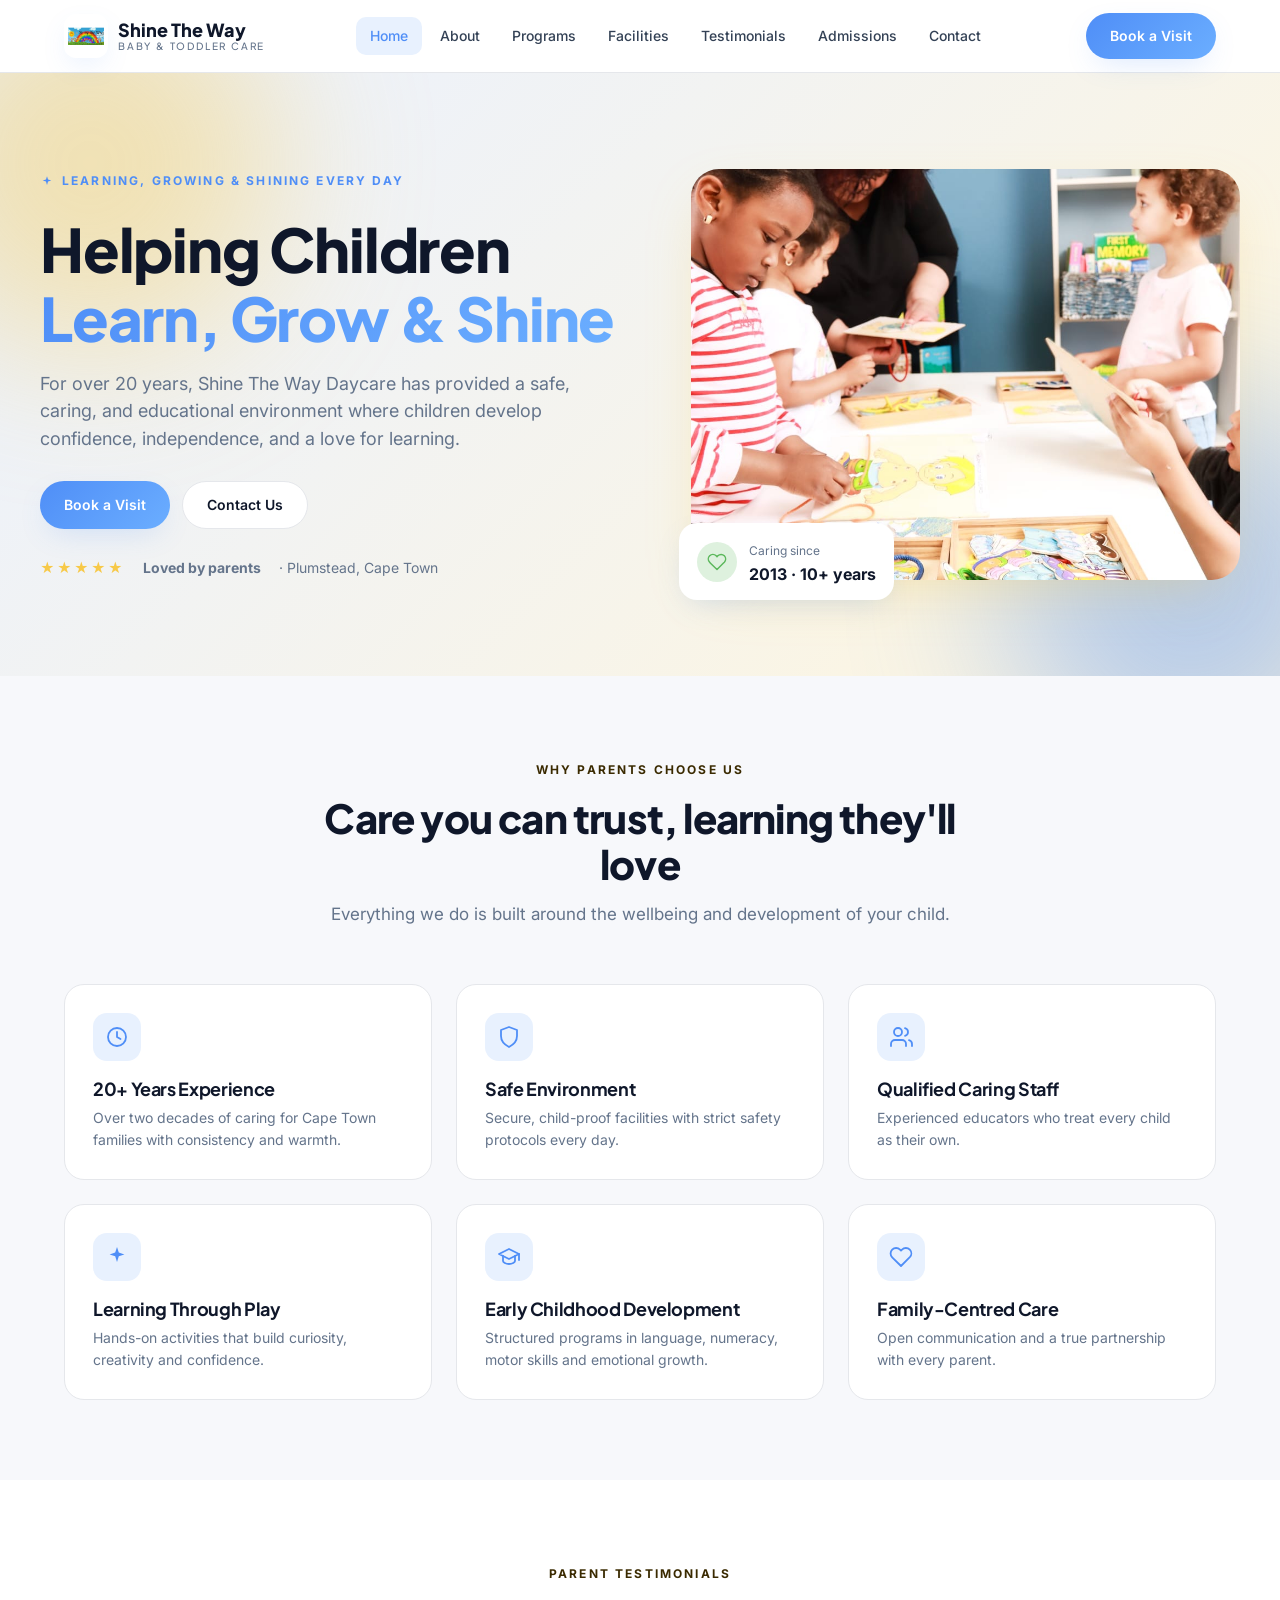
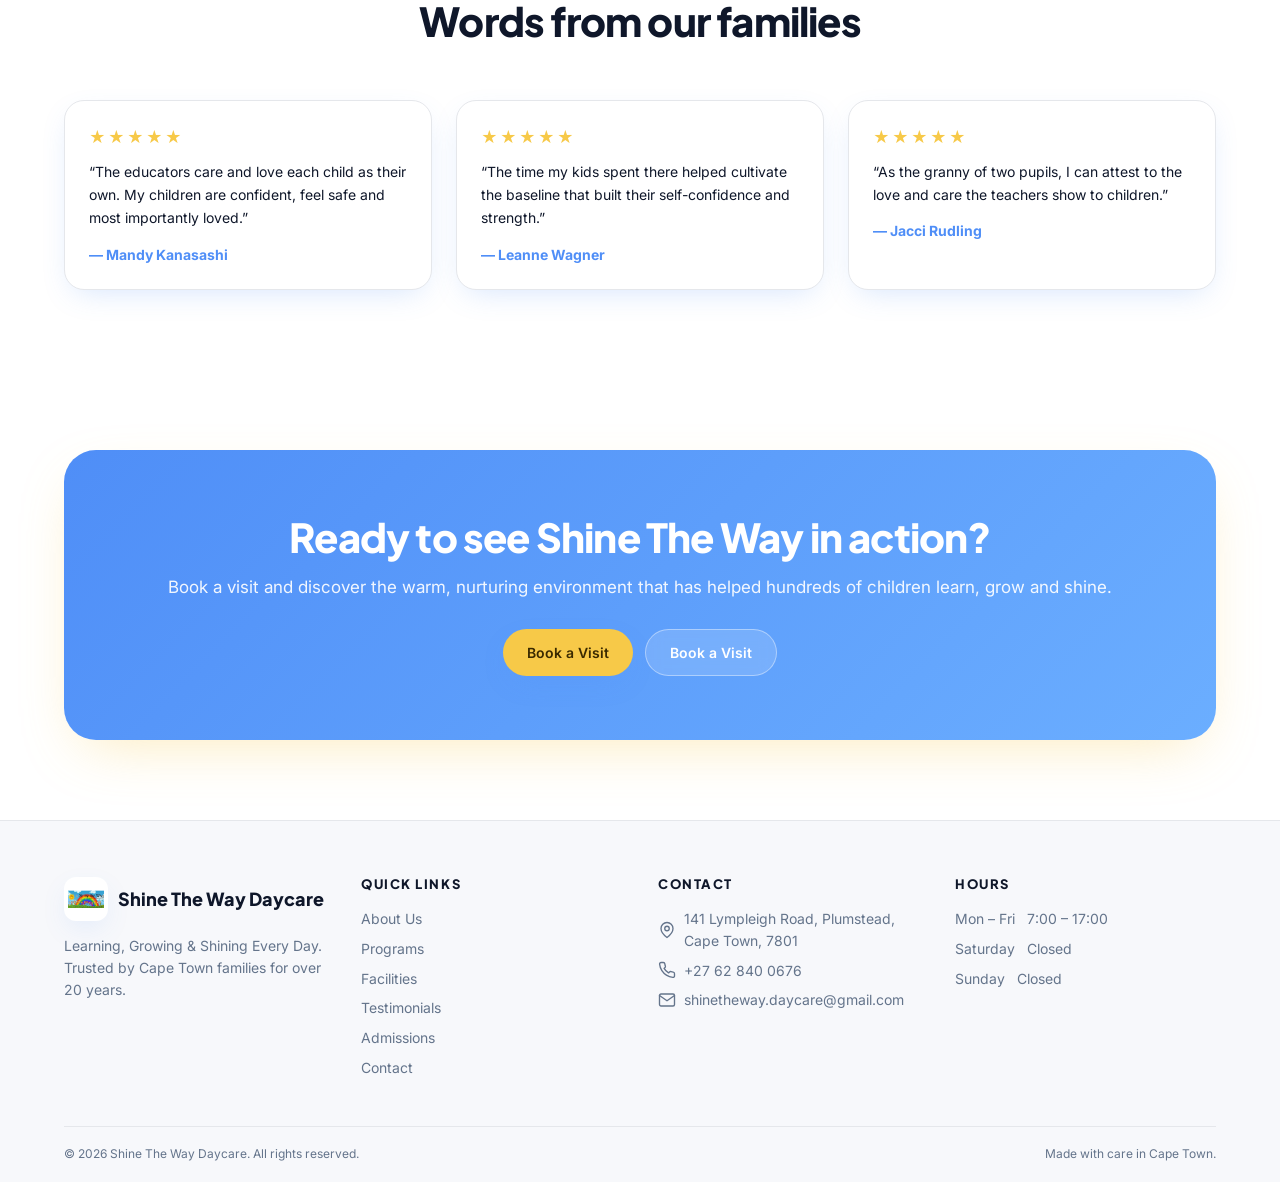
<file: index.html>
<!doctype html>
<html lang="en">
<head>
<meta charset="utf-8" />
<meta name="viewport" content="width=device-width,initial-scale=1" />
<title>Shine The Way Daycare — Learning, Growing & Shining in Cape Town</title>
<meta name="description" content="Trusted Cape Town daycare for infants, toddlers and preschoolers. 20+ years caring for children with safe spaces, qualified staff, and joyful learning." />
<link rel="icon" href="favicon.ico" />
<link rel="icon" type="image/png" sizes="32x32" href="favicon-32x32.png" />
<link rel="icon" type="image/png" sizes="16x16" href="favicon-16x16.png" />
<link rel="apple-touch-icon" href="apple-touch-icon.png" />
<link rel="preconnect" href="https://fonts.googleapis.com" />
<link rel="preconnect" href="https://fonts.gstatic.com" crossorigin />
<link href="https://fonts.googleapis.com/css2?family=Inter:wght@400;500;600;700&family=Plus+Jakarta+Sans:wght@600;700;800&display=swap" rel="stylesheet" />
<link rel="stylesheet" href="css/styles.css" />
</head>
<body>
<header class="header">
  <div class="container header-inner">
    <a href="index.html" class="brand">
      <img src="images/logo-color.png" alt="Shine The Way Daycare" />
      <span class="brand-text">Shine The Way<small>Baby &amp; Toddler Care</small></span>
    </a>
    <nav class="nav"><a href="index.html">Home</a>
<a href="about.html">About</a>
<a href="programs.html">Programs</a>
<a href="facilities.html">Facilities</a>
<a href="testimonials.html">Testimonials</a>
<a href="admissions.html">Admissions</a>
<a href="contact.html">Contact</a></nav>
    <div class="header-cta">
      <a class="btn btn-primary" href="admissions.html">Book a Visit</a>
    </div>
    <button class="menu-btn" aria-label="Toggle menu"><svg viewBox="0 0 24 24" width="20" height="20" fill="none" stroke="currentColor" stroke-width="1.8" stroke-linecap="round" stroke-linejoin="round"><line x1="3" y1="6" x2="21" y2="6"/><line x1="3" y1="12" x2="21" y2="12"/><line x1="3" y1="18" x2="21" y2="18"/></svg></button>
  </div>
  <div class="mobile-nav"><a href="index.html">Home</a>
<a href="about.html">About</a>
<a href="programs.html">Programs</a>
<a href="facilities.html">Facilities</a>
<a href="testimonials.html">Testimonials</a>
<a href="admissions.html">Admissions</a>
<a href="contact.html">Contact</a>
    <a class="btn btn-primary" href="admissions.html" style="margin-top:8px;width:100%">Book a Visit</a>
  </div>
</header>

<section class="hero">
  <div class="container hero-inner">
    <div class="reveal">
      <span class="eyebrow"><svg viewBox="0 0 24 24" width="14" height="14" fill="currentColor" stroke="none"><path d="M12 2l1.8 5.6L19.4 9.4 13.8 11.2 12 17l-1.8-5.8L4.6 9.4l5.6-1.8z"/></svg> Learning, Growing &amp; Shining Every Day</span>
      <h1>Helping Children <span class="grad">Learn, Grow &amp; Shine</span></h1>
      <p class="lead">For over 20 years, Shine The Way Daycare has provided a safe, caring, and educational environment where children develop confidence, independence, and a love for learning.</p>
      <div class="hero-actions">
        <a class="btn btn-primary" href="admissions.html">Book a Visit</a>
        <a class="btn btn-outline" href="contact.html">Contact Us</a>
      </div>
      <div class="hero-meta">
        <span class="stars">★★★★★</span>
        <strong>Loved by parents</strong> · Plumstead, Cape Town
      </div>
    </div>
    <div class="hero-img-wrap reveal">
      <img src="images/img_4.jpeg" alt="Happy children learning at Shine The Way Daycare" />
      <div class="hero-badge">
        <div class="dot"><svg viewBox="0 0 24 24" width="20" height="20" fill="none" stroke="currentColor" stroke-width="1.8" stroke-linecap="round" stroke-linejoin="round"><path d="M20.8 4.6a5.5 5.5 0 0 0-7.8 0L12 5.6l-1-1a5.5 5.5 0 0 0-7.8 7.8l1 1L12 21l7.8-7.8 1-1a5.5 5.5 0 0 0 0-7.6z"/></svg></div>
        <div><small style="color:var(--muted);font-size:12px">Caring since</small><div style="font-weight:700">2013 · 10+ years</div></div>
      </div>
    </div>
  </div>
</section>

<section class="block alt">
  <div class="container">
    <div class="section-head reveal">
      <span class="eyebrow">Why parents choose us</span>
      <h2>Care you can trust, learning they'll love</h2>
      <p>Everything we do is built around the wellbeing and development of your child.</p>
    </div>
    <div class="grid grid-3"><div class="card reveal"><div class="icon-box"><svg viewBox="0 0 24 24" width="24" height="24" fill="none" stroke="currentColor" stroke-width="1.8" stroke-linecap="round" stroke-linejoin="round"><circle cx="12" cy="12" r="9"/><path d="M12 7v5l3.5 2"/></svg></div><h3>20+ Years Experience</h3><p>Over two decades of caring for Cape Town families with consistency and warmth.</p></div>
<div class="card reveal"><div class="icon-box"><svg viewBox="0 0 24 24" width="24" height="24" fill="none" stroke="currentColor" stroke-width="1.8" stroke-linecap="round" stroke-linejoin="round"><path d="M12 2 4 5v6c0 5 3.4 8.6 8 11 4.6-2.4 8-6 8-11V5z"/></svg></div><h3>Safe Environment</h3><p>Secure, child-proof facilities with strict safety protocols every day.</p></div>
<div class="card reveal"><div class="icon-box"><svg viewBox="0 0 24 24" width="24" height="24" fill="none" stroke="currentColor" stroke-width="1.8" stroke-linecap="round" stroke-linejoin="round"><path d="M17 21v-2a4 4 0 0 0-4-4H6a4 4 0 0 0-4 4v2"/><circle cx="9" cy="7" r="4"/><path d="M23 21v-2a4 4 0 0 0-3-3.87"/><path d="M16 3.13a4 4 0 0 1 0 7.75"/></svg></div><h3>Qualified Caring Staff</h3><p>Experienced educators who treat every child as their own.</p></div>
<div class="card reveal"><div class="icon-box"><svg viewBox="0 0 24 24" width="14" height="14" fill="currentColor" stroke="none"><path d="M12 2l1.8 5.6L19.4 9.4 13.8 11.2 12 17l-1.8-5.8L4.6 9.4l5.6-1.8z"/></svg></div><h3>Learning Through Play</h3><p>Hands-on activities that build curiosity, creativity and confidence.</p></div>
<div class="card reveal"><div class="icon-box"><svg viewBox="0 0 24 24" width="24" height="24" fill="none" stroke="currentColor" stroke-width="1.8" stroke-linecap="round" stroke-linejoin="round"><path d="M2 9 12 4l10 5-10 5-10-5z"/><path d="M6 11v5c0 1.5 2.7 3 6 3s6-1.5 6-3v-5"/><path d="M22 9v6"/></svg></div><h3>Early Childhood Development</h3><p>Structured programs in language, numeracy, motor skills and emotional growth.</p></div>
<div class="card reveal"><div class="icon-box"><svg viewBox="0 0 24 24" width="24" height="24" fill="none" stroke="currentColor" stroke-width="1.8" stroke-linecap="round" stroke-linejoin="round"><path d="M20.8 4.6a5.5 5.5 0 0 0-7.8 0L12 5.6l-1-1a5.5 5.5 0 0 0-7.8 7.8l1 1L12 21l7.8-7.8 1-1a5.5 5.5 0 0 0 0-7.6z"/></svg></div><h3>Family-Centred Care</h3><p>Open communication and a true partnership with every parent.</p></div></div>
  </div>
</section>

<section class="block">
  <div class="container">
    <div class="section-head reveal">
      <span class="eyebrow">Parent Testimonials</span>
      <h2>Words from our families</h2>
    </div>
    <div class="grid grid-3">
      <figure class="quote reveal"><div class="stars">★★★★★</div><blockquote>“The educators care and love each child as their own. My children are confident, feel safe and most importantly loved.”</blockquote><cite>— Mandy Kanasashi</cite></figure><figure class="quote reveal"><div class="stars">★★★★★</div><blockquote>“The time my kids spent there helped cultivate the baseline that built their self-confidence and strength.”</blockquote><cite>— Leanne Wagner</cite></figure><figure class="quote reveal"><div class="stars">★★★★★</div><blockquote>“As the granny of two pupils, I can attest to the love and care the teachers show to children.”</blockquote><cite>— Jacci Rudling</cite></figure>
    </div>
  </div>
</section>
<section class="cta">
  <div class="container">
    <div class="cta-box reveal">
      <h2>Ready to see Shine The Way in action?</h2>
      <p>Book a visit and discover the warm, nurturing environment that has helped hundreds of children learn, grow and shine.</p>
      <div class="cta-actions">
        <a class="btn btn-accent" href="admissions.html">Book a Visit</a>
        <a class="tel-btn" href="admissions.html">Book a Visit</a>
      </div>
    </div>
  </div>
</section>
<footer>
  <div class="container">
    <div class="footer-grid">
      <div>
        <div class="brand">
          <img src="images/logo-color.png" alt="" style="width:44px;height:44px;border-radius:12px;background:#fff;padding:4px;object-fit:contain" />
          <span class="brand-text">Shine The Way Daycare</span>
        </div>
        <p style="margin-top:14px;color:var(--muted);font-size:14px">Learning, Growing &amp; Shining Every Day. Trusted by Cape Town families for over 20 years.</p>
      </div>
      <div>
        <h4>Quick Links</h4>
        <ul>
          <li><a href="about.html">About Us</a></li>
          <li><a href="programs.html">Programs</a></li>
          <li><a href="facilities.html">Facilities</a></li>
          <li><a href="testimonials.html">Testimonials</a></li>
          <li><a href="admissions.html">Admissions</a></li>
          <li><a href="contact.html">Contact</a></li>
        </ul>
      </div>
      <div>
        <h4>Contact</h4>
        <ul>
          <li><svg viewBox="0 0 24 24" width="18" height="18" fill="none" stroke="currentColor" stroke-width="1.8" stroke-linecap="round" stroke-linejoin="round"><path d="M20 10c0 6-8 12-8 12s-8-6-8-12a8 8 0 0 1 16 0z"/><circle cx="12" cy="10" r="3"/></svg> 141 Lympleigh Road, Plumstead, Cape Town, 7801</li>
          <li><svg viewBox="0 0 24 24" width="18" height="18" fill="none" stroke="currentColor" stroke-width="1.8" stroke-linecap="round" stroke-linejoin="round"><path d="M22 16.92v3a2 2 0 0 1-2.18 2 19.79 19.79 0 0 1-8.63-3.07 19.5 19.5 0 0 1-6-6 19.79 19.79 0 0 1-3.07-8.67A2 2 0 0 1 4.11 2h3a2 2 0 0 1 2 1.72c.127.96.361 1.903.7 2.81a2 2 0 0 1-.45 2.11L8.09 9.91a16 16 0 0 0 6 6l1.27-1.27a2 2 0 0 1 2.11-.45c.907.339 1.85.573 2.81.7A2 2 0 0 1 22 16.92z"/></svg> <a href="tel:+27 62 840 0676">+27 62 840 0676</a></li>
          <li><svg viewBox="0 0 24 24" width="18" height="18" fill="none" stroke="currentColor" stroke-width="1.8" stroke-linecap="round" stroke-linejoin="round"><rect x="2" y="4" width="20" height="16" rx="2"/><path d="m2 6 10 7 10-7"/></svg> <a href="mailto:shinetheway.daycare@gmail.com">shinetheway.daycare@gmail.com</a></li>
        </ul>
      </div>
      <div>
        <h4>Hours</h4>
        <ul>
          <li>Mon – Fri &nbsp; 7:00 – 17:00</li>
          <li>Saturday &nbsp; Closed</li>
          <li>Sunday &nbsp; Closed</li>
        </ul>
      </div>
    </div>
    <div class="footer-bottom">
      <span>© <span id="year"></span> Shine The Way Daycare. All rights reserved.</span>
      <span>Made with care in Cape Town.</span>
    </div>
  </div>
</footer>
<script src="js/main.js"></script>
</body></html>
</file>
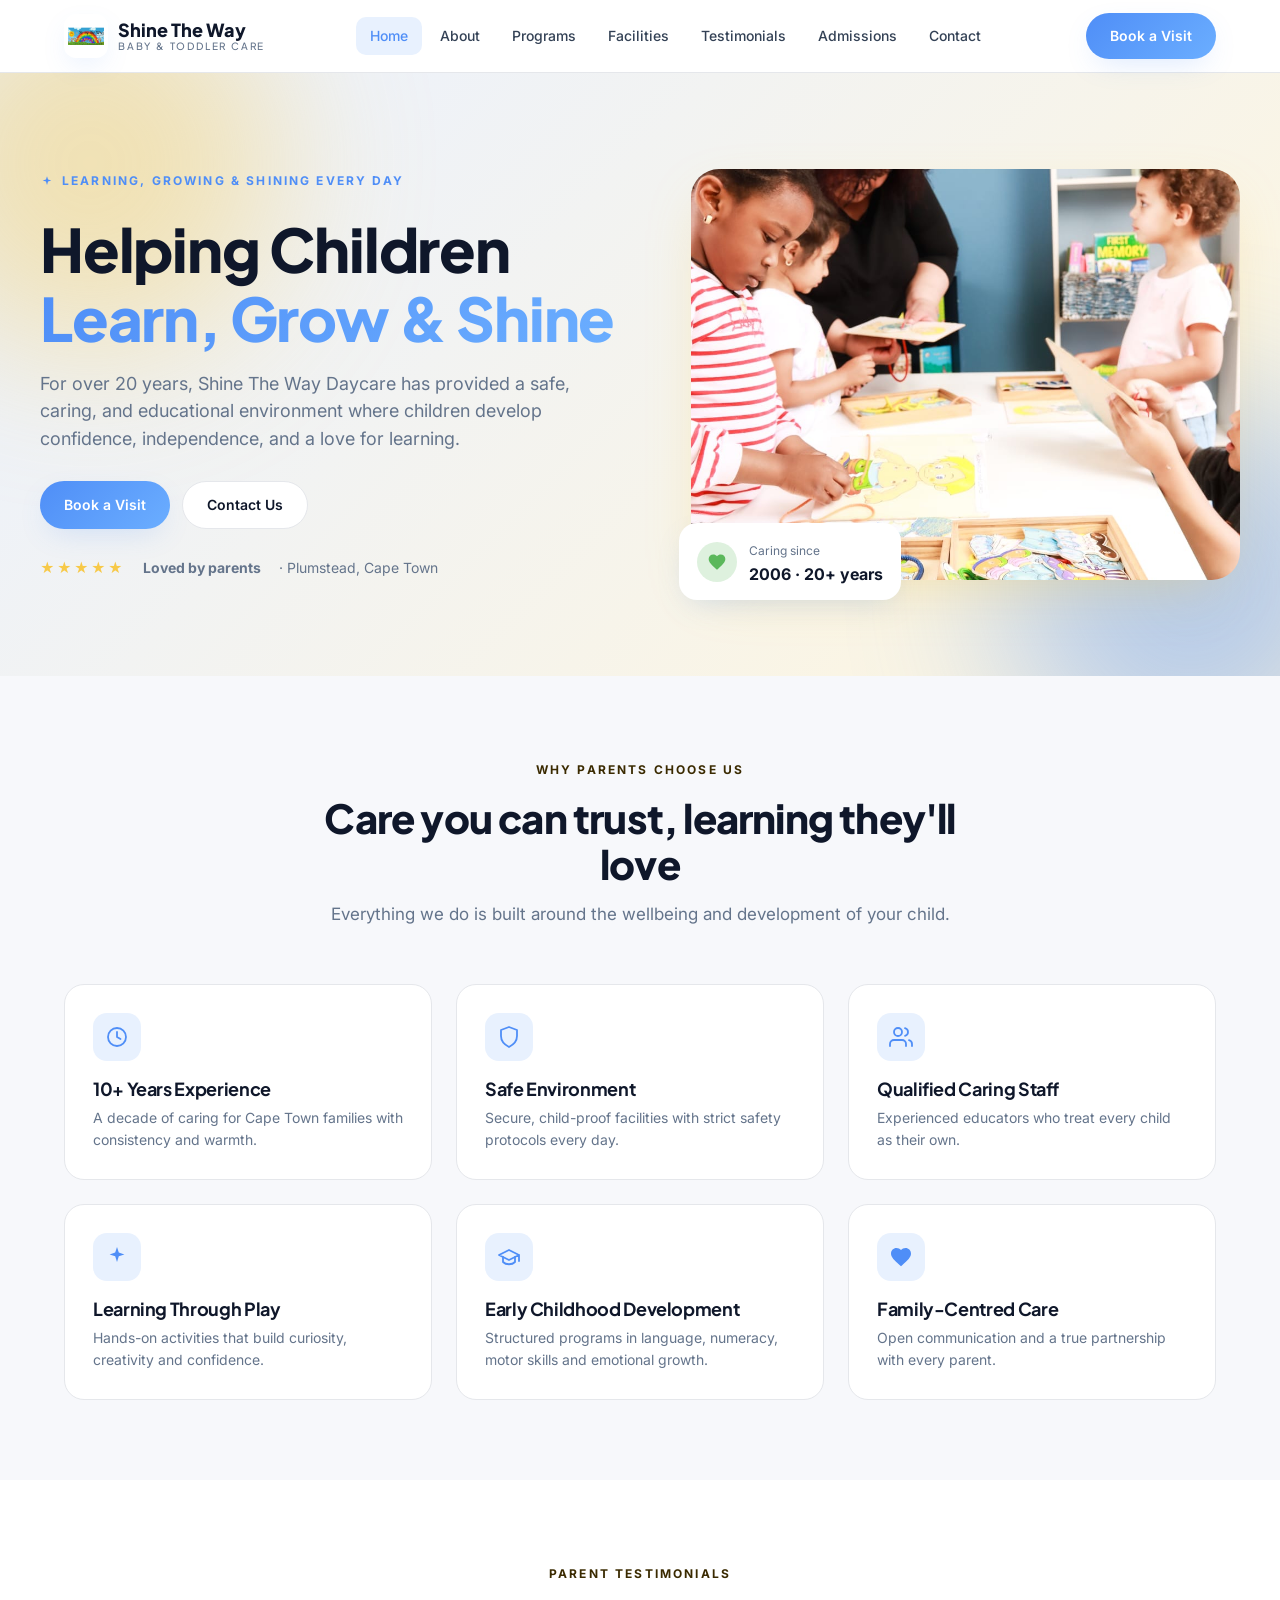
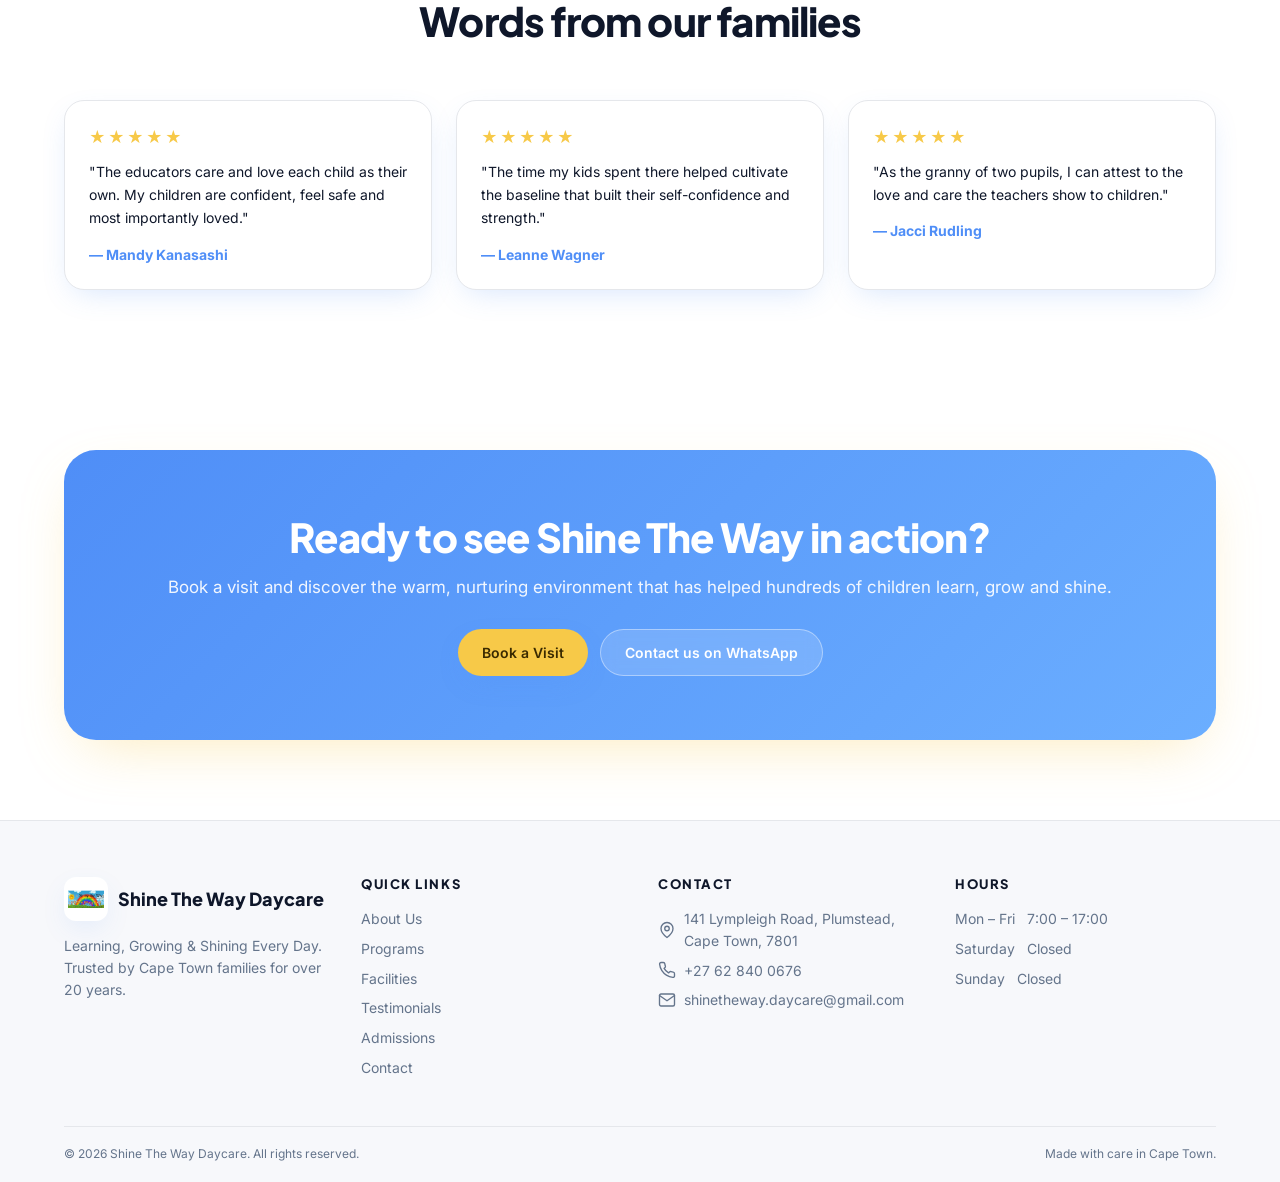
<file: shine-site/index.html>
<!doctype html>
<html lang="en">
<head>
<meta charset="utf-8" />
<meta name="viewport" content="width=device-width,initial-scale=1" />
<title>Shine The Way Daycare — Learning, Growing & Shining in Cape Town</title>
<meta name="description" content="Trusted Cape Town daycare for infants, toddlers and preschoolers. 20+ years caring for children with safe spaces, qualified staff, and joyful learning." />
<link rel="icon" href="favicon.ico" />
<link rel="icon" type="image/png" sizes="32x32" href="favicon-32x32.png" />
<link rel="icon" type="image/png" sizes="16x16" href="favicon-16x16.png" />
<link rel="apple-touch-icon" href="apple-touch-icon.png" />
<link rel="preconnect" href="https://fonts.googleapis.com" />
<link rel="preconnect" href="https://fonts.gstatic.com" crossorigin />
<link href="https://fonts.googleapis.com/css2?family=Inter:wght@400;500;600;700&family=Plus+Jakarta+Sans:wght@600;700;800&display=swap" rel="stylesheet" />
<link rel="stylesheet" href="css/styles.css" />
</head>
<body>
<header class="header">
  <div class="container header-inner">
    <a href="index.html" class="brand">
      <img src="images/logo-color.png" alt="Shine The Way Daycare" />
      <span class="brand-text">Shine The Way<small>Baby &amp; Toddler Care</small></span>
    </a>
    <nav class="nav"><a href="index.html">Home</a>
<a href="about.html">About</a>
<a href="programs.html">Programs</a>
<a href="facilities.html">Facilities</a>
<a href="testimonials.html">Testimonials</a>
<a href="admissions.html">Admissions</a>
<a href="contact.html">Contact</a></nav>
    <div class="header-cta">
      <a class="btn btn-primary" href="admissions.html">Book a Visit</a>
    </div>
    <button class="menu-btn" aria-label="Toggle menu"><svg viewBox="0 0 24 24" width="20" height="20" fill="none" stroke="currentColor" stroke-width="1.8" stroke-linecap="round" stroke-linejoin="round"><line x1="3" y1="6" x2="21" y2="6"/><line x1="3" y1="12" x2="21" y2="12"/><line x1="3" y1="18" x2="21" y2="18"/></svg></button>
  </div>
  <div class="mobile-nav"><a href="index.html">Home</a>
<a href="about.html">About</a>
<a href="programs.html">Programs</a>
<a href="facilities.html">Facilities</a>
<a href="testimonials.html">Testimonials</a>
<a href="admissions.html">Admissions</a>
<a href="contact.html">Contact</a>
    <a class="btn btn-primary" href="admissions.html" style="margin-top:8px;width:100%">Book a Visit</a>
  </div>
</header>

<section class="hero">
  <div class="container hero-inner">
    <div class="reveal">
      <span class="eyebrow"><svg viewBox="0 0 24 24" width="14" height="14" fill="currentColor" stroke="none"><path d="M12 2l1.8 5.6L19.4 9.4 13.8 11.2 12 17l-1.8-5.8L4.6 9.4l5.6-1.8z"/></svg> Learning, Growing &amp; Shining Every Day</span>
      <h1>Helping Children <span class="grad">Learn, Grow &amp; Shine</span></h1>
      <p class="lead">For over 20 years, Shine The Way Daycare has provided a safe, caring, and educational environment where children develop confidence, independence, and a love for learning.</p>
      <div class="hero-actions">
        <a class="btn btn-primary" href="admissions.html">Book a Visit</a>
        <a class="btn btn-outline" href="contact.html">Contact Us</a>
      </div>
      <div class="hero-meta">
        <span class="stars">★★★★★</span>
        <strong>Loved by parents</strong> · Plumstead, Cape Town
      </div>
    </div>
    <div class="hero-img-wrap reveal">
      <img src="images/img_4.jpeg" alt="Happy children learning at Shine The Way Daycare" />
      <div class="hero-badge">
        <div class="dot"><svg viewBox="0 0 24 24" width="22" height="22" fill="currentColor" stroke="none"><path d="M12 21.35l-1.45-1.32C5.4 15.36 2 12.28 2 8.5 2 5.42 4.42 3 7.5 3c1.74 0 3.41.81 4.5 2.09C13.09 3.81 14.76 3 16.5 3 19.58 3 22 5.42 22 8.5c0 3.78-3.4 6.86-8.55 11.54L12 21.35z"/></svg></div>
        <div><small style="color:var(--muted);font-size:12px">Caring since</small><div style="font-weight:700">2006 · 20+ years</div></div>
      </div>
    </div>
  </div>
</section>

<section class="block alt">
  <div class="container">
    <div class="section-head reveal">
      <span class="eyebrow">Why parents choose us</span>
      <h2>Care you can trust, learning they'll love</h2>
      <p>Everything we do is built around the wellbeing and development of your child.</p>
    </div>
    <div class="grid grid-3"><div class="card reveal"><div class="icon-box"><svg viewBox="0 0 24 24" width="24" height="24" fill="none" stroke="currentColor" stroke-width="1.8" stroke-linecap="round" stroke-linejoin="round"><circle cx="12" cy="12" r="9"/><path d="M12 7v5l3.5 2"/></svg></div><h3>10+ Years Experience</h3><p>A decade of caring for Cape Town families with consistency and warmth.</p></div>
<div class="card reveal"><div class="icon-box"><svg viewBox="0 0 24 24" width="24" height="24" fill="none" stroke="currentColor" stroke-width="1.8" stroke-linecap="round" stroke-linejoin="round"><path d="M12 2 4 5v6c0 5 3.4 8.6 8 11 4.6-2.4 8-6 8-11V5z"/></svg></div><h3>Safe Environment</h3><p>Secure, child-proof facilities with strict safety protocols every day.</p></div>
<div class="card reveal"><div class="icon-box"><svg viewBox="0 0 24 24" width="24" height="24" fill="none" stroke="currentColor" stroke-width="1.8" stroke-linecap="round" stroke-linejoin="round"><path d="M17 21v-2a4 4 0 0 0-4-4H5a4 4 0 0 0-4 4v2"/><circle cx="9" cy="7" r="4"/><path d="M23 21v-2a4 4 0 0 0-3-3.87"/><path d="M16 3.13a4 4 0 0 1 0 7.75"/></svg></div><h3>Qualified Caring Staff</h3><p>Experienced educators who treat every child as their own.</p></div>
<div class="card reveal"><div class="icon-box"><svg viewBox="0 0 24 24" width="24" height="24" fill="currentColor" stroke="none"><path d="M12 2l1.8 5.6L19.4 9.4 13.8 11.2 12 17l-1.8-5.8L4.6 9.4l5.6-1.8z"/></svg></div><h3>Learning Through Play</h3><p>Hands-on activities that build curiosity, creativity and confidence.</p></div>
<div class="card reveal"><div class="icon-box"><svg viewBox="0 0 24 24" width="24" height="24" fill="none" stroke="currentColor" stroke-width="1.8" stroke-linecap="round" stroke-linejoin="round"><path d="M22 10v6M2 10l10-5 10 5-10 5z"/><path d="M6 12v5c3 3 9 3 12 0v-5"/></svg></div><h3>Early Childhood Development</h3><p>Structured programs in language, numeracy, motor skills and emotional growth.</p></div>
<div class="card reveal"><div class="icon-box"><svg viewBox="0 0 24 24" width="24" height="24" fill="currentColor" stroke="none"><path d="M12 21.35l-1.45-1.32C5.4 15.36 2 12.28 2 8.5 2 5.42 4.42 3 7.5 3c1.74 0 3.41.81 4.5 2.09C13.09 3.81 14.76 3 16.5 3 19.58 3 22 5.42 22 8.5c0 3.78-3.4 6.86-8.55 11.54L12 21.35z"/></svg></div><h3>Family-Centred Care</h3><p>Open communication and a true partnership with every parent.</p></div></div>
  </div>
</section>

<section class="block">
  <div class="container">
    <div class="section-head reveal">
      <span class="eyebrow">Parent Testimonials</span>
      <h2>Words from our families</h2>
    </div>
    <div class="grid grid-3">
      <figure class="quote reveal"><div class="stars">★★★★★</div><blockquote>"The educators care and love each child as their own. My children are confident, feel safe and most importantly loved."</blockquote><cite>— Mandy Kanasashi</cite></figure><figure class="quote reveal"><div class="stars">★★★★★</div><blockquote>"The time my kids spent there helped cultivate the baseline that built their self-confidence and strength."</blockquote><cite>— Leanne Wagner</cite></figure><figure class="quote reveal"><div class="stars">★★★★★</div><blockquote>"As the granny of two pupils, I can attest to the love and care the teachers show to children."</blockquote><cite>— Jacci Rudling</cite></figure>
    </div>
  </div>
</section>
<section class="cta">
  <div class="container">
    <div class="cta-box reveal">
      <h2>Ready to see Shine The Way in action?</h2>
      <p>Book a visit and discover the warm, nurturing environment that has helped hundreds of children learn, grow and shine.</p>
      <div class="cta-actions">
        <a class="btn btn-accent" href="contact.html">Book a Visit</a>
        <a class="tel-btn" href="https://wa.me/27628400676">Contact us on WhatsApp</a>
      </div>
    </div>
  </div>
</section>
<footer>
  <div class="container">
    <div class="footer-grid">
      <div>
        <div class="brand">
          <img src="images/logo-color.png" alt="" style="width:44px;height:44px;border-radius:12px;background:#fff;padding:4px;object-fit:contain" />
          <span class="brand-text">Shine The Way Daycare</span>
        </div>
        <p style="margin-top:14px;color:var(--muted);font-size:14px">Learning, Growing &amp; Shining Every Day. Trusted by Cape Town families for over 20 years.</p>
      </div>
      <div>
        <h4>Quick Links</h4>
        <ul>
          <li><a href="about.html">About Us</a></li>
          <li><a href="programs.html">Programs</a></li>
          <li><a href="facilities.html">Facilities</a></li>
          <li><a href="testimonials.html">Testimonials</a></li>
          <li><a href="admissions.html">Admissions</a></li>
          <li><a href="contact.html">Contact</a></li>
        </ul>
      </div>
      <div>
        <h4>Contact</h4>
        <ul>
          <li><svg viewBox="0 0 24 24" width="18" height="18" fill="none" stroke="currentColor" stroke-width="1.8" stroke-linecap="round" stroke-linejoin="round"><path d="M20 10c0 6-8 12-8 12s-8-6-8-12a8 8 0 0 1 16 0z"/><circle cx="12" cy="10" r="3"/></svg> 141 Lympleigh Road, Plumstead, Cape Town, 7801</li>
          <li><svg viewBox="0 0 24 24" width="18" height="18" fill="none" stroke="currentColor" stroke-width="1.8" stroke-linecap="round" stroke-linejoin="round"><path d="M22 16.92v3a2 2 0 0 1-2.18 2 19.79 19.79 0 0 1-8.63-3.07 19.5 19.5 0 0 1-6-6 19.79 19.79 0 0 1-3.07-8.67A2 2 0 0 1 4.11 2h3a2 2 0 0 1 2 1.72c.127.96.361 1.903.7 2.81a2 2 0 0 1-.45 2.11L8.09 9.91a16 16 0 0 0 6 6l1.27-1.27a2 2 0 0 1 2.11-.45c.907.339 1.85.573 2.81.7A2 2 0 0 1 22 16.92z"/></svg> <a href="tel:+27 62 840 0676">+27 62 840 0676</a></li>
          <li><svg viewBox="0 0 24 24" width="18" height="18" fill="none" stroke="currentColor" stroke-width="1.8" stroke-linecap="round" stroke-linejoin="round"><rect x="2" y="4" width="20" height="16" rx="2"/><path d="m2 6 10 7 10-7"/></svg> <a href="mailto:shinetheway.daycare@gmail.com">shinetheway.daycare@gmail.com</a></li>
        </ul>
      </div>
      <div>
        <h4>Hours</h4>
        <ul>
          <li>Mon – Fri &nbsp; 7:00 – 17:00</li>
          <li>Saturday &nbsp; Closed</li>
          <li>Sunday &nbsp; Closed</li>
        </ul>
      </div>
    </div>
    <div class="footer-bottom">
      <span>© <span id="year"></span> Shine The Way Daycare. All rights reserved.</span>
      <span>Made with care in Cape Town.</span>
    </div>
  </div>
</footer>
<script src="js/main.js"></script>
</body></html>
</file>
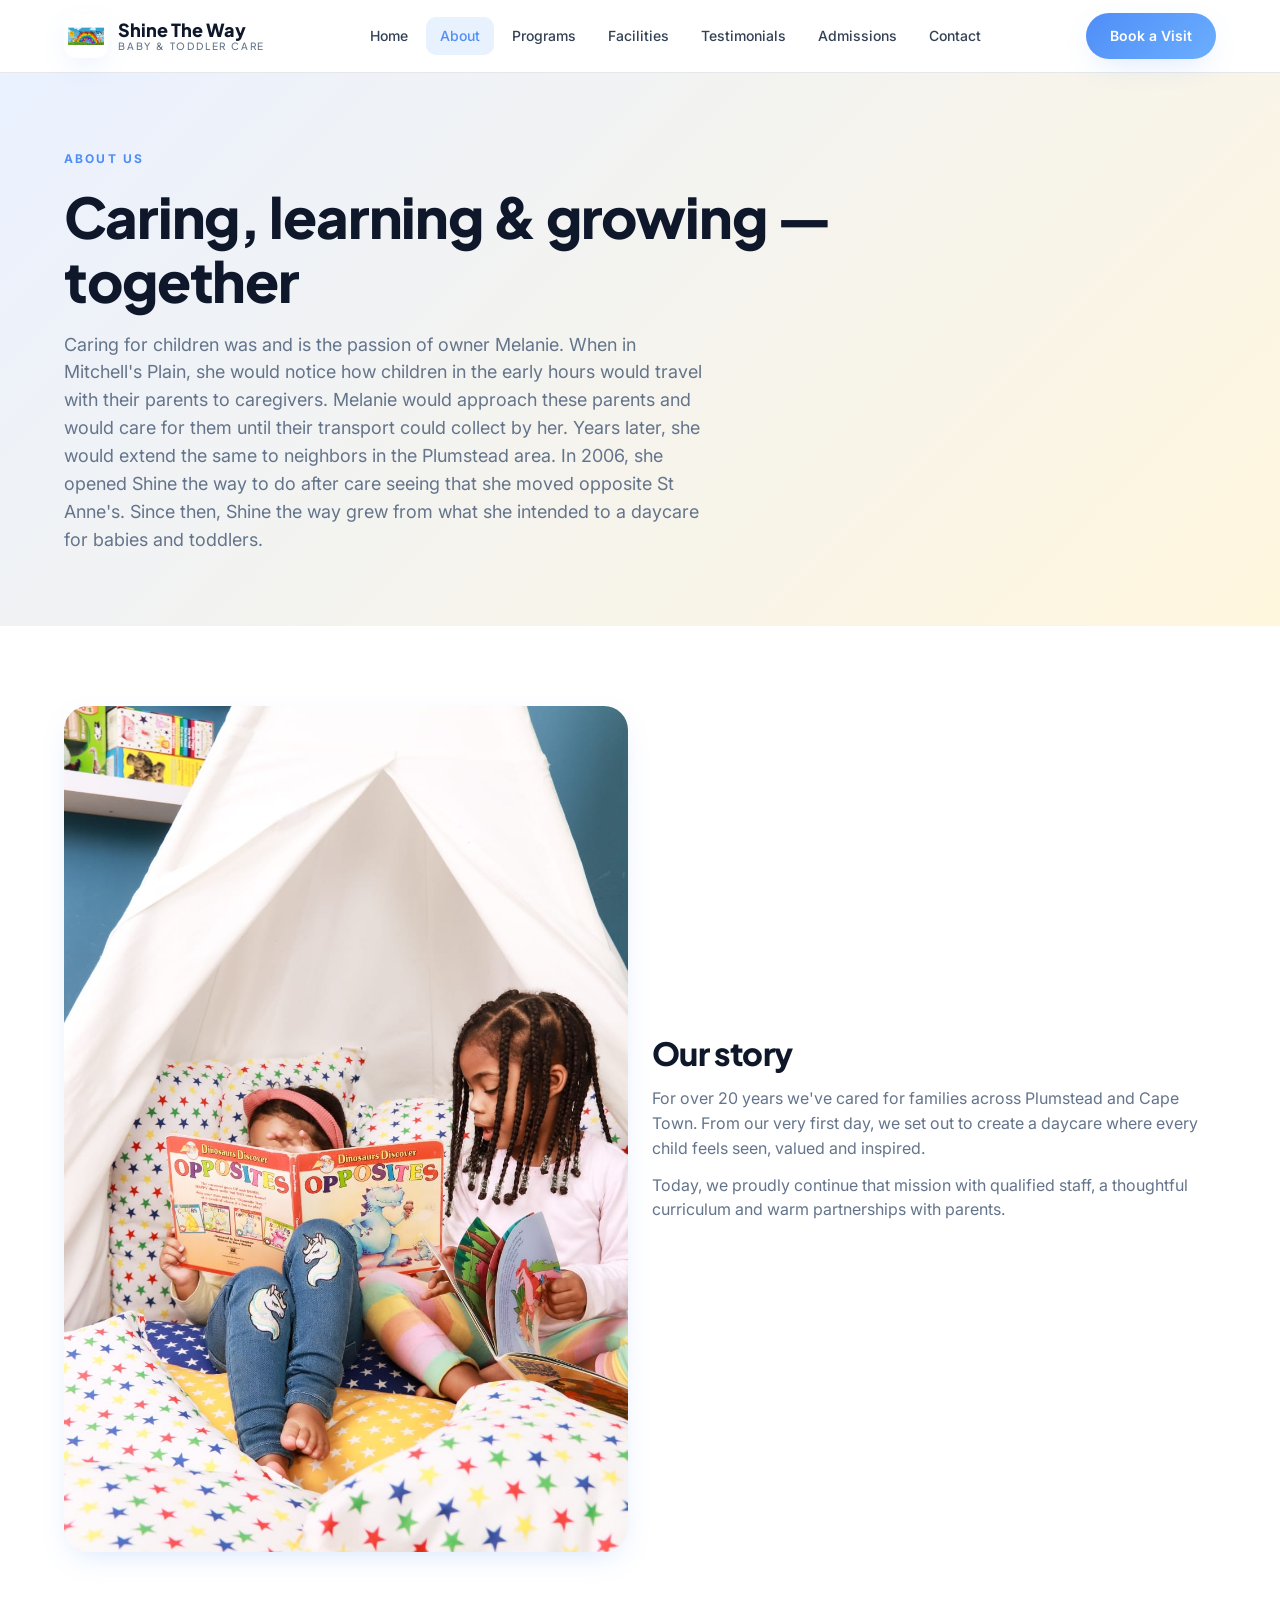
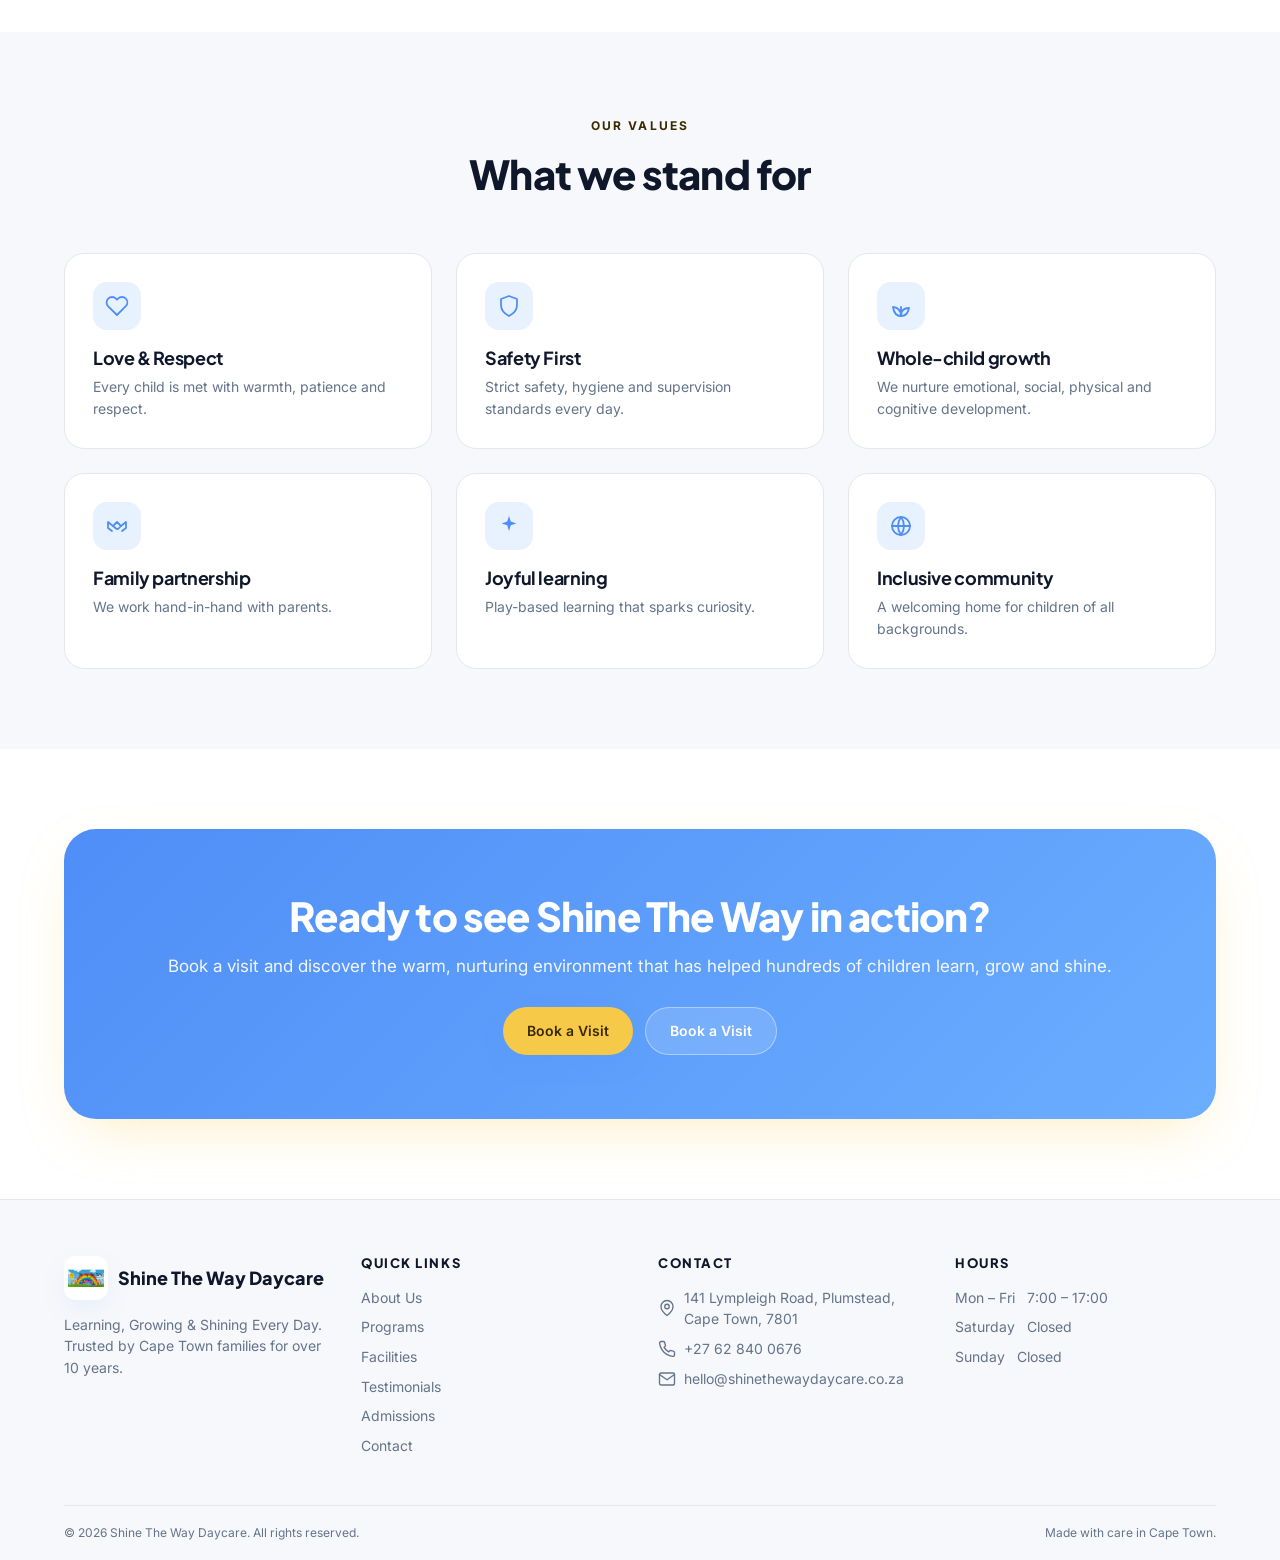
<file: about.html>
<!doctype html>
<html lang="en">
<head>
<meta charset="utf-8" />
<meta name="viewport" content="width=device-width,initial-scale=1" />
<title>About Us | Shine The Way Daycare</title>
<meta name="description" content="Meet Shine The Way Daycare — over a decade of caring for Cape Town's children with a values-led, family-centred approach." />
<link rel="icon" href="favicon.ico" />
<link rel="icon" type="image/png" sizes="32x32" href="favicon-32x32.png" />
<link rel="icon" type="image/png" sizes="16x16" href="favicon-16x16.png" />
<link rel="apple-touch-icon" href="apple-touch-icon.png" />
<link rel="preconnect" href="https://fonts.googleapis.com" />
<link rel="preconnect" href="https://fonts.gstatic.com" crossorigin />
<link href="https://fonts.googleapis.com/css2?family=Inter:wght@400;500;600;700&family=Plus+Jakarta+Sans:wght@600;700;800&display=swap" rel="stylesheet" />
<link rel="stylesheet" href="css/styles.css" />
</head>
<body>
<header class="header">
  <div class="container header-inner">
    <a href="index.html" class="brand">
      <img src="images/logo-color.png" alt="Shine The Way Daycare" />
      <span class="brand-text">Shine The Way<small>Baby &amp; Toddler Care</small></span>
    </a>
    <nav class="nav"><a href="index.html">Home</a>
<a href="about.html">About</a>
<a href="programs.html">Programs</a>
<a href="facilities.html">Facilities</a>
<a href="testimonials.html">Testimonials</a>
<a href="admissions.html">Admissions</a>
<a href="contact.html">Contact</a></nav>
    <div class="header-cta">
      <a class="btn btn-primary" href="admissions.html">Book a Visit</a>
    </div>
    <button class="menu-btn" aria-label="Toggle menu"><svg viewBox="0 0 24 24" width="20" height="20" fill="none" stroke="currentColor" stroke-width="1.8" stroke-linecap="round" stroke-linejoin="round"><line x1="3" y1="6" x2="21" y2="6"/><line x1="3" y1="12" x2="21" y2="12"/><line x1="3" y1="18" x2="21" y2="18"/></svg></button>
  </div>
  <div class="mobile-nav"><a href="index.html">Home</a>
<a href="about.html">About</a>
<a href="programs.html">Programs</a>
<a href="facilities.html">Facilities</a>
<a href="testimonials.html">Testimonials</a>
<a href="admissions.html">Admissions</a>
<a href="contact.html">Contact</a>
    <a class="btn btn-primary" href="admissions.html" style="margin-top:8px;width:100%">Book a Visit</a>
  </div>
</header>
<section class="page-hero">
  <div class="container reveal">
    <span class="eyebrow">About Us</span>
    <h1 style="margin-top:14px">Caring, learning &amp; growing — together</h1>
    <p>Caring for children was and is the passion of owner Melanie.
When in Mitchell's Plain, she would notice how children in the early hours would travel with their parents to caregivers. Melanie would approach these parents and would care for them until their transport could collect by her. Years later, she would extend the same to neighbors in the Plumstead area.
In 2006, she opened Shine the way to do after care seeing that she moved opposite St Anne's. Since then, Shine the way grew from what she intended to a daycare for babies and toddlers.</p>
  </div>
</section>

<section class="block">
  <div class="container grid grid-2" style="align-items:center">
    <img src="images/img_2.jpeg" alt="Reading time" style="border-radius:24px;box-shadow:var(--shadow-soft);width:100%" class="reveal" />
    <div class="reveal">
      <h2 style="font-size:32px;font-weight:800">Our story</h2>
      <p style="margin-top:14px;color:var(--muted)">For over 20 years we've cared for families across Plumstead and Cape Town. From our very first day, we set out to create a daycare where every child feels seen, valued and inspired.</p>
      <p style="margin-top:12px;color:var(--muted)">Today, we proudly continue that mission with qualified staff, a thoughtful curriculum and warm partnerships with parents.</p>
    </div>
  </div>
</section>
<section class="block alt">
  <div class="container">
    <div class="section-head reveal">
      <span class="eyebrow">Our values</span>
      <h2>What we stand for</h2>
    </div>
    <div class="grid grid-3"><div class="card reveal"><div class="icon-box"><svg viewBox="0 0 24 24" width="24" height="24" fill="none" stroke="currentColor" stroke-width="1.8" stroke-linecap="round" stroke-linejoin="round"><path d="M20.8 4.6a5.5 5.5 0 0 0-7.8 0L12 5.6l-1-1a5.5 5.5 0 0 0-7.8 7.8l1 1L12 21l7.8-7.8 1-1a5.5 5.5 0 0 0 0-7.6z"/></svg></div><h3>Love &amp; Respect</h3><p>Every child is met with warmth, patience and respect.</p></div>
<div class="card reveal"><div class="icon-box"><svg viewBox="0 0 24 24" width="24" height="24" fill="none" stroke="currentColor" stroke-width="1.8" stroke-linecap="round" stroke-linejoin="round"><path d="M12 2 4 5v6c0 5 3.4 8.6 8 11 4.6-2.4 8-6 8-11V5z"/></svg></div><h3>Safety First</h3><p>Strict safety, hygiene and supervision standards every day.</p></div>
<div class="card reveal"><div class="icon-box"><svg viewBox="0 0 24 24" width="24" height="24" fill="none" stroke="currentColor" stroke-width="1.8" stroke-linecap="round" stroke-linejoin="round"><path d="M12 22c0-6 4-8 8-8-1 6-4 8-8 8z"/><path d="M12 22c0-6-4-9-8-9 1 7 4 9 8 9z"/><path d="M12 13V22"/></svg></div><h3>Whole-child growth</h3><p>We nurture emotional, social, physical and cognitive development.</p></div>
<div class="card reveal"><div class="icon-box"><svg viewBox="0 0 24 24" width="24" height="24" fill="none" stroke="currentColor" stroke-width="1.8" stroke-linecap="round" stroke-linejoin="round"><path d="M8 12 3 8v6l4 3"/><path d="M16 12l5-4v6l-4 3"/><path d="M8 12l3 2.5a2 2 0 0 0 2.6 0L16 12"/><path d="M9 11l3-3 3 3"/></svg></div><h3>Family partnership</h3><p>We work hand-in-hand with parents.</p></div>
<div class="card reveal"><div class="icon-box"><svg viewBox="0 0 24 24" width="14" height="14" fill="currentColor" stroke="none"><path d="M12 2l1.8 5.6L19.4 9.4 13.8 11.2 12 17l-1.8-5.8L4.6 9.4l5.6-1.8z"/></svg></div><h3>Joyful learning</h3><p>Play-based learning that sparks curiosity.</p></div>
<div class="card reveal"><div class="icon-box"><svg viewBox="0 0 24 24" width="24" height="24" fill="none" stroke="currentColor" stroke-width="1.8" stroke-linecap="round" stroke-linejoin="round"><circle cx="12" cy="12" r="9"/><path d="M3 12h18"/><path d="M12 3a15 15 0 0 1 0 18 15 15 0 0 1 0-18z"/></svg></div><h3>Inclusive community</h3><p>A welcoming home for children of all backgrounds.</p></div></div>
  </div>
</section>
<section class="cta">
  <div class="container">
    <div class="cta-box reveal">
      <h2>Ready to see Shine The Way in action?</h2>
      <p>Book a visit and discover the warm, nurturing environment that has helped hundreds of children learn, grow and shine.</p>
      <div class="cta-actions">
        <a class="btn btn-accent" href="admissions.html">Book a Visit</a>
        <a class="tel-btn" href="admissions.html">Book a Visit</a>
      </div>
    </div>
  </div>
</section>
<footer>
  <div class="container">
    <div class="footer-grid">
      <div>
        <div class="brand">
          <img src="images/logo-color.png" alt="" style="width:44px;height:44px;border-radius:12px;background:#fff;padding:4px;object-fit:contain" />
          <span class="brand-text">Shine The Way Daycare</span>
        </div>
        <p style="margin-top:14px;color:var(--muted);font-size:14px">Learning, Growing &amp; Shining Every Day. Trusted by Cape Town families for over 10 years.</p>
      </div>
      <div>
        <h4>Quick Links</h4>
        <ul>
          <li><a href="about.html">About Us</a></li>
          <li><a href="programs.html">Programs</a></li>
          <li><a href="facilities.html">Facilities</a></li>
          <li><a href="testimonials.html">Testimonials</a></li>
          <li><a href="admissions.html">Admissions</a></li>
          <li><a href="contact.html">Contact</a></li>
        </ul>
      </div>
      <div>
        <h4>Contact</h4>
        <ul>
          <li><svg viewBox="0 0 24 24" width="18" height="18" fill="none" stroke="currentColor" stroke-width="1.8" stroke-linecap="round" stroke-linejoin="round"><path d="M20 10c0 6-8 12-8 12s-8-6-8-12a8 8 0 0 1 16 0z"/><circle cx="12" cy="10" r="3"/></svg> 141 Lympleigh Road, Plumstead, Cape Town, 7801</li>
          <li><svg viewBox="0 0 24 24" width="18" height="18" fill="none" stroke="currentColor" stroke-width="1.8" stroke-linecap="round" stroke-linejoin="round"><path d="M22 16.92v3a2 2 0 0 1-2.18 2 19.79 19.79 0 0 1-8.63-3.07 19.5 19.5 0 0 1-6-6 19.79 19.79 0 0 1-3.07-8.67A2 2 0 0 1 4.11 2h3a2 2 0 0 1 2 1.72c.127.96.361 1.903.7 2.81a2 2 0 0 1-.45 2.11L8.09 9.91a16 16 0 0 0 6 6l1.27-1.27a2 2 0 0 1 2.11-.45c.907.339 1.85.573 2.81.7A2 2 0 0 1 22 16.92z"/></svg> <a href="tel:+27 62 840 0676">+27 62 840 0676</a></li>
          <li><svg viewBox="0 0 24 24" width="18" height="18" fill="none" stroke="currentColor" stroke-width="1.8" stroke-linecap="round" stroke-linejoin="round"><rect x="2" y="4" width="20" height="16" rx="2"/><path d="m2 6 10 7 10-7"/></svg> <a href="mailto:hello@shinethewaydaycare.co.za">hello@shinethewaydaycare.co.za</a></li>
        </ul>
      </div>
      <div>
        <h4>Hours</h4>
        <ul>
          <li>Mon – Fri &nbsp; 7:00 – 17:00</li>
          <li>Saturday &nbsp; Closed</li>
          <li>Sunday &nbsp; Closed</li>
        </ul>
      </div>
    </div>
    <div class="footer-bottom">
      <span>© <span id="year"></span> Shine The Way Daycare. All rights reserved.</span>
      <span>Made with care in Cape Town.</span>
    </div>
  </div>
</footer>
<script src="js/main.js"></script>
</body></html>
</file>
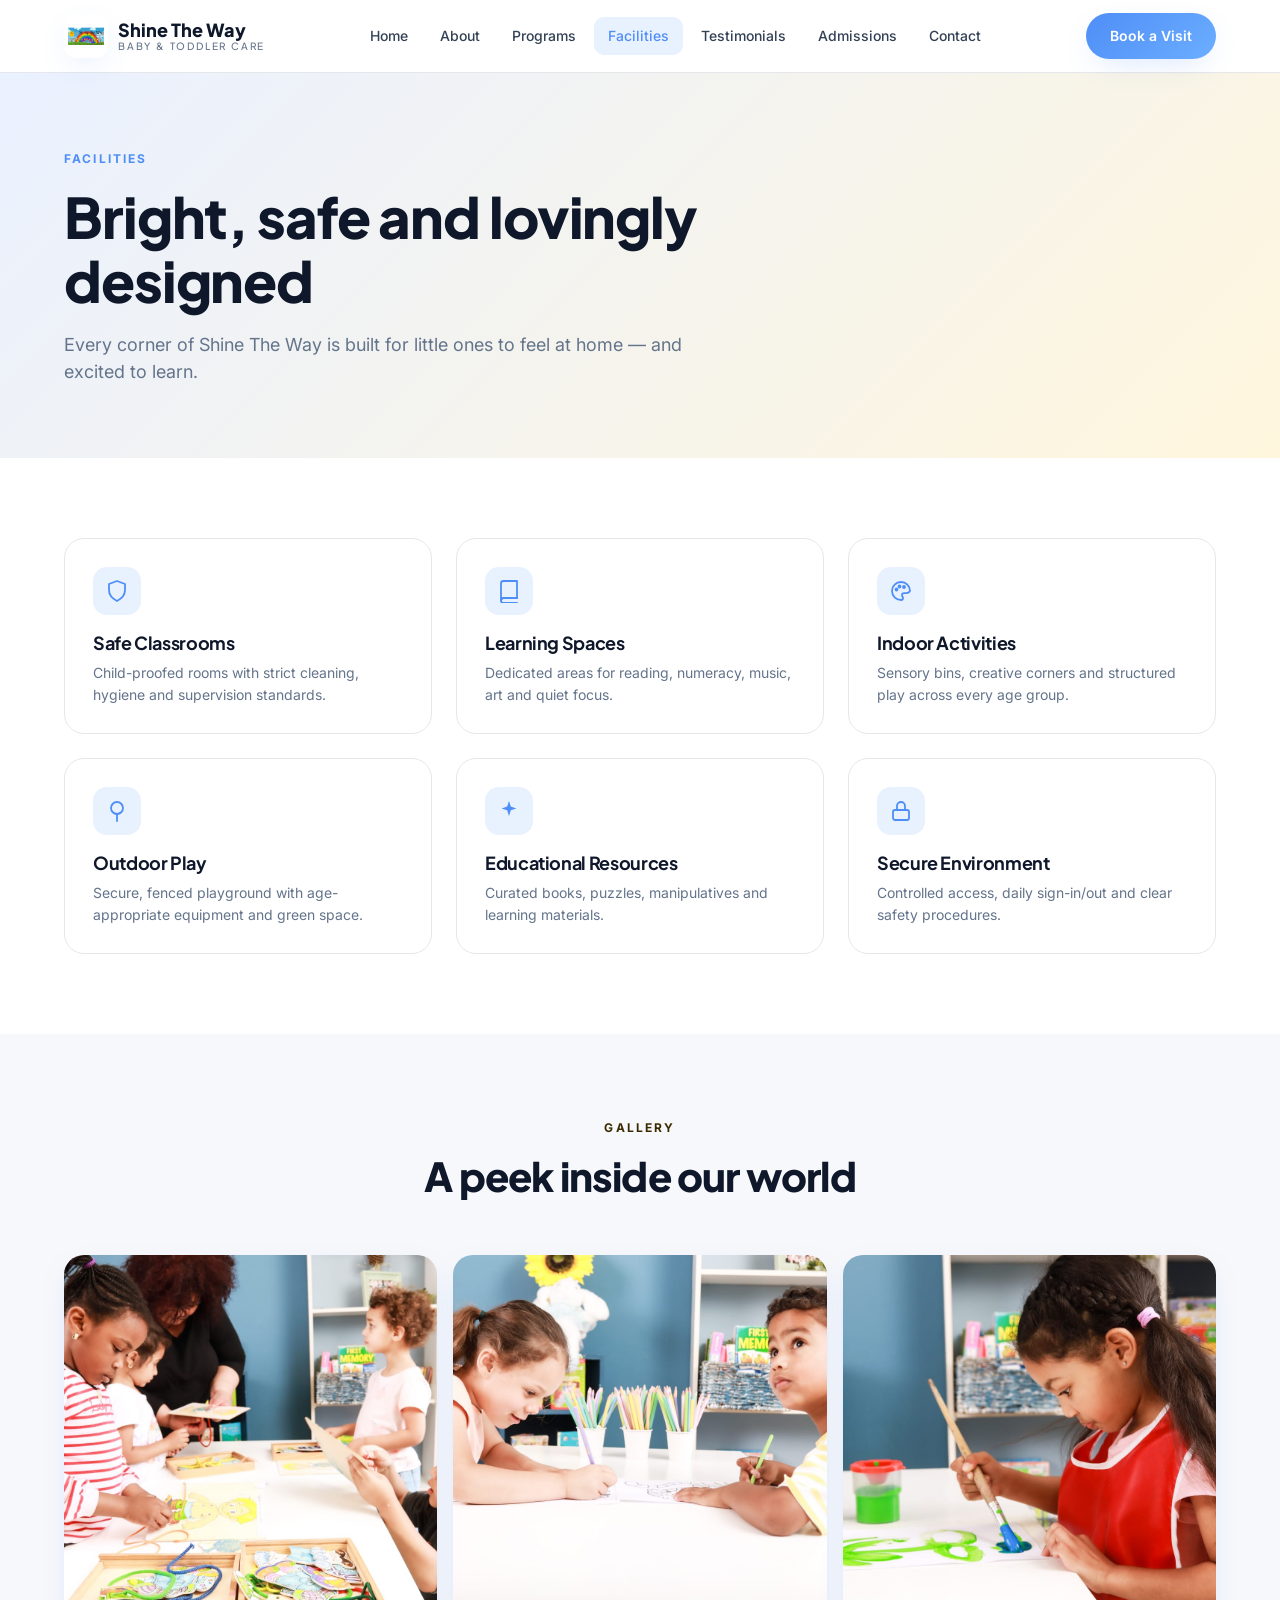
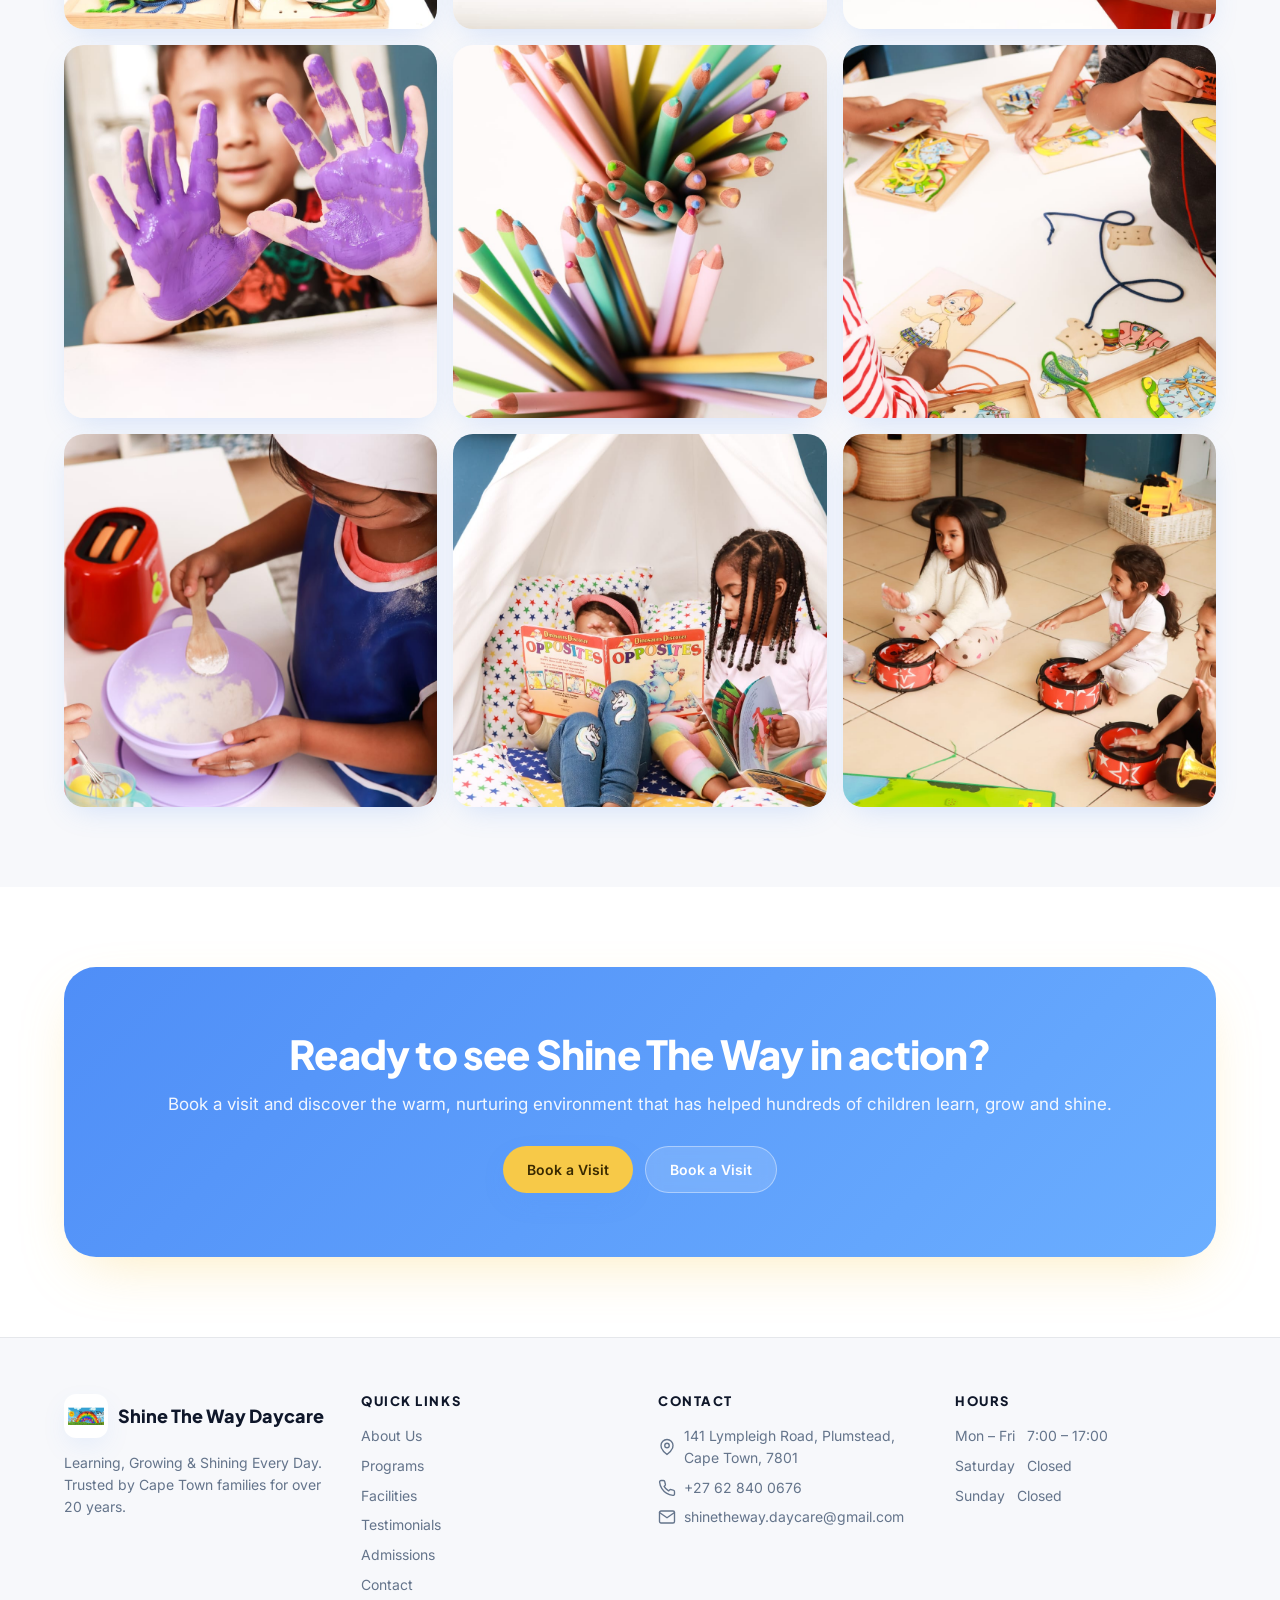
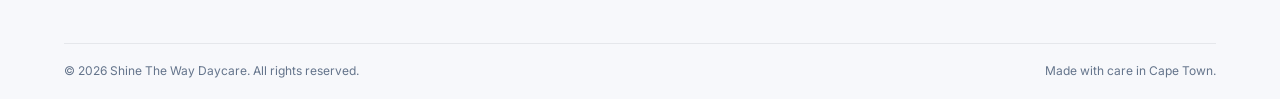
<file: facilities.html>
<!doctype html>
<html lang="en">
<head>
<meta charset="utf-8" />
<meta name="viewport" content="width=device-width,initial-scale=1" />
<title>Facilities | Shine The Way Daycare</title>
<meta name="description" content="Take a tour of our safe classrooms, learning spaces, indoor activity areas and outdoor playground." />
<link rel="icon" href="favicon.ico" />
<link rel="icon" type="image/png" sizes="32x32" href="favicon-32x32.png" />
<link rel="icon" type="image/png" sizes="16x16" href="favicon-16x16.png" />
<link rel="apple-touch-icon" href="apple-touch-icon.png" />
<link rel="preconnect" href="https://fonts.googleapis.com" />
<link rel="preconnect" href="https://fonts.gstatic.com" crossorigin />
<link href="https://fonts.googleapis.com/css2?family=Inter:wght@400;500;600;700&family=Plus+Jakarta+Sans:wght@600;700;800&display=swap" rel="stylesheet" />
<link rel="stylesheet" href="css/styles.css" />
</head>
<body>
<header class="header">
  <div class="container header-inner">
    <a href="index.html" class="brand">
      <img src="images/logo-color.png" alt="Shine The Way Daycare" />
      <span class="brand-text">Shine The Way<small>Baby &amp; Toddler Care</small></span>
    </a>
    <nav class="nav"><a href="index.html">Home</a>
<a href="about.html">About</a>
<a href="programs.html">Programs</a>
<a href="facilities.html">Facilities</a>
<a href="testimonials.html">Testimonials</a>
<a href="admissions.html">Admissions</a>
<a href="contact.html">Contact</a></nav>
    <div class="header-cta">
      <a class="btn btn-primary" href="admissions.html">Book a Visit</a>
    </div>
    <button class="menu-btn" aria-label="Toggle menu"><svg viewBox="0 0 24 24" width="20" height="20" fill="none" stroke="currentColor" stroke-width="1.8" stroke-linecap="round" stroke-linejoin="round"><line x1="3" y1="6" x2="21" y2="6"/><line x1="3" y1="12" x2="21" y2="12"/><line x1="3" y1="18" x2="21" y2="18"/></svg></button>
  </div>
  <div class="mobile-nav"><a href="index.html">Home</a>
<a href="about.html">About</a>
<a href="programs.html">Programs</a>
<a href="facilities.html">Facilities</a>
<a href="testimonials.html">Testimonials</a>
<a href="admissions.html">Admissions</a>
<a href="contact.html">Contact</a>
    <a class="btn btn-primary" href="admissions.html" style="margin-top:8px;width:100%">Book a Visit</a>
  </div>
</header>
<section class="page-hero">
  <div class="container reveal">
    <span class="eyebrow">Facilities</span>
    <h1 style="margin-top:14px">Bright, safe and lovingly designed</h1>
    <p>Every corner of Shine The Way is built for little ones to feel at home — and excited to learn.</p>
  </div>
</section>

<section class="block"><div class="container"><div class="grid grid-3"><div class="card reveal"><div class="icon-box"><svg viewBox="0 0 24 24" width="24" height="24" fill="none" stroke="currentColor" stroke-width="1.8" stroke-linecap="round" stroke-linejoin="round"><path d="M12 2 4 5v6c0 5 3.4 8.6 8 11 4.6-2.4 8-6 8-11V5z"/></svg></div><h3>Safe Classrooms</h3><p>Child-proofed rooms with strict cleaning, hygiene and supervision standards.</p></div>
<div class="card reveal"><div class="icon-box"><svg viewBox="0 0 24 24" width="24" height="24" fill="none" stroke="currentColor" stroke-width="1.8" stroke-linecap="round" stroke-linejoin="round"><path d="M4 4.5A2.5 2.5 0 0 1 6.5 2H20v17H6.5A2.5 2.5 0 0 0 4 21.5v-17z"/><path d="M20 19H6.5a2.5 2.5 0 0 0 0 5H20"/></svg></div><h3>Learning Spaces</h3><p>Dedicated areas for reading, numeracy, music, art and quiet focus.</p></div>
<div class="card reveal"><div class="icon-box"><svg viewBox="0 0 24 24" width="24" height="24" fill="none" stroke="currentColor" stroke-width="1.8" stroke-linecap="round" stroke-linejoin="round"><path d="M12 3a9 9 0 1 0 0 18c1.1 0 2-.9 2-2 0-.6-.2-1-.5-1.4-.3-.4-.5-.8-.5-1.4 0-1.1.9-2 2-2h2.2A4.3 4.3 0 0 0 21 12c0-5-4-9-9-9z"/><circle cx="7.5" cy="10.5" r="1"/><circle cx="10.5" cy="7.5" r="1"/><circle cx="15" cy="8" r="1"/></svg></div><h3>Indoor Activities</h3><p>Sensory bins, creative corners and structured play across every age group.</p></div>
<div class="card reveal"><div class="icon-box"><svg viewBox="0 0 24 24" width="24" height="24" fill="none" stroke="currentColor" stroke-width="1.8" stroke-linecap="round" stroke-linejoin="round"><circle cx="12" cy="9" r="6"/><line x1="12" y1="15" x2="12" y2="22"/></svg></div><h3>Outdoor Play</h3><p>Secure, fenced playground with age-appropriate equipment and green space.</p></div>
<div class="card reveal"><div class="icon-box"><svg viewBox="0 0 24 24" width="14" height="14" fill="currentColor" stroke="none"><path d="M12 2l1.8 5.6L19.4 9.4 13.8 11.2 12 17l-1.8-5.8L4.6 9.4l5.6-1.8z"/></svg></div><h3>Educational Resources</h3><p>Curated books, puzzles, manipulatives and learning materials.</p></div>
<div class="card reveal"><div class="icon-box"><svg viewBox="0 0 24 24" width="24" height="24" fill="none" stroke="currentColor" stroke-width="1.8" stroke-linecap="round" stroke-linejoin="round"><rect x="4" y="11" width="16" height="10" rx="2"/><path d="M8 11V7a4 4 0 0 1 8 0v4"/></svg></div><h3>Secure Environment</h3><p>Controlled access, daily sign-in/out and clear safety procedures.</p></div></div></div></section>
<section class="block alt">
  <div class="container">
    <div class="section-head reveal"><span class="eyebrow">Gallery</span><h2>A peek inside our world</h2></div>
    <div class="gallery">
      <img src="images/img_4.jpeg" alt="Children doing puzzles with teacher" loading="lazy" class="reveal" /><img src="images/img_6.jpeg" alt="Drawing together" loading="lazy" class="reveal" /><img src="images/img_7.jpeg" alt="Watercolour painting" loading="lazy" class="reveal" /><img src="images/img_9.jpeg" alt="Painted hands" loading="lazy" class="reveal" /><img src="images/img_8.jpeg" alt="Pastel pencils" loading="lazy" class="reveal" /><img src="images/img_10.jpeg" alt="Wooden lacing puzzles" loading="lazy" class="reveal" /><img src="images/img_11.jpeg" alt="Pretend-play cooking" loading="lazy" class="reveal" /><img src="images/img_2.jpeg" alt="Reading corner" loading="lazy" class="reveal" /><img src="images/img_5.jpeg" alt="Music &amp; movement" loading="lazy" class="reveal" />
    </div>
  </div>
</section>
<section class="cta">
  <div class="container">
    <div class="cta-box reveal">
      <h2>Ready to see Shine The Way in action?</h2>
      <p>Book a visit and discover the warm, nurturing environment that has helped hundreds of children learn, grow and shine.</p>
      <div class="cta-actions">
        <a class="btn btn-accent" href="admissions.html">Book a Visit</a>
        <a class="tel-btn" href="admissions.html">Book a Visit</a>
      </div>
    </div>
  </div>
</section>
<footer>
  <div class="container">
    <div class="footer-grid">
      <div>
        <div class="brand">
          <img src="images/logo-color.png" alt="" style="width:44px;height:44px;border-radius:12px;background:#fff;padding:4px;object-fit:contain" />
          <span class="brand-text">Shine The Way Daycare</span>
        </div>
        <p style="margin-top:14px;color:var(--muted);font-size:14px">Learning, Growing &amp; Shining Every Day. Trusted by Cape Town families for over 20 years.</p>
      </div>
      <div>
        <h4>Quick Links</h4>
        <ul>
          <li><a href="about.html">About Us</a></li>
          <li><a href="programs.html">Programs</a></li>
          <li><a href="facilities.html">Facilities</a></li>
          <li><a href="testimonials.html">Testimonials</a></li>
          <li><a href="admissions.html">Admissions</a></li>
          <li><a href="contact.html">Contact</a></li>
        </ul>
      </div>
      <div>
        <h4>Contact</h4>
        <ul>
          <li><svg viewBox="0 0 24 24" width="18" height="18" fill="none" stroke="currentColor" stroke-width="1.8" stroke-linecap="round" stroke-linejoin="round"><path d="M20 10c0 6-8 12-8 12s-8-6-8-12a8 8 0 0 1 16 0z"/><circle cx="12" cy="10" r="3"/></svg> 141 Lympleigh Road, Plumstead, Cape Town, 7801</li>
          <li><svg viewBox="0 0 24 24" width="18" height="18" fill="none" stroke="currentColor" stroke-width="1.8" stroke-linecap="round" stroke-linejoin="round"><path d="M22 16.92v3a2 2 0 0 1-2.18 2 19.79 19.79 0 0 1-8.63-3.07 19.5 19.5 0 0 1-6-6 19.79 19.79 0 0 1-3.07-8.67A2 2 0 0 1 4.11 2h3a2 2 0 0 1 2 1.72c.127.96.361 1.903.7 2.81a2 2 0 0 1-.45 2.11L8.09 9.91a16 16 0 0 0 6 6l1.27-1.27a2 2 0 0 1 2.11-.45c.907.339 1.85.573 2.81.7A2 2 0 0 1 22 16.92z"/></svg> <a href="tel:+27 62 840 0676">+27 62 840 0676</a></li>
          <li><svg viewBox="0 0 24 24" width="18" height="18" fill="none" stroke="currentColor" stroke-width="1.8" stroke-linecap="round" stroke-linejoin="round"><rect x="2" y="4" width="20" height="16" rx="2"/><path d="m2 6 10 7 10-7"/></svg> <a href="mailto:shinetheway.daycare@gmail.com">shinetheway.daycare@gmail.com</a></li>
        </ul>
      </div>
      <div>
        <h4>Hours</h4>
        <ul>
          <li>Mon – Fri &nbsp; 7:00 – 17:00</li>
          <li>Saturday &nbsp; Closed</li>
          <li>Sunday &nbsp; Closed</li>
        </ul>
      </div>
    </div>
    <div class="footer-bottom">
      <span>© <span id="year"></span> Shine The Way Daycare. All rights reserved.</span>
      <span>Made with care in Cape Town.</span>
    </div>
  </div>
</footer>
<script src="js/main.js"></script>
</body></html>
</file>
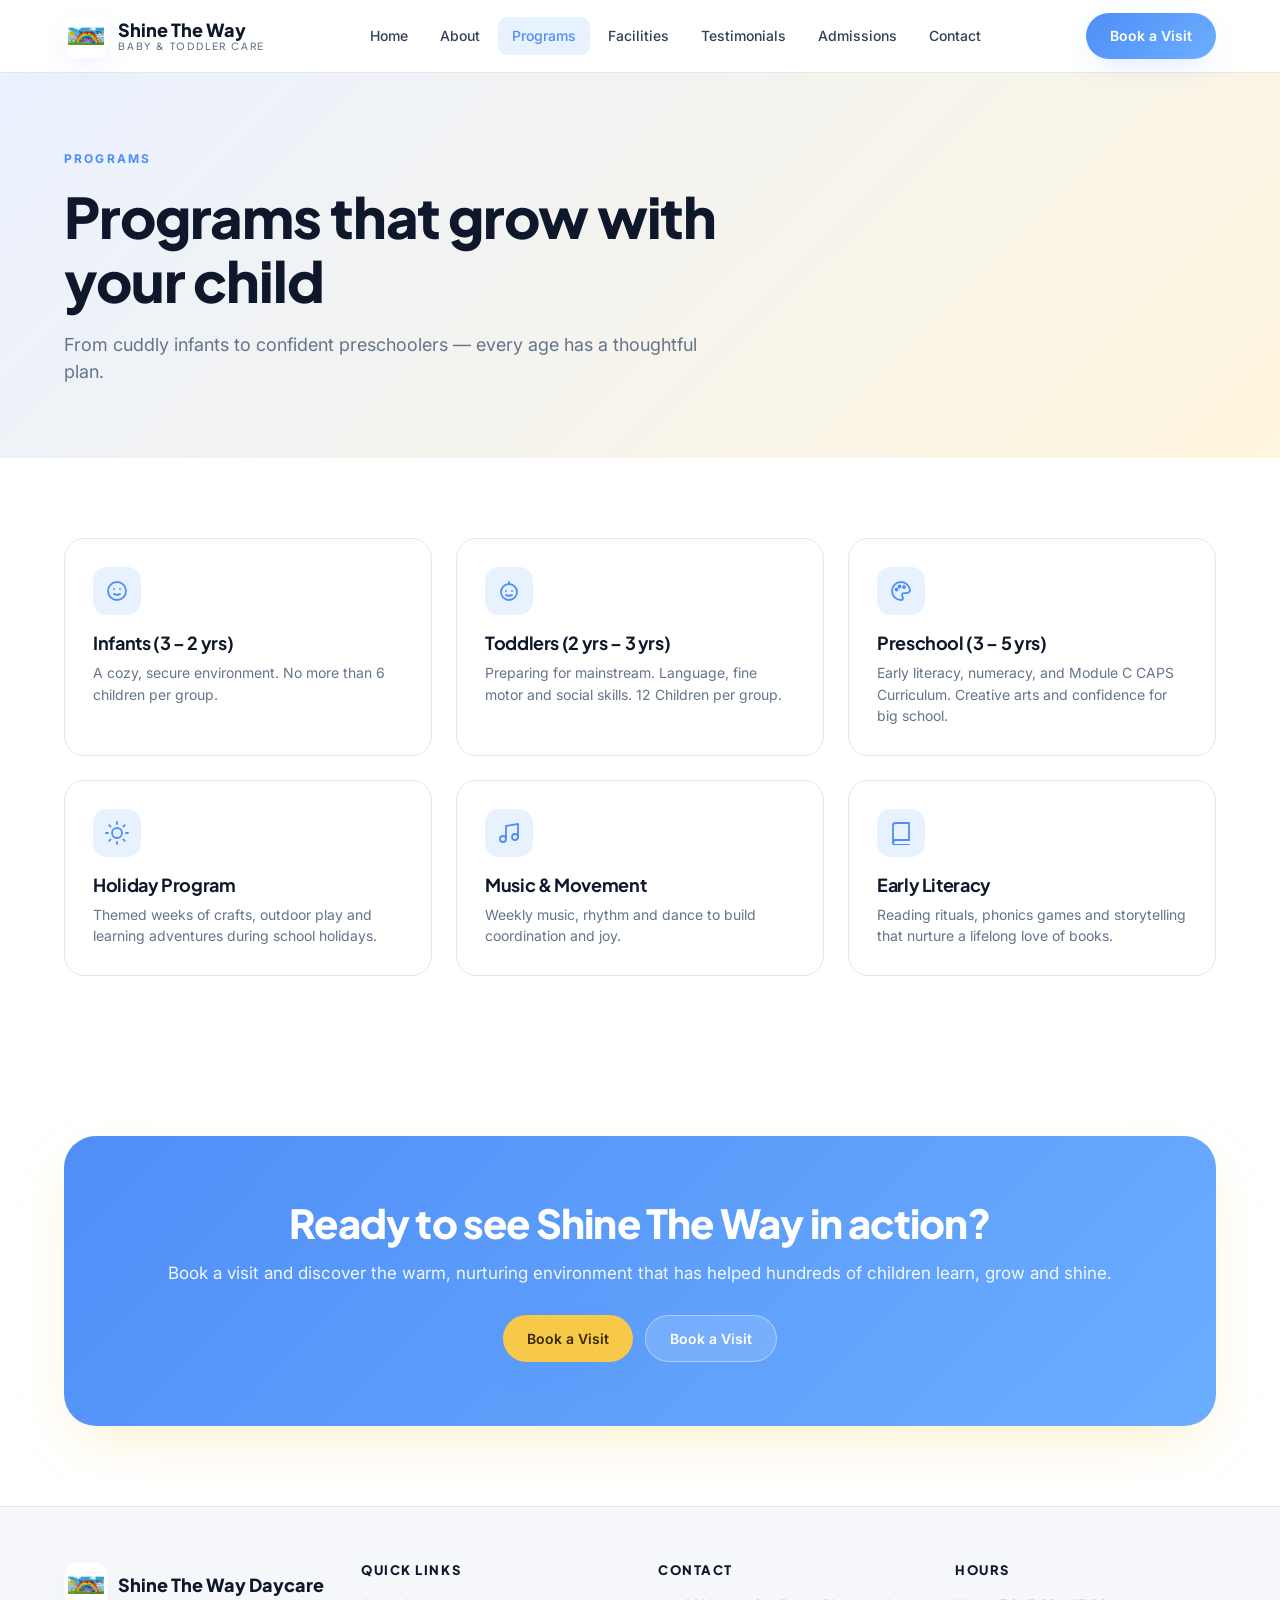
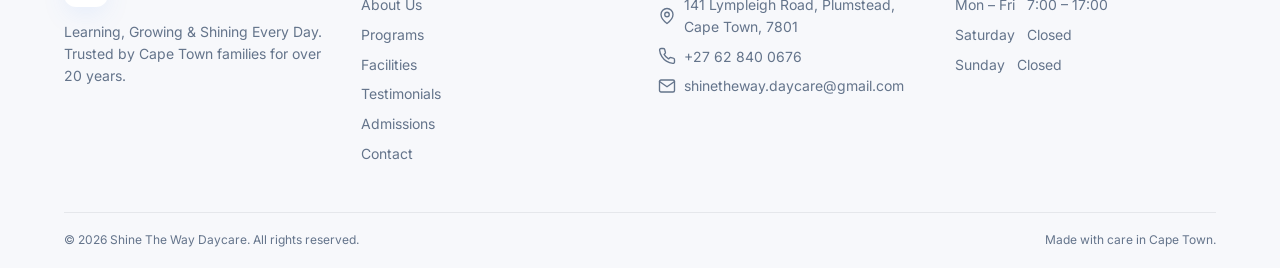
<file: programs.html>
<!doctype html>
<html lang="en">
<head>
<meta charset="utf-8" />
<meta name="viewport" content="width=device-width,initial-scale=1" />
<title>Programs | Shine The Way Daycare</title>
<meta name="description" content="Age-appropriate daycare programs for infants, toddlers and preschoolers in Cape Town." />
<link rel="icon" href="favicon.ico" />
<link rel="icon" type="image/png" sizes="32x32" href="favicon-32x32.png" />
<link rel="icon" type="image/png" sizes="16x16" href="favicon-16x16.png" />
<link rel="apple-touch-icon" href="apple-touch-icon.png" />
<link rel="preconnect" href="https://fonts.googleapis.com" />
<link rel="preconnect" href="https://fonts.gstatic.com" crossorigin />
<link href="https://fonts.googleapis.com/css2?family=Inter:wght@400;500;600;700&family=Plus+Jakarta+Sans:wght@600;700;800&display=swap" rel="stylesheet" />
<link rel="stylesheet" href="css/styles.css" />
</head>
<body>
<header class="header">
  <div class="container header-inner">
    <a href="index.html" class="brand">
      <img src="images/logo-color.png" alt="Shine The Way Daycare" />
      <span class="brand-text">Shine The Way<small>Baby &amp; Toddler Care</small></span>
    </a>
    <nav class="nav"><a href="index.html">Home</a>
<a href="about.html">About</a>
<a href="programs.html">Programs</a>
<a href="facilities.html">Facilities</a>
<a href="testimonials.html">Testimonials</a>
<a href="admissions.html">Admissions</a>
<a href="contact.html">Contact</a></nav>
    <div class="header-cta">
      <a class="btn btn-primary" href="admissions.html">Book a Visit</a>
    </div>
    <button class="menu-btn" aria-label="Toggle menu"><svg viewBox="0 0 24 24" width="20" height="20" fill="none" stroke="currentColor" stroke-width="1.8" stroke-linecap="round" stroke-linejoin="round"><line x1="3" y1="6" x2="21" y2="6"/><line x1="3" y1="12" x2="21" y2="12"/><line x1="3" y1="18" x2="21" y2="18"/></svg></button>
  </div>
  <div class="mobile-nav"><a href="index.html">Home</a>
<a href="about.html">About</a>
<a href="programs.html">Programs</a>
<a href="facilities.html">Facilities</a>
<a href="testimonials.html">Testimonials</a>
<a href="admissions.html">Admissions</a>
<a href="contact.html">Contact</a>
    <a class="btn btn-primary" href="admissions.html" style="margin-top:8px;width:100%">Book a Visit</a>
  </div>
</header>
<section class="page-hero">
  <div class="container reveal">
    <span class="eyebrow">Programs</span>
    <h1 style="margin-top:14px">Programs that grow with your child</h1>
    <p>From cuddly infants to confident preschoolers — every age has a thoughtful plan.</p>
  </div>
</section>

<section class="block"><div class="container"><div class="grid grid-3"><div class="card reveal"><div class="icon-box"><svg viewBox="0 0 24 24" width="24" height="24" fill="none" stroke="currentColor" stroke-width="1.8" stroke-linecap="round" stroke-linejoin="round"><circle cx="12" cy="12" r="9"/><path d="M9 10h.01M15 10h.01"/><path d="M9 15c1 1 5 1 6 0"/></svg></div><h3>Infants (3 – 2 yrs)</h3><p>A cozy, secure environment. No more than 6 children per group.</p></div>
<div class="card reveal"><div class="icon-box"><svg viewBox="0 0 24 24" width="24" height="24" fill="none" stroke="currentColor" stroke-width="1.8" stroke-linecap="round" stroke-linejoin="round"><circle cx="12" cy="13" r="8"/><path d="M9 12h.01M15 12h.01"/><path d="M9 16c1 1 5 1 6 0"/><path d="M12 5V3"/></svg></div><h3>Toddlers (2 yrs – 3 yrs)</h3><p>Preparing for mainstream. Language, fine motor and social skills. 12 Children per group.</p></div>
<div class="card reveal"><div class="icon-box"><svg viewBox="0 0 24 24" width="24" height="24" fill="none" stroke="currentColor" stroke-width="1.8" stroke-linecap="round" stroke-linejoin="round"><path d="M12 3a9 9 0 1 0 0 18c1.1 0 2-.9 2-2 0-.6-.2-1-.5-1.4-.3-.4-.5-.8-.5-1.4 0-1.1.9-2 2-2h2.2A4.3 4.3 0 0 0 21 12c0-5-4-9-9-9z"/><circle cx="7.5" cy="10.5" r="1"/><circle cx="10.5" cy="7.5" r="1"/><circle cx="15" cy="8" r="1"/></svg></div><h3>Preschool (3 – 5 yrs)</h3><p>Early literacy, numeracy, and Module C CAPS Curriculum. Creative arts and confidence for big school.</p></div>
<div class="card reveal"><div class="icon-box"><svg viewBox="0 0 24 24" width="24" height="24" fill="none" stroke="currentColor" stroke-width="1.8" stroke-linecap="round" stroke-linejoin="round"><circle cx="12" cy="12" r="5"/><line x1="12" y1="1" x2="12" y2="3"/><line x1="12" y1="21" x2="12" y2="23"/><line x1="4.2" y1="4.2" x2="5.6" y2="5.6"/><line x1="18.4" y1="18.4" x2="19.8" y2="19.8"/><line x1="1" y1="12" x2="3" y2="12"/><line x1="21" y1="12" x2="23" y2="12"/><line x1="4.2" y1="19.8" x2="5.6" y2="18.4"/><line x1="18.4" y1="5.6" x2="19.8" y2="4.2"/></svg></div><h3>Holiday Program</h3><p>Themed weeks of crafts, outdoor play and learning adventures during school holidays.</p></div>
<div class="card reveal"><div class="icon-box"><svg viewBox="0 0 24 24" width="24" height="24" fill="none" stroke="currentColor" stroke-width="1.8" stroke-linecap="round" stroke-linejoin="round"><path d="M9 18V5l12-2v13"/><circle cx="6" cy="18" r="3"/><circle cx="18" cy="16" r="3"/></svg></div><h3>Music &amp; Movement</h3><p>Weekly music, rhythm and dance to build coordination and joy.</p></div>
<div class="card reveal"><div class="icon-box"><svg viewBox="0 0 24 24" width="24" height="24" fill="none" stroke="currentColor" stroke-width="1.8" stroke-linecap="round" stroke-linejoin="round"><path d="M4 4.5A2.5 2.5 0 0 1 6.5 2H20v17H6.5A2.5 2.5 0 0 0 4 21.5v-17z"/><path d="M20 19H6.5a2.5 2.5 0 0 0 0 5H20"/></svg></div><h3>Early Literacy</h3><p>Reading rituals, phonics games and storytelling that nurture a lifelong love of books.</p></div></div></div></section>
<section class="cta">
  <div class="container">
    <div class="cta-box reveal">
      <h2>Ready to see Shine The Way in action?</h2>
      <p>Book a visit and discover the warm, nurturing environment that has helped hundreds of children learn, grow and shine.</p>
      <div class="cta-actions">
        <a class="btn btn-accent" href="admissions.html">Book a Visit</a>
        <a class="tel-btn" href="admissions.html">Book a Visit</a>
      </div>
    </div>
  </div>
</section>
<footer>
  <div class="container">
    <div class="footer-grid">
      <div>
        <div class="brand">
          <img src="images/logo-color.png" alt="" style="width:44px;height:44px;border-radius:12px;background:#fff;padding:4px;object-fit:contain" />
          <span class="brand-text">Shine The Way Daycare</span>
        </div>
        <p style="margin-top:14px;color:var(--muted);font-size:14px">Learning, Growing &amp; Shining Every Day. Trusted by Cape Town families for over 20 years.</p>
      </div>
      <div>
        <h4>Quick Links</h4>
        <ul>
          <li><a href="about.html">About Us</a></li>
          <li><a href="programs.html">Programs</a></li>
          <li><a href="facilities.html">Facilities</a></li>
          <li><a href="testimonials.html">Testimonials</a></li>
          <li><a href="admissions.html">Admissions</a></li>
          <li><a href="contact.html">Contact</a></li>
        </ul>
      </div>
      <div>
        <h4>Contact</h4>
        <ul>
          <li><svg viewBox="0 0 24 24" width="18" height="18" fill="none" stroke="currentColor" stroke-width="1.8" stroke-linecap="round" stroke-linejoin="round"><path d="M20 10c0 6-8 12-8 12s-8-6-8-12a8 8 0 0 1 16 0z"/><circle cx="12" cy="10" r="3"/></svg> 141 Lympleigh Road, Plumstead, Cape Town, 7801</li>
          <li><svg viewBox="0 0 24 24" width="18" height="18" fill="none" stroke="currentColor" stroke-width="1.8" stroke-linecap="round" stroke-linejoin="round"><path d="M22 16.92v3a2 2 0 0 1-2.18 2 19.79 19.79 0 0 1-8.63-3.07 19.5 19.5 0 0 1-6-6 19.79 19.79 0 0 1-3.07-8.67A2 2 0 0 1 4.11 2h3a2 2 0 0 1 2 1.72c.127.96.361 1.903.7 2.81a2 2 0 0 1-.45 2.11L8.09 9.91a16 16 0 0 0 6 6l1.27-1.27a2 2 0 0 1 2.11-.45c.907.339 1.85.573 2.81.7A2 2 0 0 1 22 16.92z"/></svg> <a href="tel:+27 62 840 0676">+27 62 840 0676</a></li>
          <li><svg viewBox="0 0 24 24" width="18" height="18" fill="none" stroke="currentColor" stroke-width="1.8" stroke-linecap="round" stroke-linejoin="round"><rect x="2" y="4" width="20" height="16" rx="2"/><path d="m2 6 10 7 10-7"/></svg> <a href="mailto:shinetheway.daycare@gmail.com">shinetheway.daycare@gmail.com</a></li>
        </ul>
      </div>
      <div>
        <h4>Hours</h4>
        <ul>
          <li>Mon – Fri &nbsp; 7:00 – 17:00</li>
          <li>Saturday &nbsp; Closed</li>
          <li>Sunday &nbsp; Closed</li>
        </ul>
      </div>
    </div>
    <div class="footer-bottom">
      <span>© <span id="year"></span> Shine The Way Daycare. All rights reserved.</span>
      <span>Made with care in Cape Town.</span>
    </div>
  </div>
</footer>
<script src="js/main.js"></script>
</body></html>
</file>
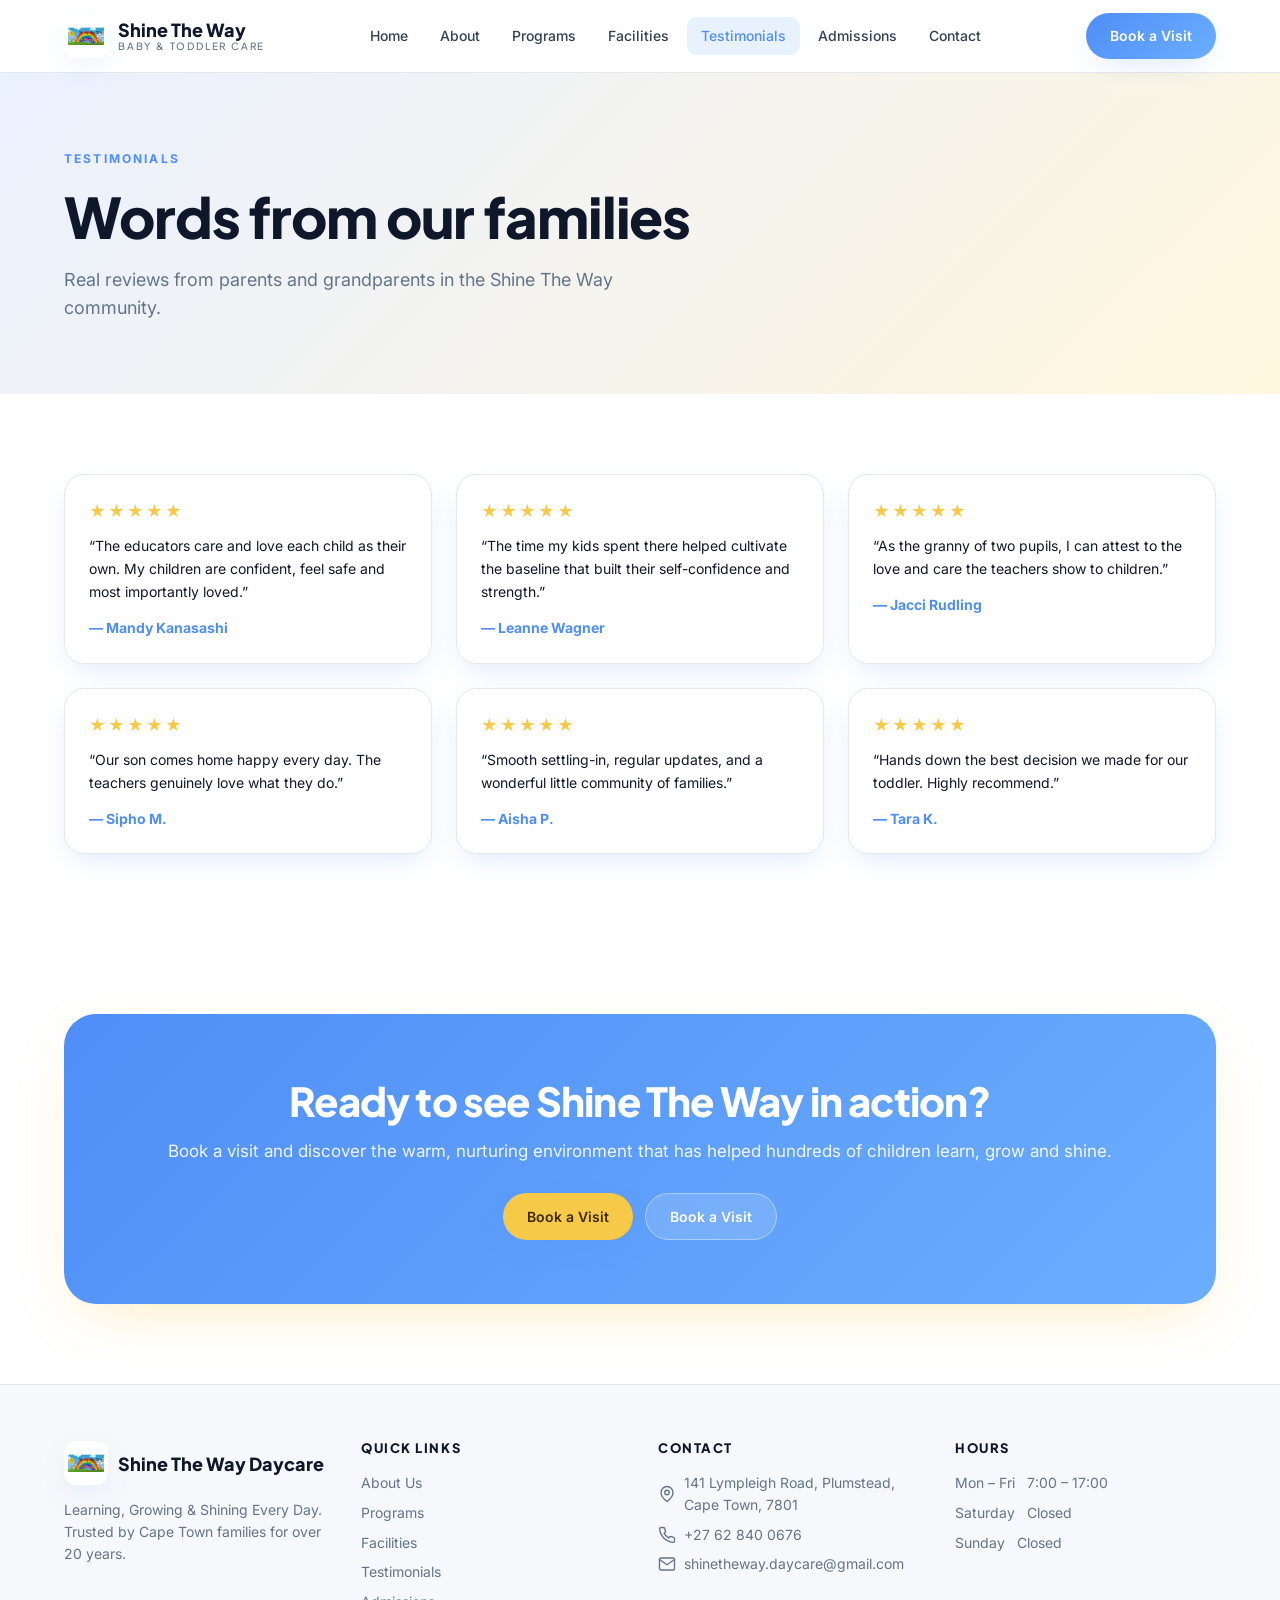
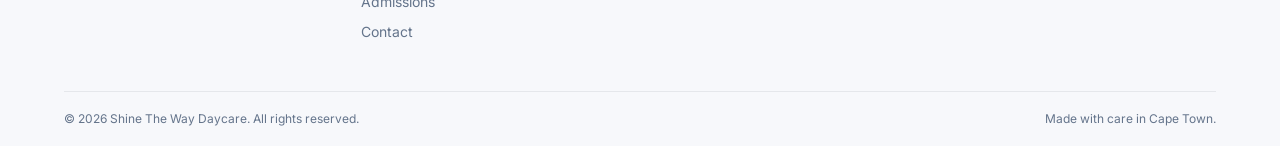
<file: testimonials.html>
<!doctype html>
<html lang="en">
<head>
<meta charset="utf-8" />
<meta name="viewport" content="width=device-width,initial-scale=1" />
<title>Testimonials | Shine The Way Daycare</title>
<meta name="description" content="Read what parents and families across Cape Town are saying about Shine The Way Daycare." />
<link rel="icon" href="favicon.ico" />
<link rel="icon" type="image/png" sizes="32x32" href="favicon-32x32.png" />
<link rel="icon" type="image/png" sizes="16x16" href="favicon-16x16.png" />
<link rel="apple-touch-icon" href="apple-touch-icon.png" />
<link rel="preconnect" href="https://fonts.googleapis.com" />
<link rel="preconnect" href="https://fonts.gstatic.com" crossorigin />
<link href="https://fonts.googleapis.com/css2?family=Inter:wght@400;500;600;700&family=Plus+Jakarta+Sans:wght@600;700;800&display=swap" rel="stylesheet" />
<link rel="stylesheet" href="css/styles.css" />
</head>
<body>
<header class="header">
  <div class="container header-inner">
    <a href="index.html" class="brand">
      <img src="images/logo-color.png" alt="Shine The Way Daycare" />
      <span class="brand-text">Shine The Way<small>Baby &amp; Toddler Care</small></span>
    </a>
    <nav class="nav"><a href="index.html">Home</a>
<a href="about.html">About</a>
<a href="programs.html">Programs</a>
<a href="facilities.html">Facilities</a>
<a href="testimonials.html">Testimonials</a>
<a href="admissions.html">Admissions</a>
<a href="contact.html">Contact</a></nav>
    <div class="header-cta">
      <a class="btn btn-primary" href="admissions.html">Book a Visit</a>
    </div>
    <button class="menu-btn" aria-label="Toggle menu"><svg viewBox="0 0 24 24" width="20" height="20" fill="none" stroke="currentColor" stroke-width="1.8" stroke-linecap="round" stroke-linejoin="round"><line x1="3" y1="6" x2="21" y2="6"/><line x1="3" y1="12" x2="21" y2="12"/><line x1="3" y1="18" x2="21" y2="18"/></svg></button>
  </div>
  <div class="mobile-nav"><a href="index.html">Home</a>
<a href="about.html">About</a>
<a href="programs.html">Programs</a>
<a href="facilities.html">Facilities</a>
<a href="testimonials.html">Testimonials</a>
<a href="admissions.html">Admissions</a>
<a href="contact.html">Contact</a>
    <a class="btn btn-primary" href="admissions.html" style="margin-top:8px;width:100%">Book a Visit</a>
  </div>
</header>
<section class="page-hero">
  <div class="container reveal">
    <span class="eyebrow">Testimonials</span>
    <h1 style="margin-top:14px">Words from our families</h1>
    <p>Real reviews from parents and grandparents in the Shine The Way community.</p>
  </div>
</section>

<section class="block"><div class="container"><div class="grid grid-3">
  <figure class="quote reveal"><div class="stars">★★★★★</div><blockquote>“The educators care and love each child as their own. My children are confident, feel safe and most importantly loved.”</blockquote><cite>— Mandy Kanasashi</cite></figure><figure class="quote reveal"><div class="stars">★★★★★</div><blockquote>“The time my kids spent there helped cultivate the baseline that built their self-confidence and strength.”</blockquote><cite>— Leanne Wagner</cite></figure><figure class="quote reveal"><div class="stars">★★★★★</div><blockquote>“As the granny of two pupils, I can attest to the love and care the teachers show to children.”</blockquote><cite>— Jacci Rudling</cite></figure><figure class="quote reveal"><div class="stars">★★★★★</div><blockquote>“Our son comes home happy every day. The teachers genuinely love what they do.”</blockquote><cite>— Sipho M.</cite></figure><figure class="quote reveal"><div class="stars">★★★★★</div><blockquote>“Smooth settling-in, regular updates, and a wonderful little community of families.”</blockquote><cite>— Aisha P.</cite></figure><figure class="quote reveal"><div class="stars">★★★★★</div><blockquote>“Hands down the best decision we made for our toddler. Highly recommend.”</blockquote><cite>— Tara K.</cite></figure>
</div></div></section>
<section class="cta">
  <div class="container">
    <div class="cta-box reveal">
      <h2>Ready to see Shine The Way in action?</h2>
      <p>Book a visit and discover the warm, nurturing environment that has helped hundreds of children learn, grow and shine.</p>
      <div class="cta-actions">
        <a class="btn btn-accent" href="admissions.html">Book a Visit</a>
        <a class="tel-btn" href="admissions.html">Book a Visit</a>
      </div>
    </div>
  </div>
</section>
<footer>
  <div class="container">
    <div class="footer-grid">
      <div>
        <div class="brand">
          <img src="images/logo-color.png" alt="" style="width:44px;height:44px;border-radius:12px;background:#fff;padding:4px;object-fit:contain" />
          <span class="brand-text">Shine The Way Daycare</span>
        </div>
        <p style="margin-top:14px;color:var(--muted);font-size:14px">Learning, Growing &amp; Shining Every Day. Trusted by Cape Town families for over 20 years.</p>
      </div>
      <div>
        <h4>Quick Links</h4>
        <ul>
          <li><a href="about.html">About Us</a></li>
          <li><a href="programs.html">Programs</a></li>
          <li><a href="facilities.html">Facilities</a></li>
          <li><a href="testimonials.html">Testimonials</a></li>
          <li><a href="admissions.html">Admissions</a></li>
          <li><a href="contact.html">Contact</a></li>
        </ul>
      </div>
      <div>
        <h4>Contact</h4>
        <ul>
          <li><svg viewBox="0 0 24 24" width="18" height="18" fill="none" stroke="currentColor" stroke-width="1.8" stroke-linecap="round" stroke-linejoin="round"><path d="M20 10c0 6-8 12-8 12s-8-6-8-12a8 8 0 0 1 16 0z"/><circle cx="12" cy="10" r="3"/></svg> 141 Lympleigh Road, Plumstead, Cape Town, 7801</li>
          <li><svg viewBox="0 0 24 24" width="18" height="18" fill="none" stroke="currentColor" stroke-width="1.8" stroke-linecap="round" stroke-linejoin="round"><path d="M22 16.92v3a2 2 0 0 1-2.18 2 19.79 19.79 0 0 1-8.63-3.07 19.5 19.5 0 0 1-6-6 19.79 19.79 0 0 1-3.07-8.67A2 2 0 0 1 4.11 2h3a2 2 0 0 1 2 1.72c.127.96.361 1.903.7 2.81a2 2 0 0 1-.45 2.11L8.09 9.91a16 16 0 0 0 6 6l1.27-1.27a2 2 0 0 1 2.11-.45c.907.339 1.85.573 2.81.7A2 2 0 0 1 22 16.92z"/></svg> <a href="tel:+27 62 840 0676">+27 62 840 0676</a></li>
          <li><svg viewBox="0 0 24 24" width="18" height="18" fill="none" stroke="currentColor" stroke-width="1.8" stroke-linecap="round" stroke-linejoin="round"><rect x="2" y="4" width="20" height="16" rx="2"/><path d="m2 6 10 7 10-7"/></svg> <a href="mailto:shinetheway.daycare@gmail.com">shinetheway.daycare@gmail.com</a></li>
        </ul>
      </div>
      <div>
        <h4>Hours</h4>
        <ul>
          <li>Mon – Fri &nbsp; 7:00 – 17:00</li>
          <li>Saturday &nbsp; Closed</li>
          <li>Sunday &nbsp; Closed</li>
        </ul>
      </div>
    </div>
    <div class="footer-bottom">
      <span>© <span id="year"></span> Shine The Way Daycare. All rights reserved.</span>
      <span>Made with care in Cape Town.</span>
    </div>
  </div>
</footer>
<script src="js/main.js"></script>
</body></html>
</file>
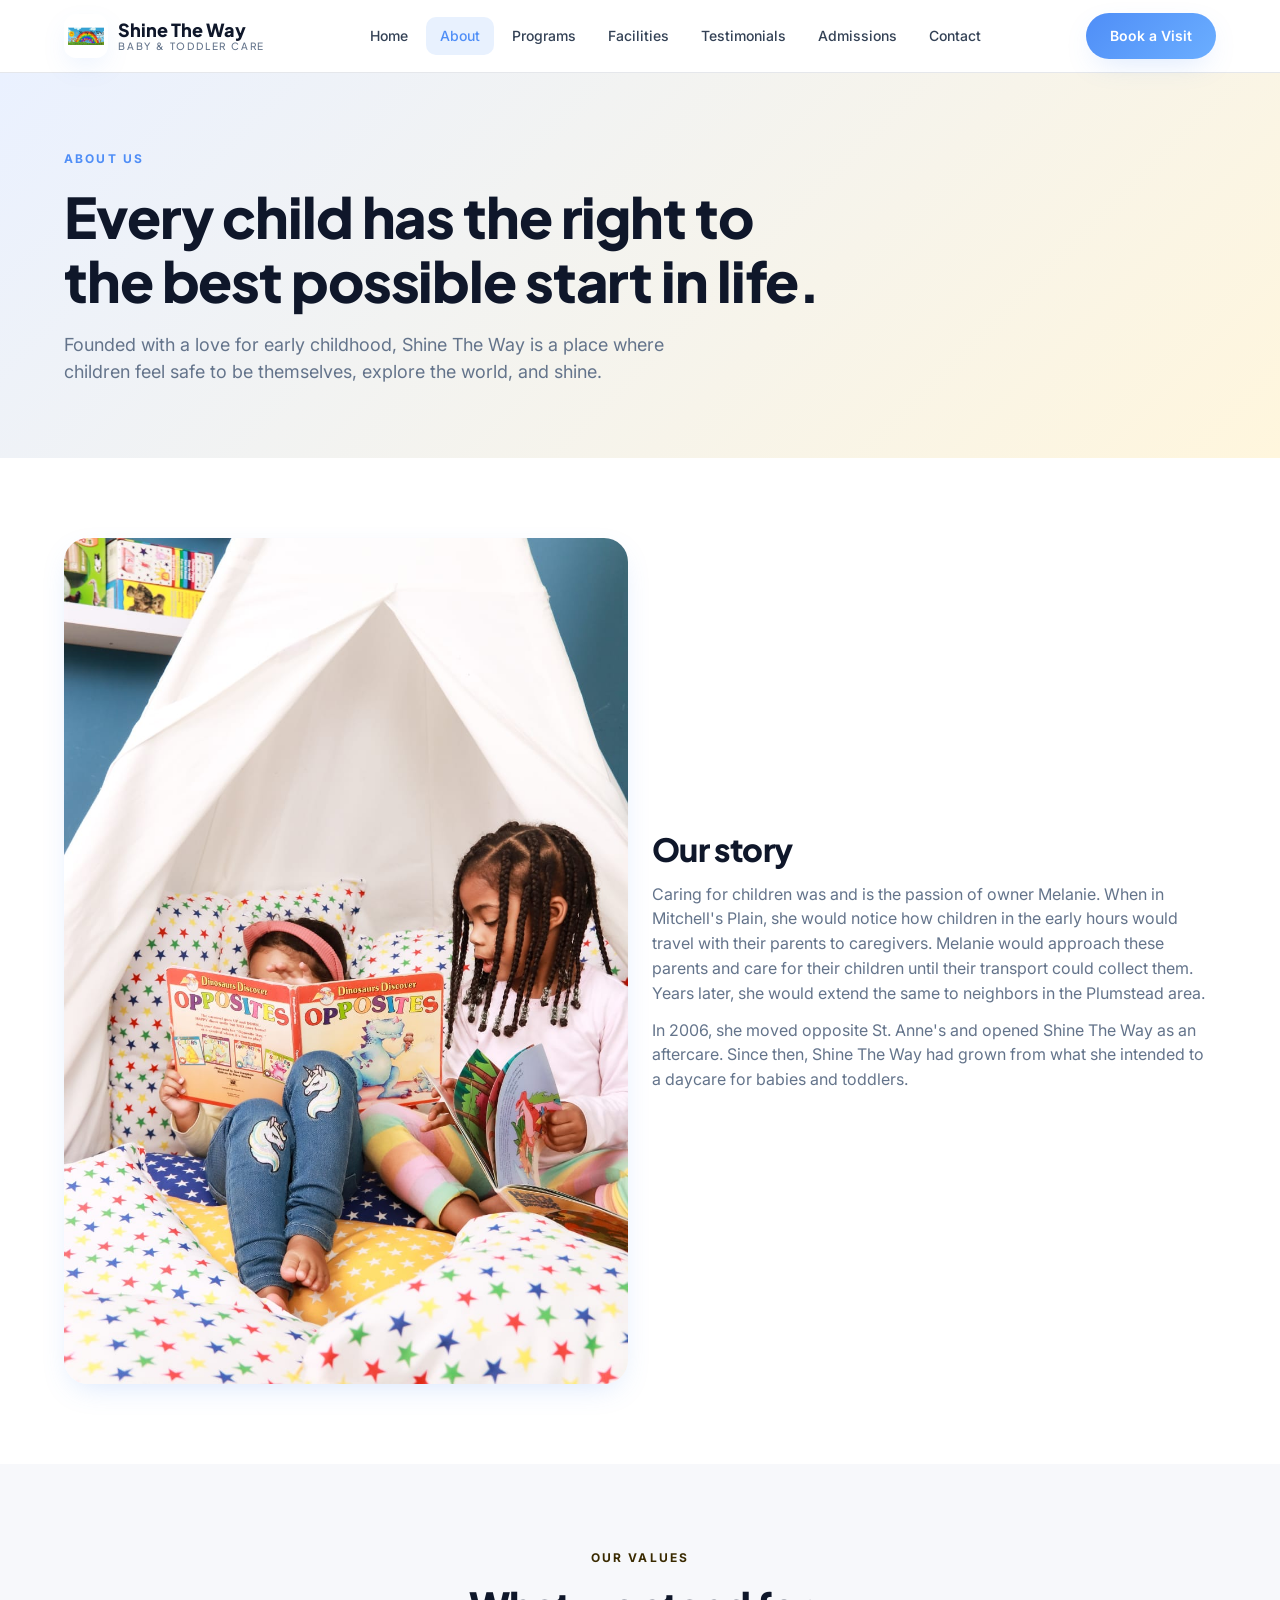
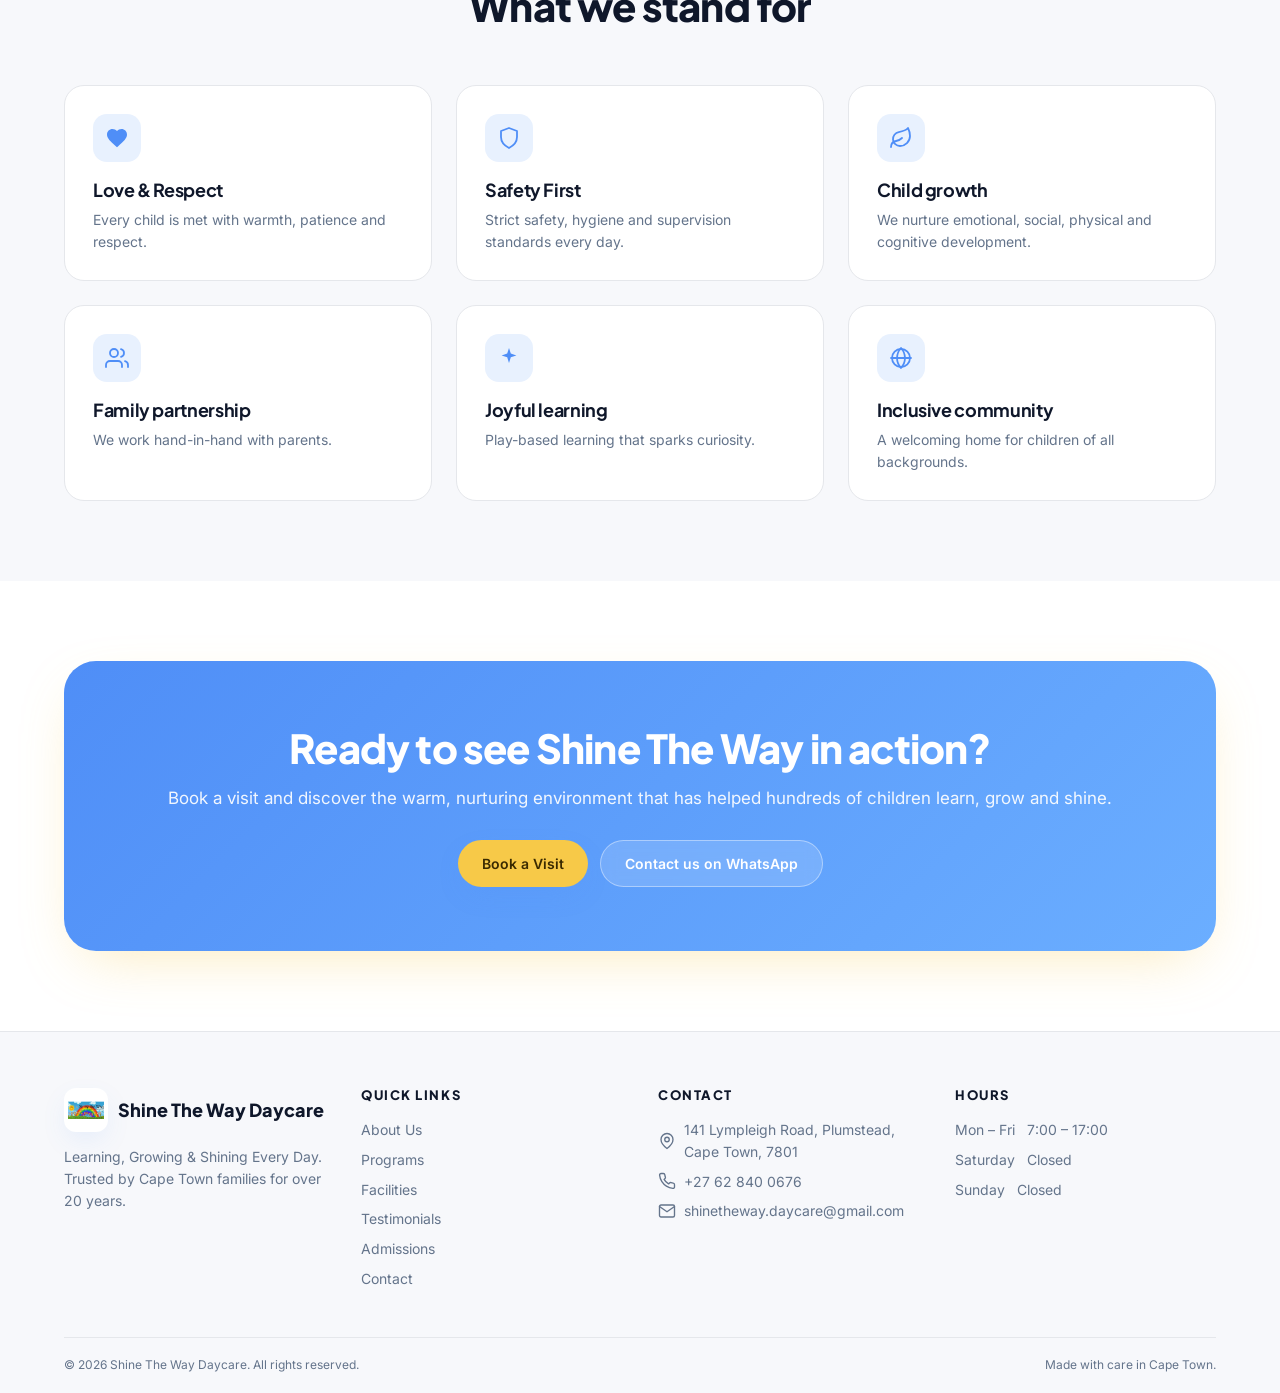
<file: shine-site/about.html>
<!doctype html>
<html lang="en">
<head>
<meta charset="utf-8" />
<meta name="viewport" content="width=device-width,initial-scale=1" />
<title>About Us | Shine The Way Daycare</title>
<meta name="description" content="Meet Shine The Way Daycare — over a decade of caring for Cape Town's children with a values-led, family-centred approach." />
<link rel="icon" href="favicon.ico" />
<link rel="icon" type="image/png" sizes="32x32" href="favicon-32x32.png" />
<link rel="icon" type="image/png" sizes="16x16" href="favicon-16x16.png" />
<link rel="apple-touch-icon" href="apple-touch-icon.png" />
<link rel="preconnect" href="https://fonts.googleapis.com" />
<link rel="preconnect" href="https://fonts.gstatic.com" crossorigin />
<link href="https://fonts.googleapis.com/css2?family=Inter:wght@400;500;600;700&family=Plus+Jakarta+Sans:wght@600;700;800&display=swap" rel="stylesheet" />
<link rel="stylesheet" href="css/styles.css" />
</head>
<body>
<header class="header">
  <div class="container header-inner">
    <a href="index.html" class="brand">
      <img src="images/logo-color.png" alt="Shine The Way Daycare" />
      <span class="brand-text">Shine The Way<small>Baby &amp; Toddler Care</small></span>
    </a>
    <nav class="nav"><a href="index.html">Home</a>
<a href="about.html">About</a>
<a href="programs.html">Programs</a>
<a href="facilities.html">Facilities</a>
<a href="testimonials.html">Testimonials</a>
<a href="admissions.html">Admissions</a>
<a href="contact.html">Contact</a></nav>
    <div class="header-cta">
      <a class="btn btn-primary" href="admissions.html">Book a Visit</a>
    </div>
    <button class="menu-btn" aria-label="Toggle menu"><svg viewBox="0 0 24 24" width="20" height="20" fill="none" stroke="currentColor" stroke-width="1.8" stroke-linecap="round" stroke-linejoin="round"><line x1="3" y1="6" x2="21" y2="6"/><line x1="3" y1="12" x2="21" y2="12"/><line x1="3" y1="18" x2="21" y2="18"/></svg></button>
  </div>
  <div class="mobile-nav"><a href="index.html">Home</a>
<a href="about.html">About</a>
<a href="programs.html">Programs</a>
<a href="facilities.html">Facilities</a>
<a href="testimonials.html">Testimonials</a>
<a href="admissions.html">Admissions</a>
<a href="contact.html">Contact</a>
    <a class="btn btn-primary" href="admissions.html" style="margin-top:8px;width:100%">Book a Visit</a>
  </div>
</header>
<section class="page-hero">
  <div class="container reveal">
    <span class="eyebrow">About Us</span>
    <h1 style="margin-top:14px">Every child has the right to the best possible start in life.</h1>
    <p>Founded with a love for early childhood, Shine The Way is a place where children feel safe to be themselves, explore the world, and shine.</p>
  </div>
</section>

<section class="block">
  <div class="container grid grid-2" style="align-items:center">
    <img src="images/img_2.jpeg" alt="Reading time" style="border-radius:24px;box-shadow:var(--shadow-soft);width:100%" class="reveal" />
    <div class="reveal">
      <h2 style="font-size:32px;font-weight:800">Our story</h2>
      <p style="margin-top:14px;color:var(--muted)">Caring for children was and is the passion of owner Melanie. When in Mitchell's Plain, she would notice how children in the early hours would travel with their parents to caregivers. Melanie would approach these parents and care for their children until their transport could collect them. Years later, she would extend the same to neighbors in the Plumstead area.</p>
      <p style="margin-top:12px;color:var(--muted)">In 2006, she moved opposite St. Anne's and opened Shine The Way as an aftercare. Since then, Shine The Way had grown from what she intended to a daycare for babies and toddlers.</p>
    </div>
  </div>
</section>
<section class="block alt">
  <div class="container">
    <div class="section-head reveal">
      <span class="eyebrow">Our values</span>
      <h2>What we stand for</h2>
    </div>
    <div class="grid grid-3"><div class="card reveal"><div class="icon-box"><svg viewBox="0 0 24 24" width="24" height="24" fill="currentColor" stroke="none"><path d="M12 21.35l-1.45-1.32C5.4 15.36 2 12.28 2 8.5 2 5.42 4.42 3 7.5 3c1.74 0 3.41.81 4.5 2.09C13.09 3.81 14.76 3 16.5 3 19.58 3 22 5.42 22 8.5c0 3.78-3.4 6.86-8.55 11.54L12 21.35z"/></svg></div><h3>Love &amp; Respect</h3><p>Every child is met with warmth, patience and respect.</p></div>
<div class="card reveal"><div class="icon-box"><svg viewBox="0 0 24 24" width="24" height="24" fill="none" stroke="currentColor" stroke-width="1.8" stroke-linecap="round" stroke-linejoin="round"><path d="M12 2 4 5v6c0 5 3.4 8.6 8 11 4.6-2.4 8-6 8-11V5z"/></svg></div><h3>Safety First</h3><p>Strict safety, hygiene and supervision standards every day.</p></div>
<div class="card reveal"><div class="icon-box"><svg viewBox="0 0 24 24" width="24" height="24" fill="none" stroke="currentColor" stroke-width="1.8" stroke-linecap="round" stroke-linejoin="round"><path d="M11 20A7 7 0 0 1 9.8 6.1C15.5 5 17 4.48 19 2c1 2 2 4.18 2 8 0 5.5-4.78 10-10 10z"/><path d="M2 21c0-3 1.85-5.36 5.08-6C9.5 14.52 12 13 13 12"/></svg></div><h3>Child growth</h3><p>We nurture emotional, social, physical and cognitive development.</p></div>
<div class="card reveal"><div class="icon-box"><svg viewBox="0 0 24 24" width="24" height="24" fill="none" stroke="currentColor" stroke-width="1.8" stroke-linecap="round" stroke-linejoin="round"><path d="M17 21v-2a4 4 0 0 0-4-4H5a4 4 0 0 0-4 4v2"/><circle cx="9" cy="7" r="4"/><path d="M23 21v-2a4 4 0 0 0-3-3.87"/><path d="M16 3.13a4 4 0 0 1 0 7.75"/></svg></div><h3>Family partnership</h3><p>We work hand-in-hand with parents.</p></div>
<div class="card reveal"><div class="icon-box"><svg viewBox="0 0 24 24" width="24" height="24" fill="currentColor" stroke="none"><path d="M12 2l1.8 5.6L19.4 9.4 13.8 11.2 12 17l-1.8-5.8L4.6 9.4l5.6-1.8z"/></svg></div><h3>Joyful learning</h3><p>Play-based learning that sparks curiosity.</p></div>
<div class="card reveal"><div class="icon-box"><svg viewBox="0 0 24 24" width="24" height="24" fill="none" stroke="currentColor" stroke-width="1.8" stroke-linecap="round" stroke-linejoin="round"><circle cx="12" cy="12" r="9"/><path d="M2 12h20M12 2a15.3 15.3 0 0 1 4 10 15.3 15.3 0 0 1-4 10 15.3 15.3 0 0 1-4-10 15.3 15.3 0 0 1 4-10z"/></svg></div><h3>Inclusive community</h3><p>A welcoming home for children of all backgrounds.</p></div></div>
  </div>
</section>
<section class="cta">
  <div class="container">
    <div class="cta-box reveal">
      <h2>Ready to see Shine The Way in action?</h2>
      <p>Book a visit and discover the warm, nurturing environment that has helped hundreds of children learn, grow and shine.</p>
      <div class="cta-actions">
        <a class="btn btn-accent" href="contact.html">Book a Visit</a>
        <a class="tel-btn" href="https://wa.me/27628400676">Contact us on WhatsApp</a>
      </div>
    </div>
  </div>
</section>
<footer>
  <div class="container">
    <div class="footer-grid">
      <div>
        <div class="brand">
          <img src="images/logo-color.png" alt="" style="width:44px;height:44px;border-radius:12px;background:#fff;padding:4px;object-fit:contain" />
          <span class="brand-text">Shine The Way Daycare</span>
        </div>
        <p style="margin-top:14px;color:var(--muted);font-size:14px">Learning, Growing &amp; Shining Every Day. Trusted by Cape Town families for over 20 years.</p>
      </div>
      <div>
        <h4>Quick Links</h4>
        <ul>
          <li><a href="about.html">About Us</a></li>
          <li><a href="programs.html">Programs</a></li>
          <li><a href="facilities.html">Facilities</a></li>
          <li><a href="testimonials.html">Testimonials</a></li>
          <li><a href="admissions.html">Admissions</a></li>
          <li><a href="contact.html">Contact</a></li>
        </ul>
      </div>
      <div>
        <h4>Contact</h4>
        <ul>
          <li><svg viewBox="0 0 24 24" width="18" height="18" fill="none" stroke="currentColor" stroke-width="1.8" stroke-linecap="round" stroke-linejoin="round"><path d="M20 10c0 6-8 12-8 12s-8-6-8-12a8 8 0 0 1 16 0z"/><circle cx="12" cy="10" r="3"/></svg> 141 Lympleigh Road, Plumstead, Cape Town, 7801</li>
          <li><svg viewBox="0 0 24 24" width="18" height="18" fill="none" stroke="currentColor" stroke-width="1.8" stroke-linecap="round" stroke-linejoin="round"><path d="M22 16.92v3a2 2 0 0 1-2.18 2 19.79 19.79 0 0 1-8.63-3.07 19.5 19.5 0 0 1-6-6 19.79 19.79 0 0 1-3.07-8.67A2 2 0 0 1 4.11 2h3a2 2 0 0 1 2 1.72c.127.96.361 1.903.7 2.81a2 2 0 0 1-.45 2.11L8.09 9.91a16 16 0 0 0 6 6l1.27-1.27a2 2 0 0 1 2.11-.45c.907.339 1.85.573 2.81.7A2 2 0 0 1 22 16.92z"/></svg> <a href="tel:+27 62 840 0676">+27 62 840 0676</a></li>
          <li><svg viewBox="0 0 24 24" width="18" height="18" fill="none" stroke="currentColor" stroke-width="1.8" stroke-linecap="round" stroke-linejoin="round"><rect x="2" y="4" width="20" height="16" rx="2"/><path d="m2 6 10 7 10-7"/></svg> <a href="mailto:shinetheway.daycare@gmail.com">shinetheway.daycare@gmail.com</a></li>
        </ul>
      </div>
      <div>
        <h4>Hours</h4>
        <ul>
          <li>Mon – Fri &nbsp; 7:00 – 17:00</li>
          <li>Saturday &nbsp; Closed</li>
          <li>Sunday &nbsp; Closed</li>
        </ul>
      </div>
    </div>
    <div class="footer-bottom">
      <span>© <span id="year"></span> Shine The Way Daycare. All rights reserved.</span>
      <span>Made with care in Cape Town.</span>
    </div>
  </div>
</footer>
<script src="js/main.js"></script>
</body></html>
</file>
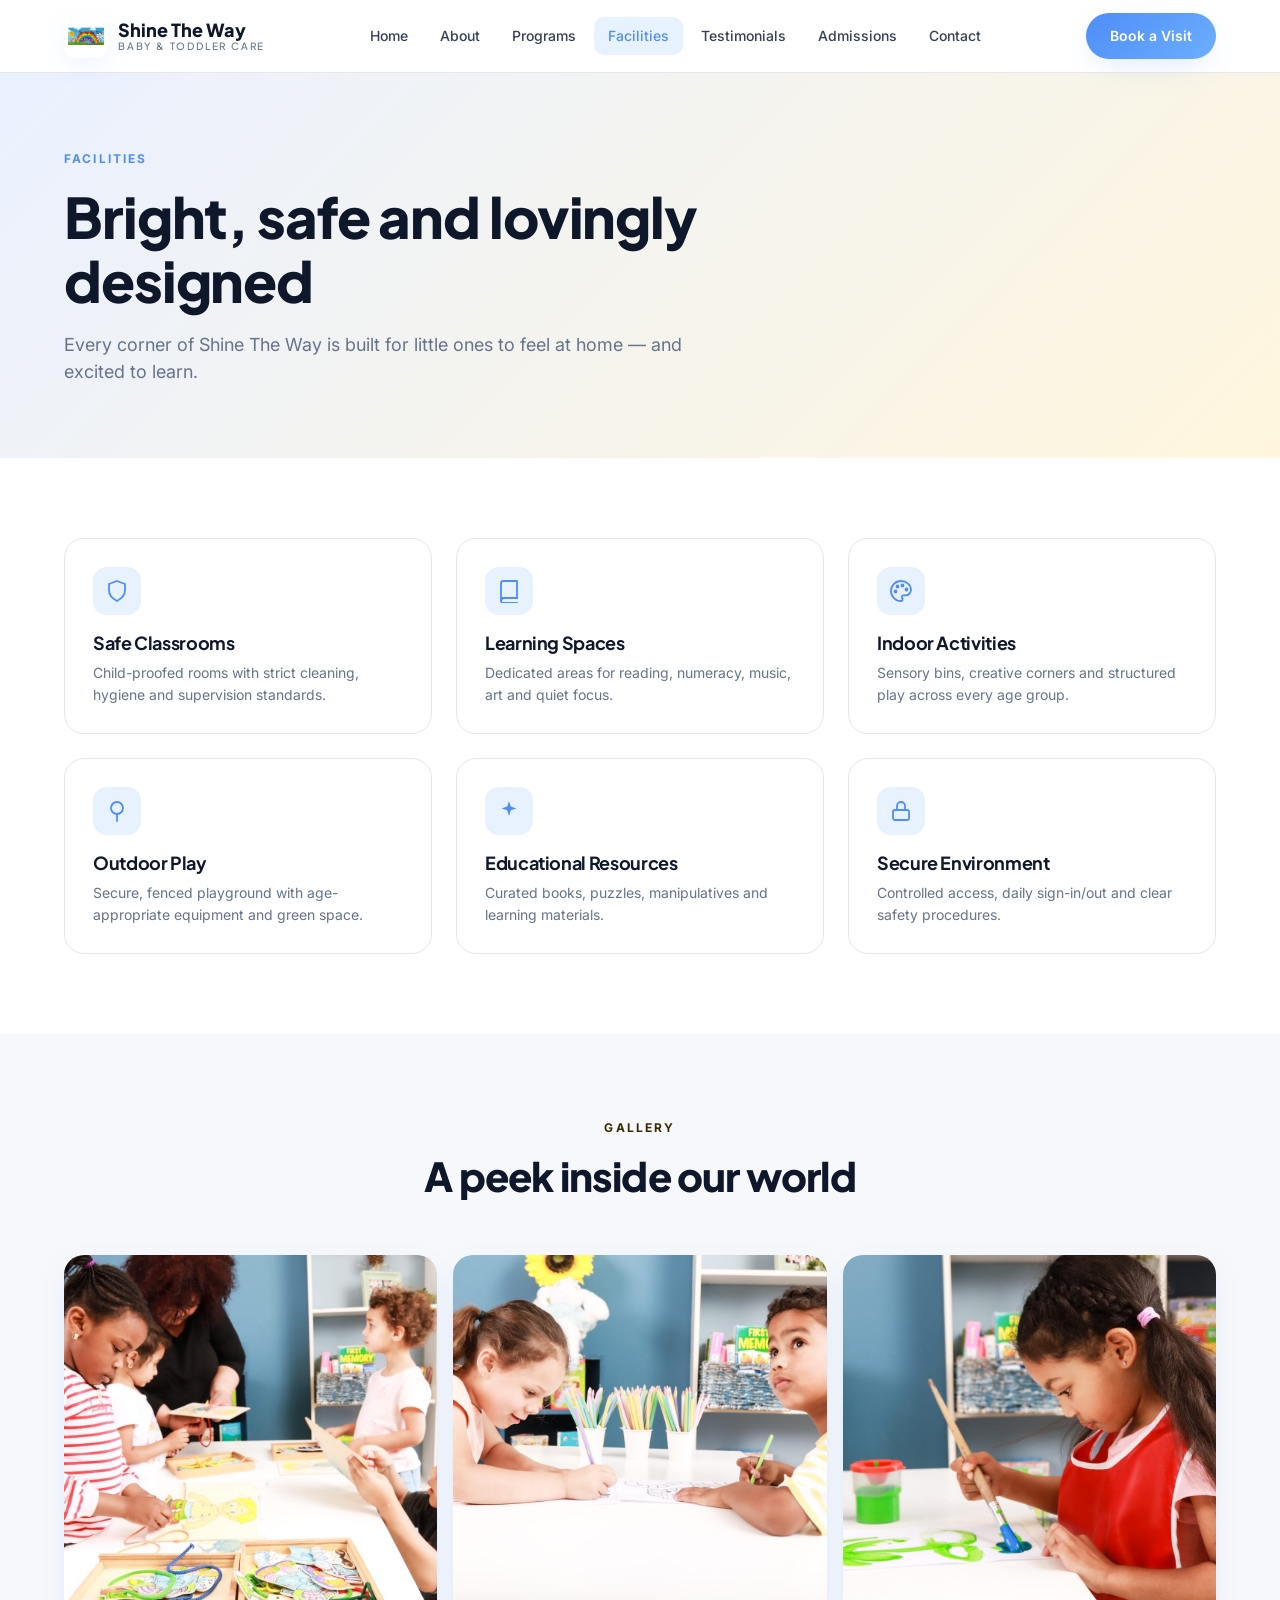
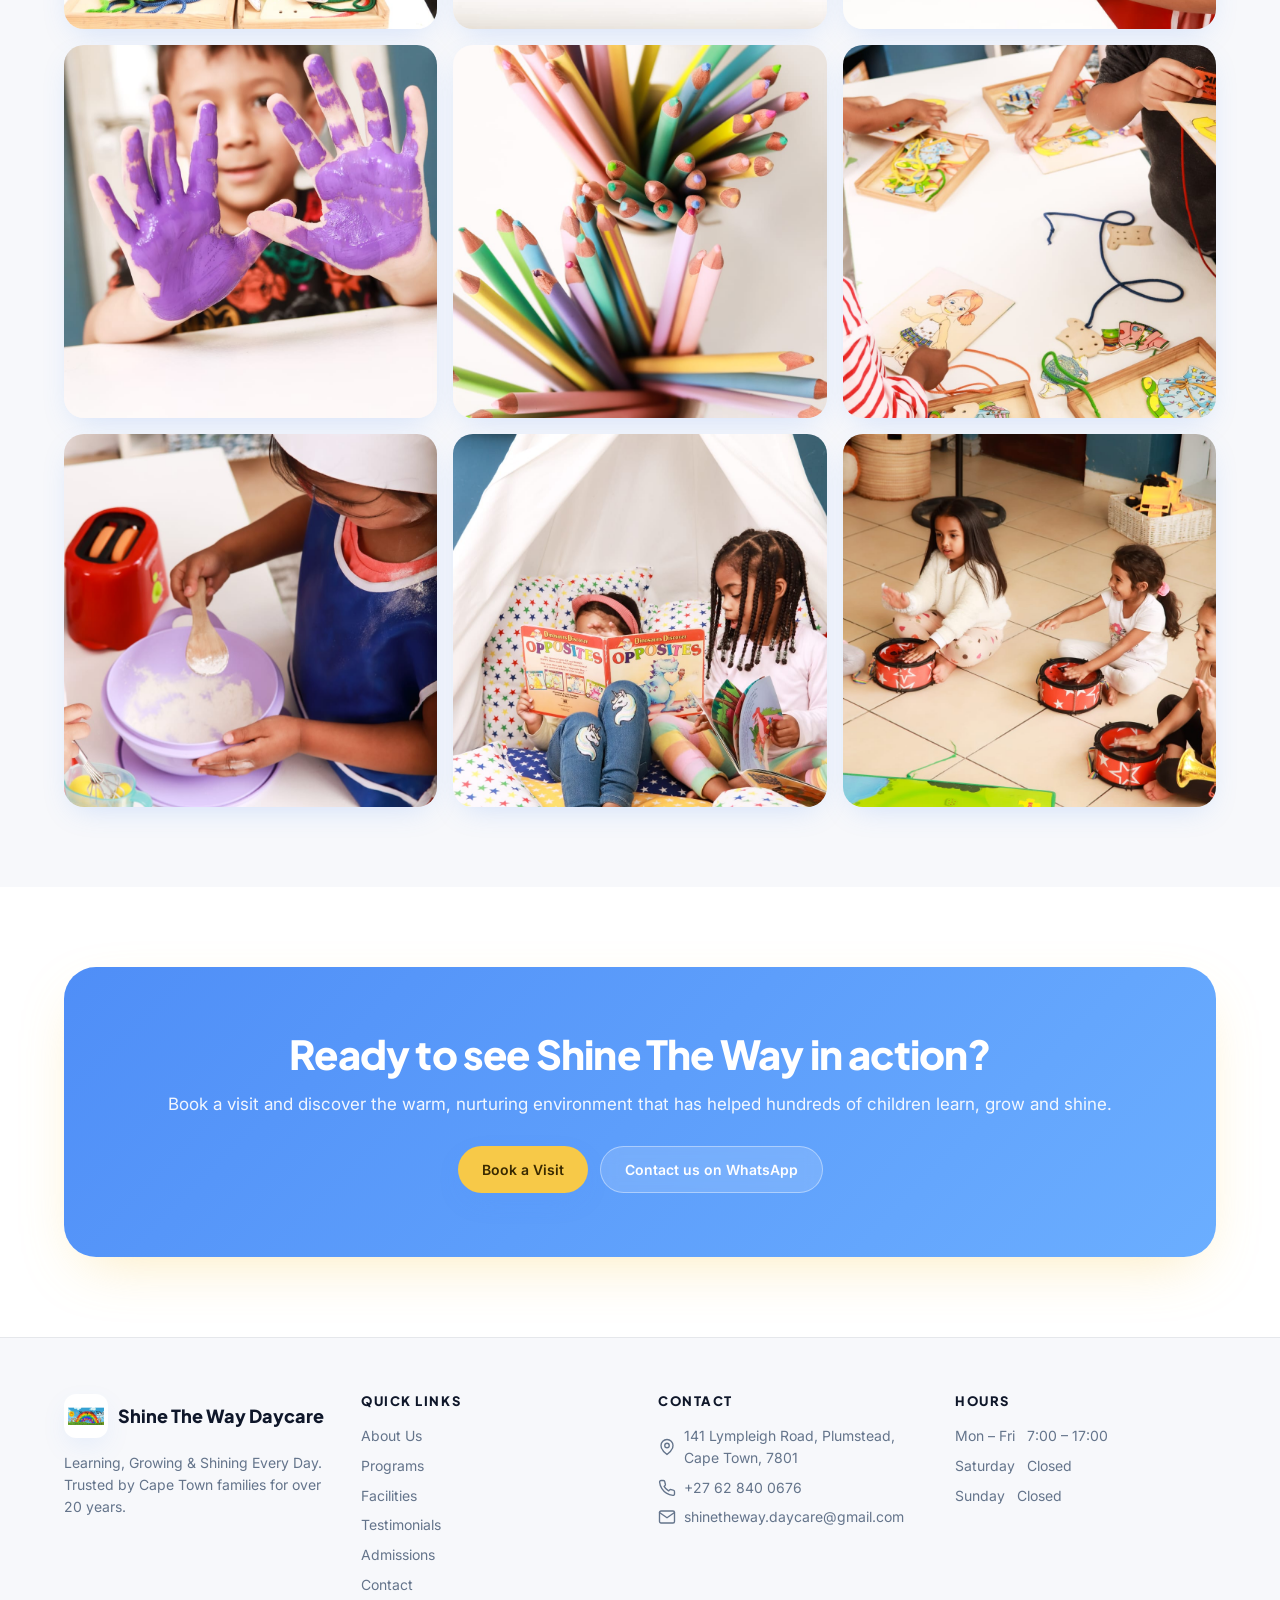
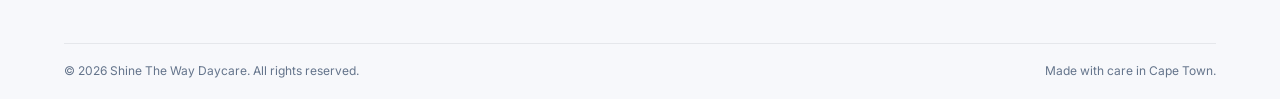
<file: shine-site/facilities.html>
<!doctype html>
<html lang="en">
<head>
<meta charset="utf-8" />
<meta name="viewport" content="width=device-width,initial-scale=1" />
<title>Facilities | Shine The Way Daycare</title>
<meta name="description" content="Take a tour of our safe classrooms, learning spaces, indoor activity areas and outdoor playground." />
<link rel="icon" href="favicon.ico" />
<link rel="icon" type="image/png" sizes="32x32" href="favicon-32x32.png" />
<link rel="icon" type="image/png" sizes="16x16" href="favicon-16x16.png" />
<link rel="apple-touch-icon" href="apple-touch-icon.png" />
<link rel="preconnect" href="https://fonts.googleapis.com" />
<link rel="preconnect" href="https://fonts.gstatic.com" crossorigin />
<link href="https://fonts.googleapis.com/css2?family=Inter:wght@400;500;600;700&family=Plus+Jakarta+Sans:wght@600;700;800&display=swap" rel="stylesheet" />
<link rel="stylesheet" href="css/styles.css" />
</head>
<body>
<header class="header">
  <div class="container header-inner">
    <a href="index.html" class="brand">
      <img src="images/logo-color.png" alt="Shine The Way Daycare" />
      <span class="brand-text">Shine The Way<small>Baby &amp; Toddler Care</small></span>
    </a>
    <nav class="nav"><a href="index.html">Home</a>
<a href="about.html">About</a>
<a href="programs.html">Programs</a>
<a href="facilities.html">Facilities</a>
<a href="testimonials.html">Testimonials</a>
<a href="admissions.html">Admissions</a>
<a href="contact.html">Contact</a></nav>
    <div class="header-cta">
      <a class="btn btn-primary" href="admissions.html">Book a Visit</a>
    </div>
    <button class="menu-btn" aria-label="Toggle menu"><svg viewBox="0 0 24 24" width="20" height="20" fill="none" stroke="currentColor" stroke-width="1.8" stroke-linecap="round" stroke-linejoin="round"><line x1="3" y1="6" x2="21" y2="6"/><line x1="3" y1="12" x2="21" y2="12"/><line x1="3" y1="18" x2="21" y2="18"/></svg></button>
  </div>
  <div class="mobile-nav"><a href="index.html">Home</a>
<a href="about.html">About</a>
<a href="programs.html">Programs</a>
<a href="facilities.html">Facilities</a>
<a href="testimonials.html">Testimonials</a>
<a href="admissions.html">Admissions</a>
<a href="contact.html">Contact</a>
    <a class="btn btn-primary" href="admissions.html" style="margin-top:8px;width:100%">Book a Visit</a>
  </div>
</header>
<section class="page-hero">
  <div class="container reveal">
    <span class="eyebrow">Facilities</span>
    <h1 style="margin-top:14px">Bright, safe and lovingly designed</h1>
    <p>Every corner of Shine The Way is built for little ones to feel at home — and excited to learn.</p>
  </div>
</section>

<section class="block"><div class="container"><div class="grid grid-3"><div class="card reveal"><div class="icon-box"><svg viewBox="0 0 24 24" width="24" height="24" fill="none" stroke="currentColor" stroke-width="1.8" stroke-linecap="round" stroke-linejoin="round"><path d="M12 2 4 5v6c0 5 3.4 8.6 8 11 4.6-2.4 8-6 8-11V5z"/></svg></div><h3>Safe Classrooms</h3><p>Child-proofed rooms with strict cleaning, hygiene and supervision standards.</p></div>
<div class="card reveal"><div class="icon-box"><svg viewBox="0 0 24 24" width="24" height="24" fill="none" stroke="currentColor" stroke-width="1.8" stroke-linecap="round" stroke-linejoin="round"><path d="M4 4.5A2.5 2.5 0 0 1 6.5 2H20v17H6.5A2.5 2.5 0 0 0 4 21.5v-17z"/><path d="M20 19H6.5a2.5 2.5 0 0 0 0 5H20"/></svg></div><h3>Learning Spaces</h3><p>Dedicated areas for reading, numeracy, music, art and quiet focus.</p></div>
<div class="card reveal"><div class="icon-box"><svg viewBox="0 0 24 24" width="24" height="24" fill="none" stroke="currentColor" stroke-width="1.8" stroke-linecap="round" stroke-linejoin="round"><circle cx="13.5" cy="6.5" r="1"/><circle cx="17.5" cy="10.5" r="1"/><circle cx="8.5" cy="7.5" r="1"/><circle cx="6.5" cy="12.5" r="1"/><path d="M12 2C6.5 2 2 6.5 2 12s4.5 10 10 10c.926 0 1.648-.746 1.648-1.688 0-.437-.18-.835-.437-1.125-.29-.289-.438-.652-.438-1.125a1.64 1.64 0 0 1 1.668-1.668h1.996c3.051 0 5.555-2.503 5.555-5.554C21.965 6.012 17.461 2 12 2z"/></svg></div><h3>Indoor Activities</h3><p>Sensory bins, creative corners and structured play across every age group.</p></div>
<div class="card reveal"><div class="icon-box"><svg viewBox="0 0 24 24" width="24" height="24" fill="none" stroke="currentColor" stroke-width="1.8" stroke-linecap="round" stroke-linejoin="round"><circle cx="12" cy="9" r="6"/><line x1="12" y1="15" x2="12" y2="22"/></svg></div><h3>Outdoor Play</h3><p>Secure, fenced playground with age-appropriate equipment and green space.</p></div>
<div class="card reveal"><div class="icon-box"><svg viewBox="0 0 24 24" width="24" height="24" fill="currentColor" stroke="none"><path d="M12 2l1.8 5.6L19.4 9.4 13.8 11.2 12 17l-1.8-5.8L4.6 9.4l5.6-1.8z"/></svg></div><h3>Educational Resources</h3><p>Curated books, puzzles, manipulatives and learning materials.</p></div>
<div class="card reveal"><div class="icon-box"><svg viewBox="0 0 24 24" width="24" height="24" fill="none" stroke="currentColor" stroke-width="1.8" stroke-linecap="round" stroke-linejoin="round"><rect x="4" y="11" width="16" height="10" rx="2"/><path d="M8 11V7a4 4 0 0 1 8 0v4"/></svg></div><h3>Secure Environment</h3><p>Controlled access, daily sign-in/out and clear safety procedures.</p></div></div></div></section>
<section class="block alt">
  <div class="container">
    <div class="section-head reveal"><span class="eyebrow">Gallery</span><h2>A peek inside our world</h2></div>
    <div class="gallery">
      <img src="images/img_4.jpeg" alt="Children doing puzzles with teacher" loading="lazy" class="reveal" /><img src="images/img_6.jpeg" alt="Drawing together" loading="lazy" class="reveal" /><img src="images/img_7.jpeg" alt="Watercolour painting" loading="lazy" class="reveal" /><img src="images/img_9.jpeg" alt="Painted hands" loading="lazy" class="reveal" /><img src="images/img_8.jpeg" alt="Pastel pencils" loading="lazy" class="reveal" /><img src="images/img_10.jpeg" alt="Wooden lacing puzzles" loading="lazy" class="reveal" /><img src="images/img_11.jpeg" alt="Pretend-play cooking" loading="lazy" class="reveal" /><img src="images/img_2.jpeg" alt="Reading corner" loading="lazy" class="reveal" /><img src="images/img_5.jpeg" alt="Music &amp; movement" loading="lazy" class="reveal" />
    </div>
  </div>
</section>
<section class="cta">
  <div class="container">
    <div class="cta-box reveal">
      <h2>Ready to see Shine The Way in action?</h2>
      <p>Book a visit and discover the warm, nurturing environment that has helped hundreds of children learn, grow and shine.</p>
      <div class="cta-actions">
        <a class="btn btn-accent" href="contact.html">Book a Visit</a>
        <a class="tel-btn" href="https://wa.me/27628400676">Contact us on WhatsApp</a>
      </div>
    </div>
  </div>
</section>
<footer>
  <div class="container">
    <div class="footer-grid">
      <div>
        <div class="brand">
          <img src="images/logo-color.png" alt="" style="width:44px;height:44px;border-radius:12px;background:#fff;padding:4px;object-fit:contain" />
          <span class="brand-text">Shine The Way Daycare</span>
        </div>
        <p style="margin-top:14px;color:var(--muted);font-size:14px">Learning, Growing &amp; Shining Every Day. Trusted by Cape Town families for over 20 years.</p>
      </div>
      <div>
        <h4>Quick Links</h4>
        <ul>
          <li><a href="about.html">About Us</a></li>
          <li><a href="programs.html">Programs</a></li>
          <li><a href="facilities.html">Facilities</a></li>
          <li><a href="testimonials.html">Testimonials</a></li>
          <li><a href="admissions.html">Admissions</a></li>
          <li><a href="contact.html">Contact</a></li>
        </ul>
      </div>
      <div>
        <h4>Contact</h4>
        <ul>
          <li><svg viewBox="0 0 24 24" width="18" height="18" fill="none" stroke="currentColor" stroke-width="1.8" stroke-linecap="round" stroke-linejoin="round"><path d="M20 10c0 6-8 12-8 12s-8-6-8-12a8 8 0 0 1 16 0z"/><circle cx="12" cy="10" r="3"/></svg> 141 Lympleigh Road, Plumstead, Cape Town, 7801</li>
          <li><svg viewBox="0 0 24 24" width="18" height="18" fill="none" stroke="currentColor" stroke-width="1.8" stroke-linecap="round" stroke-linejoin="round"><path d="M22 16.92v3a2 2 0 0 1-2.18 2 19.79 19.79 0 0 1-8.63-3.07 19.5 19.5 0 0 1-6-6 19.79 19.79 0 0 1-3.07-8.67A2 2 0 0 1 4.11 2h3a2 2 0 0 1 2 1.72c.127.96.361 1.903.7 2.81a2 2 0 0 1-.45 2.11L8.09 9.91a16 16 0 0 0 6 6l1.27-1.27a2 2 0 0 1 2.11-.45c.907.339 1.85.573 2.81.7A2 2 0 0 1 22 16.92z"/></svg> <a href="tel:+27 62 840 0676">+27 62 840 0676</a></li>
          <li><svg viewBox="0 0 24 24" width="18" height="18" fill="none" stroke="currentColor" stroke-width="1.8" stroke-linecap="round" stroke-linejoin="round"><rect x="2" y="4" width="20" height="16" rx="2"/><path d="m2 6 10 7 10-7"/></svg> <a href="mailto:shinetheway.daycare@gmail.com">shinetheway.daycare@gmail.com</a></li>
        </ul>
      </div>
      <div>
        <h4>Hours</h4>
        <ul>
          <li>Mon – Fri &nbsp; 7:00 – 17:00</li>
          <li>Saturday &nbsp; Closed</li>
          <li>Sunday &nbsp; Closed</li>
        </ul>
      </div>
    </div>
    <div class="footer-bottom">
      <span>© <span id="year"></span> Shine The Way Daycare. All rights reserved.</span>
      <span>Made with care in Cape Town.</span>
    </div>
  </div>
</footer>
<script src="js/main.js"></script>
</body></html>
</file>
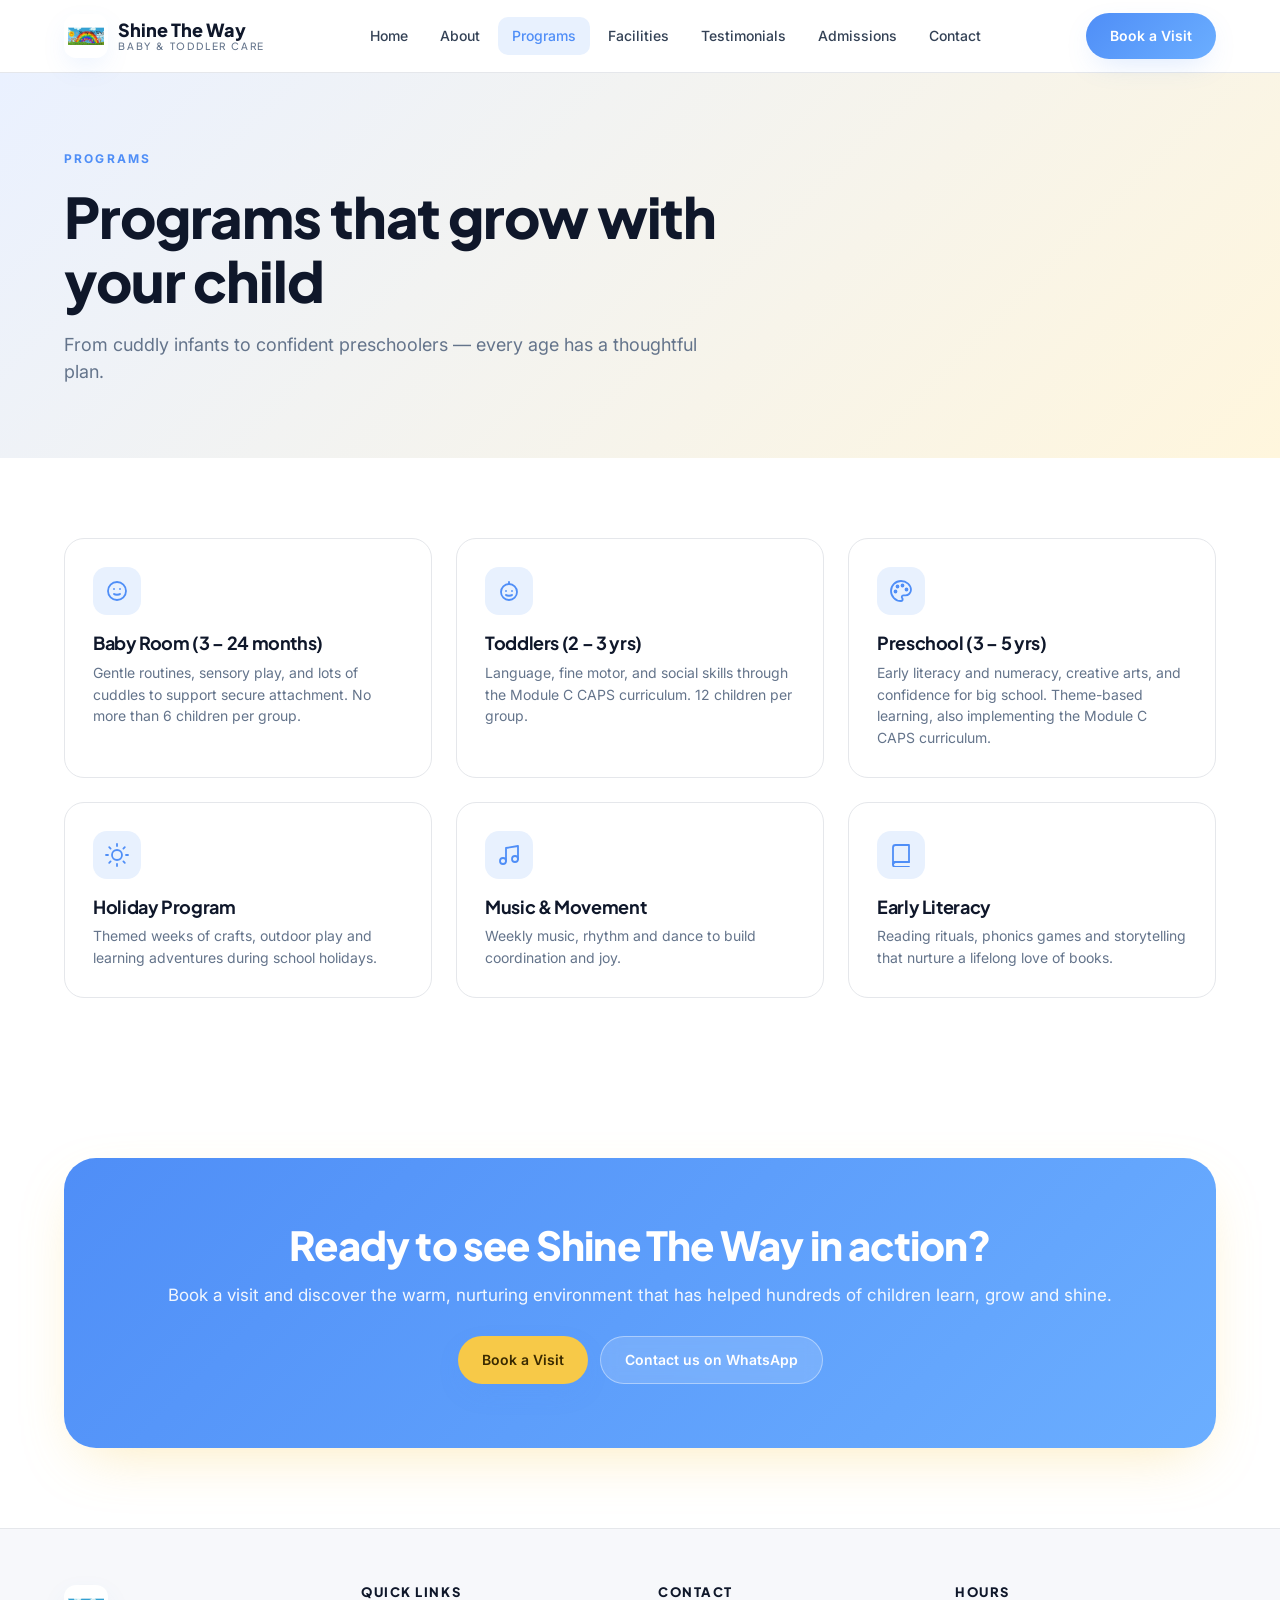
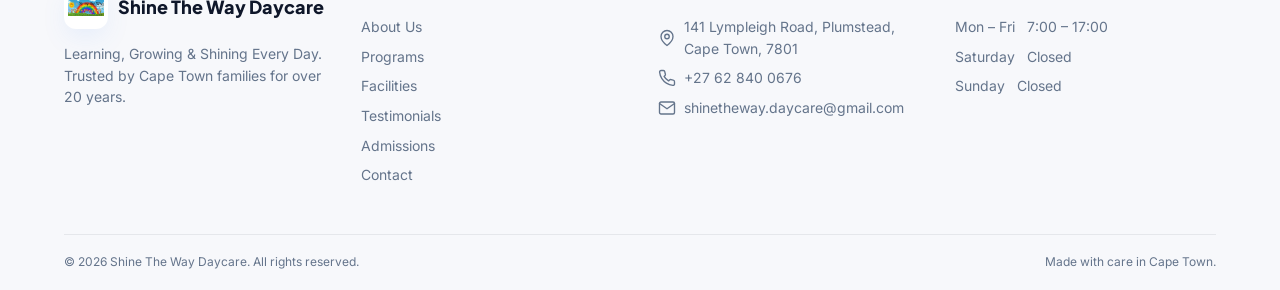
<file: shine-site/programs.html>
<!doctype html>
<html lang="en">
<head>
<meta charset="utf-8" />
<meta name="viewport" content="width=device-width,initial-scale=1" />
<title>Programs | Shine The Way Daycare</title>
<meta name="description" content="Age-appropriate daycare programs for infants, toddlers and preschoolers in Cape Town." />
<link rel="icon" href="favicon.ico" />
<link rel="icon" type="image/png" sizes="32x32" href="favicon-32x32.png" />
<link rel="icon" type="image/png" sizes="16x16" href="favicon-16x16.png" />
<link rel="apple-touch-icon" href="apple-touch-icon.png" />
<link rel="preconnect" href="https://fonts.googleapis.com" />
<link rel="preconnect" href="https://fonts.gstatic.com" crossorigin />
<link href="https://fonts.googleapis.com/css2?family=Inter:wght@400;500;600;700&family=Plus+Jakarta+Sans:wght@600;700;800&display=swap" rel="stylesheet" />
<link rel="stylesheet" href="css/styles.css" />
</head>
<body>
<header class="header">
  <div class="container header-inner">
    <a href="index.html" class="brand">
      <img src="images/logo-color.png" alt="Shine The Way Daycare" />
      <span class="brand-text">Shine The Way<small>Baby &amp; Toddler Care</small></span>
    </a>
    <nav class="nav"><a href="index.html">Home</a>
<a href="about.html">About</a>
<a href="programs.html">Programs</a>
<a href="facilities.html">Facilities</a>
<a href="testimonials.html">Testimonials</a>
<a href="admissions.html">Admissions</a>
<a href="contact.html">Contact</a></nav>
    <div class="header-cta">
      <a class="btn btn-primary" href="admissions.html">Book a Visit</a>
    </div>
    <button class="menu-btn" aria-label="Toggle menu"><svg viewBox="0 0 24 24" width="20" height="20" fill="none" stroke="currentColor" stroke-width="1.8" stroke-linecap="round" stroke-linejoin="round"><line x1="3" y1="6" x2="21" y2="6"/><line x1="3" y1="12" x2="21" y2="12"/><line x1="3" y1="18" x2="21" y2="18"/></svg></button>
  </div>
  <div class="mobile-nav"><a href="index.html">Home</a>
<a href="about.html">About</a>
<a href="programs.html">Programs</a>
<a href="facilities.html">Facilities</a>
<a href="testimonials.html">Testimonials</a>
<a href="admissions.html">Admissions</a>
<a href="contact.html">Contact</a>
    <a class="btn btn-primary" href="admissions.html" style="margin-top:8px;width:100%">Book a Visit</a>
  </div>
</header>
<section class="page-hero">
  <div class="container reveal">
    <span class="eyebrow">Programs</span>
    <h1 style="margin-top:14px">Programs that grow with your child</h1>
    <p>From cuddly infants to confident preschoolers — every age has a thoughtful plan.</p>
  </div>
</section>

<section class="block"><div class="container"><div class="grid grid-3"><div class="card reveal"><div class="icon-box"><svg viewBox="0 0 24 24" width="24" height="24" fill="none" stroke="currentColor" stroke-width="1.8" stroke-linecap="round" stroke-linejoin="round"><circle cx="12" cy="12" r="9"/><path d="M9 10h.01M15 10h.01"/><path d="M9 15c1 1 5 1 6 0"/></svg></div><h3>Baby Room (3 – 24 months)</h3><p>Gentle routines, sensory play, and lots of cuddles to support secure attachment. No more than 6 children per group.</p></div>
<div class="card reveal"><div class="icon-box"><svg viewBox="0 0 24 24" width="24" height="24" fill="none" stroke="currentColor" stroke-width="1.8" stroke-linecap="round" stroke-linejoin="round"><circle cx="12" cy="13" r="8"/><path d="M9 12h.01M15 12h.01"/><path d="M9 16c1 1 5 1 6 0"/><path d="M12 5V3"/></svg></div><h3>Toddlers (2 – 3 yrs)</h3><p>Language, fine motor, and social skills through the Module C CAPS curriculum. 12 children per group.</p></div>
<div class="card reveal"><div class="icon-box"><svg viewBox="0 0 24 24" width="24" height="24" fill="none" stroke="currentColor" stroke-width="1.8" stroke-linecap="round" stroke-linejoin="round"><circle cx="13.5" cy="6.5" r="1"/><circle cx="17.5" cy="10.5" r="1"/><circle cx="8.5" cy="7.5" r="1"/><circle cx="6.5" cy="12.5" r="1"/><path d="M12 2C6.5 2 2 6.5 2 12s4.5 10 10 10c.926 0 1.648-.746 1.648-1.688 0-.437-.18-.835-.437-1.125-.29-.289-.438-.652-.438-1.125a1.64 1.64 0 0 1 1.668-1.668h1.996c3.051 0 5.555-2.503 5.555-5.554C21.965 6.012 17.461 2 12 2z"/></svg></div><h3>Preschool (3 – 5 yrs)</h3><p>Early literacy and numeracy, creative arts, and confidence for big school. Theme-based learning, also implementing the Module C CAPS curriculum.</p></div>
<div class="card reveal"><div class="icon-box"><svg viewBox="0 0 24 24" width="24" height="24" fill="none" stroke="currentColor" stroke-width="1.8" stroke-linecap="round" stroke-linejoin="round"><circle cx="12" cy="12" r="5"/><line x1="12" y1="1" x2="12" y2="3"/><line x1="12" y1="21" x2="12" y2="23"/><line x1="4.2" y1="4.2" x2="5.6" y2="5.6"/><line x1="18.4" y1="18.4" x2="19.8" y2="19.8"/><line x1="1" y1="12" x2="3" y2="12"/><line x1="21" y1="12" x2="23" y2="12"/><line x1="4.2" y1="19.8" x2="5.6" y2="18.4"/><line x1="18.4" y1="5.6" x2="19.8" y2="4.2"/></svg></div><h3>Holiday Program</h3><p>Themed weeks of crafts, outdoor play and learning adventures during school holidays.</p></div>
<div class="card reveal"><div class="icon-box"><svg viewBox="0 0 24 24" width="24" height="24" fill="none" stroke="currentColor" stroke-width="1.8" stroke-linecap="round" stroke-linejoin="round"><path d="M9 18V5l12-2v13"/><circle cx="6" cy="18" r="3"/><circle cx="18" cy="16" r="3"/></svg></div><h3>Music &amp; Movement</h3><p>Weekly music, rhythm and dance to build coordination and joy.</p></div>
<div class="card reveal"><div class="icon-box"><svg viewBox="0 0 24 24" width="24" height="24" fill="none" stroke="currentColor" stroke-width="1.8" stroke-linecap="round" stroke-linejoin="round"><path d="M4 4.5A2.5 2.5 0 0 1 6.5 2H20v17H6.5A2.5 2.5 0 0 0 4 21.5v-17z"/><path d="M20 19H6.5a2.5 2.5 0 0 0 0 5H20"/></svg></div><h3>Early Literacy</h3><p>Reading rituals, phonics games and storytelling that nurture a lifelong love of books.</p></div></div></div></section>
<section class="cta">
  <div class="container">
    <div class="cta-box reveal">
      <h2>Ready to see Shine The Way in action?</h2>
      <p>Book a visit and discover the warm, nurturing environment that has helped hundreds of children learn, grow and shine.</p>
      <div class="cta-actions">
        <a class="btn btn-accent" href="contact.html">Book a Visit</a>
        <a class="tel-btn" href="https://wa.me/27628400676">Contact us on WhatsApp</a>
      </div>
    </div>
  </div>
</section>
<footer>
  <div class="container">
    <div class="footer-grid">
      <div>
        <div class="brand">
          <img src="images/logo-color.png" alt="" style="width:44px;height:44px;border-radius:12px;background:#fff;padding:4px;object-fit:contain" />
          <span class="brand-text">Shine The Way Daycare</span>
        </div>
        <p style="margin-top:14px;color:var(--muted);font-size:14px">Learning, Growing &amp; Shining Every Day. Trusted by Cape Town families for over 20 years.</p>
      </div>
      <div>
        <h4>Quick Links</h4>
        <ul>
          <li><a href="about.html">About Us</a></li>
          <li><a href="programs.html">Programs</a></li>
          <li><a href="facilities.html">Facilities</a></li>
          <li><a href="testimonials.html">Testimonials</a></li>
          <li><a href="admissions.html">Admissions</a></li>
          <li><a href="contact.html">Contact</a></li>
        </ul>
      </div>
      <div>
        <h4>Contact</h4>
        <ul>
          <li><svg viewBox="0 0 24 24" width="18" height="18" fill="none" stroke="currentColor" stroke-width="1.8" stroke-linecap="round" stroke-linejoin="round"><path d="M20 10c0 6-8 12-8 12s-8-6-8-12a8 8 0 0 1 16 0z"/><circle cx="12" cy="10" r="3"/></svg> 141 Lympleigh Road, Plumstead, Cape Town, 7801</li>
          <li><svg viewBox="0 0 24 24" width="18" height="18" fill="none" stroke="currentColor" stroke-width="1.8" stroke-linecap="round" stroke-linejoin="round"><path d="M22 16.92v3a2 2 0 0 1-2.18 2 19.79 19.79 0 0 1-8.63-3.07 19.5 19.5 0 0 1-6-6 19.79 19.79 0 0 1-3.07-8.67A2 2 0 0 1 4.11 2h3a2 2 0 0 1 2 1.72c.127.96.361 1.903.7 2.81a2 2 0 0 1-.45 2.11L8.09 9.91a16 16 0 0 0 6 6l1.27-1.27a2 2 0 0 1 2.11-.45c.907.339 1.85.573 2.81.7A2 2 0 0 1 22 16.92z"/></svg> <a href="tel:+27 62 840 0676">+27 62 840 0676</a></li>
          <li><svg viewBox="0 0 24 24" width="18" height="18" fill="none" stroke="currentColor" stroke-width="1.8" stroke-linecap="round" stroke-linejoin="round"><rect x="2" y="4" width="20" height="16" rx="2"/><path d="m2 6 10 7 10-7"/></svg> <a href="mailto:shinetheway.daycare@gmail.com">shinetheway.daycare@gmail.com</a></li>
        </ul>
      </div>
      <div>
        <h4>Hours</h4>
        <ul>
          <li>Mon – Fri &nbsp; 7:00 – 17:00</li>
          <li>Saturday &nbsp; Closed</li>
          <li>Sunday &nbsp; Closed</li>
        </ul>
      </div>
    </div>
    <div class="footer-bottom">
      <span>© <span id="year"></span> Shine The Way Daycare. All rights reserved.</span>
      <span>Made with care in Cape Town.</span>
    </div>
  </div>
</footer>
<script src="js/main.js"></script>
</body></html>
</file>
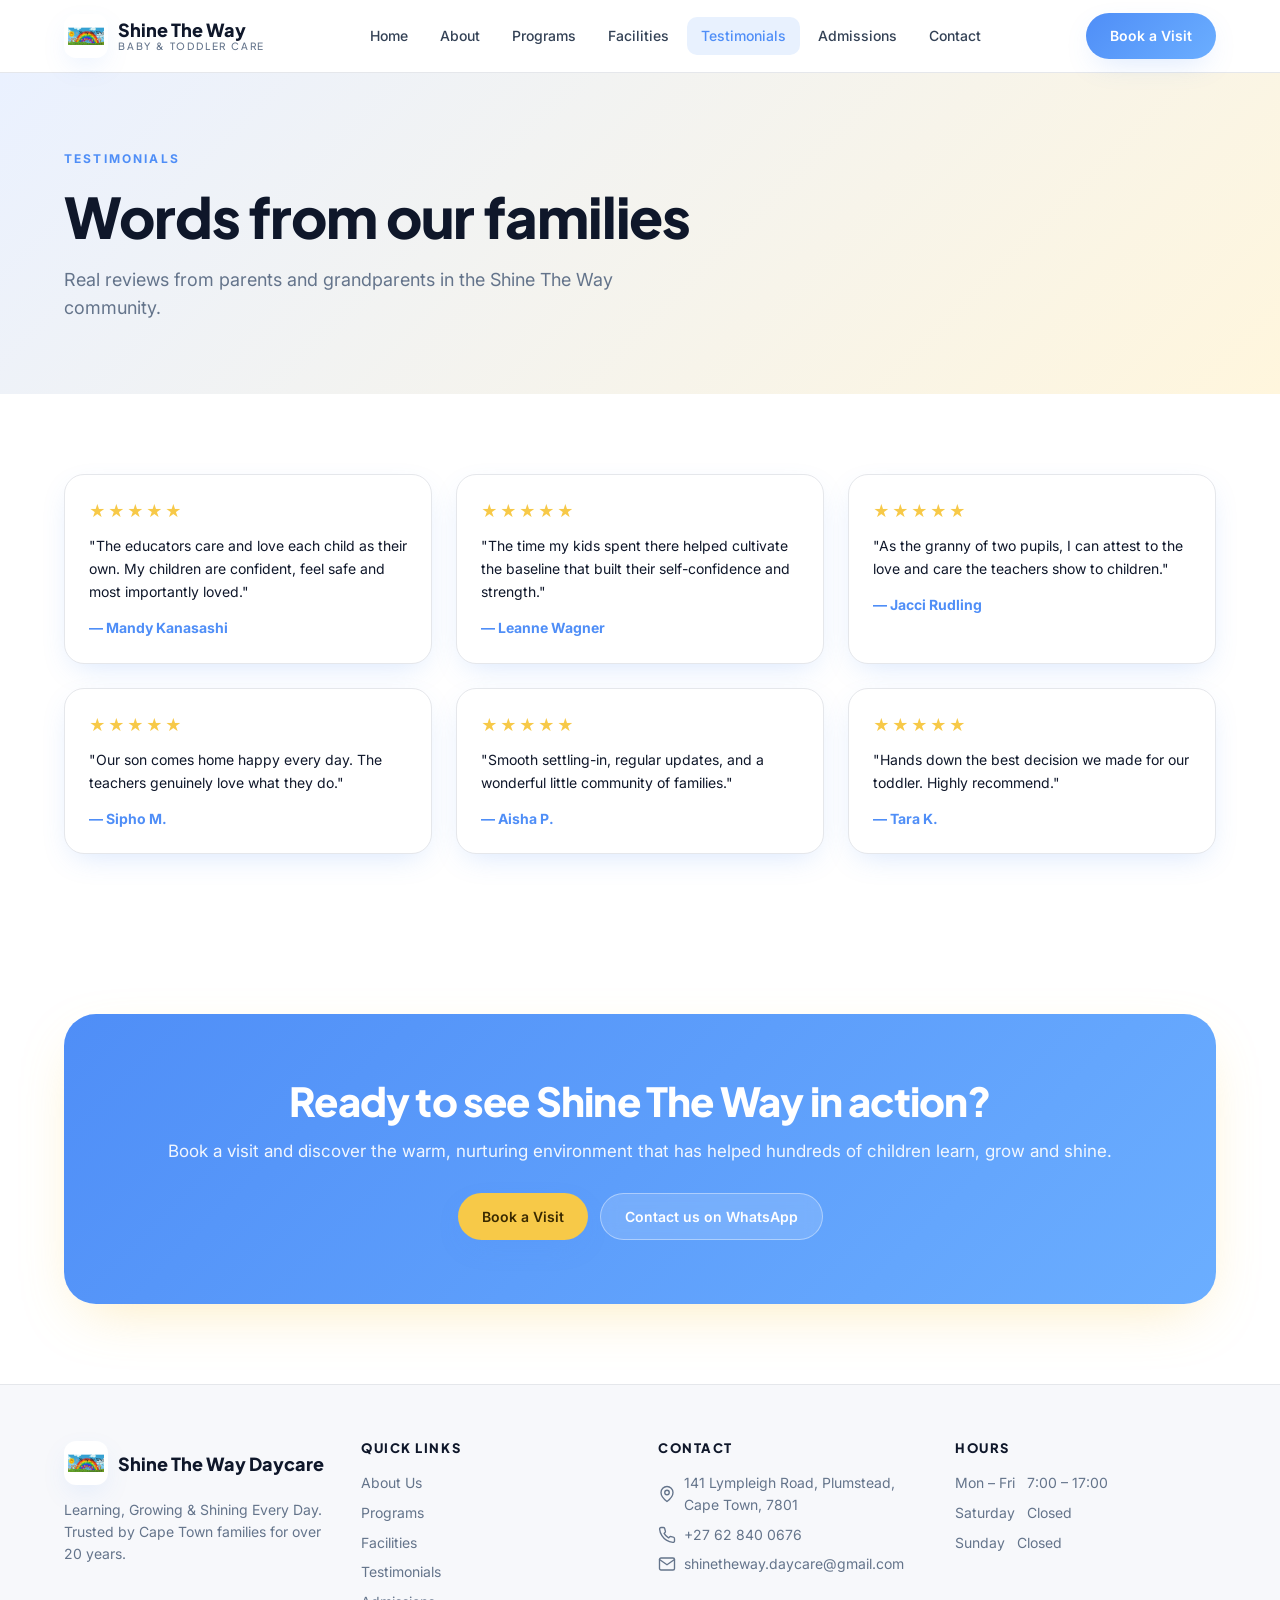
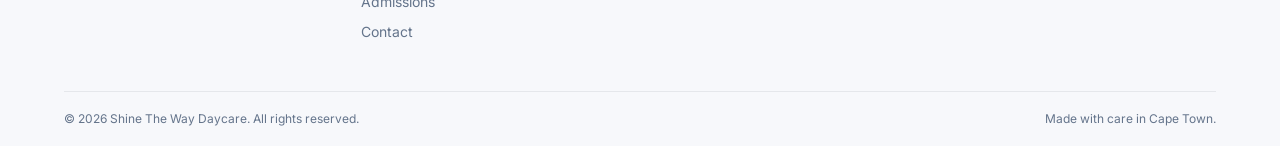
<file: shine-site/testimonials.html>
<!doctype html>
<html lang="en">
<head>
<meta charset="utf-8" />
<meta name="viewport" content="width=device-width,initial-scale=1" />
<title>Testimonials | Shine The Way Daycare</title>
<meta name="description" content="Read what parents and families across Cape Town are saying about Shine The Way Daycare." />
<link rel="icon" href="favicon.ico" />
<link rel="icon" type="image/png" sizes="32x32" href="favicon-32x32.png" />
<link rel="icon" type="image/png" sizes="16x16" href="favicon-16x16.png" />
<link rel="apple-touch-icon" href="apple-touch-icon.png" />
<link rel="preconnect" href="https://fonts.googleapis.com" />
<link rel="preconnect" href="https://fonts.gstatic.com" crossorigin />
<link href="https://fonts.googleapis.com/css2?family=Inter:wght@400;500;600;700&family=Plus+Jakarta+Sans:wght@600;700;800&display=swap" rel="stylesheet" />
<link rel="stylesheet" href="css/styles.css" />
</head>
<body>
<header class="header">
  <div class="container header-inner">
    <a href="index.html" class="brand">
      <img src="images/logo-color.png" alt="Shine The Way Daycare" />
      <span class="brand-text">Shine The Way<small>Baby &amp; Toddler Care</small></span>
    </a>
    <nav class="nav"><a href="index.html">Home</a>
<a href="about.html">About</a>
<a href="programs.html">Programs</a>
<a href="facilities.html">Facilities</a>
<a href="testimonials.html">Testimonials</a>
<a href="admissions.html">Admissions</a>
<a href="contact.html">Contact</a></nav>
    <div class="header-cta">
      <a class="btn btn-primary" href="admissions.html">Book a Visit</a>
    </div>
    <button class="menu-btn" aria-label="Toggle menu"><svg viewBox="0 0 24 24" width="20" height="20" fill="none" stroke="currentColor" stroke-width="1.8" stroke-linecap="round" stroke-linejoin="round"><line x1="3" y1="6" x2="21" y2="6"/><line x1="3" y1="12" x2="21" y2="12"/><line x1="3" y1="18" x2="21" y2="18"/></svg></button>
  </div>
  <div class="mobile-nav"><a href="index.html">Home</a>
<a href="about.html">About</a>
<a href="programs.html">Programs</a>
<a href="facilities.html">Facilities</a>
<a href="testimonials.html">Testimonials</a>
<a href="admissions.html">Admissions</a>
<a href="contact.html">Contact</a>
    <a class="btn btn-primary" href="admissions.html" style="margin-top:8px;width:100%">Book a Visit</a>
  </div>
</header>
<section class="page-hero">
  <div class="container reveal">
    <span class="eyebrow">Testimonials</span>
    <h1 style="margin-top:14px">Words from our families</h1>
    <p>Real reviews from parents and grandparents in the Shine The Way community.</p>
  </div>
</section>

<section class="block"><div class="container"><div class="grid grid-3">
  <figure class="quote reveal"><div class="stars">★★★★★</div><blockquote>"The educators care and love each child as their own. My children are confident, feel safe and most importantly loved."</blockquote><cite>— Mandy Kanasashi</cite></figure><figure class="quote reveal"><div class="stars">★★★★★</div><blockquote>"The time my kids spent there helped cultivate the baseline that built their self-confidence and strength."</blockquote><cite>— Leanne Wagner</cite></figure><figure class="quote reveal"><div class="stars">★★★★★</div><blockquote>"As the granny of two pupils, I can attest to the love and care the teachers show to children."</blockquote><cite>— Jacci Rudling</cite></figure><figure class="quote reveal"><div class="stars">★★★★★</div><blockquote>"Our son comes home happy every day. The teachers genuinely love what they do."</blockquote><cite>— Sipho M.</cite></figure><figure class="quote reveal"><div class="stars">★★★★★</div><blockquote>"Smooth settling-in, regular updates, and a wonderful little community of families."</blockquote><cite>— Aisha P.</cite></figure><figure class="quote reveal"><div class="stars">★★★★★</div><blockquote>"Hands down the best decision we made for our toddler. Highly recommend."</blockquote><cite>— Tara K.</cite></figure>
</div></div></section>
<section class="cta">
  <div class="container">
    <div class="cta-box reveal">
      <h2>Ready to see Shine The Way in action?</h2>
      <p>Book a visit and discover the warm, nurturing environment that has helped hundreds of children learn, grow and shine.</p>
      <div class="cta-actions">
        <a class="btn btn-accent" href="contact.html">Book a Visit</a>
        <a class="tel-btn" href="https://wa.me/27628400676">Contact us on WhatsApp</a>
      </div>
    </div>
  </div>
</section>
<footer>
  <div class="container">
    <div class="footer-grid">
      <div>
        <div class="brand">
          <img src="images/logo-color.png" alt="" style="width:44px;height:44px;border-radius:12px;background:#fff;padding:4px;object-fit:contain" />
          <span class="brand-text">Shine The Way Daycare</span>
        </div>
        <p style="margin-top:14px;color:var(--muted);font-size:14px">Learning, Growing &amp; Shining Every Day. Trusted by Cape Town families for over 20 years.</p>
      </div>
      <div>
        <h4>Quick Links</h4>
        <ul>
          <li><a href="about.html">About Us</a></li>
          <li><a href="programs.html">Programs</a></li>
          <li><a href="facilities.html">Facilities</a></li>
          <li><a href="testimonials.html">Testimonials</a></li>
          <li><a href="admissions.html">Admissions</a></li>
          <li><a href="contact.html">Contact</a></li>
        </ul>
      </div>
      <div>
        <h4>Contact</h4>
        <ul>
          <li><svg viewBox="0 0 24 24" width="18" height="18" fill="none" stroke="currentColor" stroke-width="1.8" stroke-linecap="round" stroke-linejoin="round"><path d="M20 10c0 6-8 12-8 12s-8-6-8-12a8 8 0 0 1 16 0z"/><circle cx="12" cy="10" r="3"/></svg> 141 Lympleigh Road, Plumstead, Cape Town, 7801</li>
          <li><svg viewBox="0 0 24 24" width="18" height="18" fill="none" stroke="currentColor" stroke-width="1.8" stroke-linecap="round" stroke-linejoin="round"><path d="M22 16.92v3a2 2 0 0 1-2.18 2 19.79 19.79 0 0 1-8.63-3.07 19.5 19.5 0 0 1-6-6 19.79 19.79 0 0 1-3.07-8.67A2 2 0 0 1 4.11 2h3a2 2 0 0 1 2 1.72c.127.96.361 1.903.7 2.81a2 2 0 0 1-.45 2.11L8.09 9.91a16 16 0 0 0 6 6l1.27-1.27a2 2 0 0 1 2.11-.45c.907.339 1.85.573 2.81.7A2 2 0 0 1 22 16.92z"/></svg> <a href="tel:+27 62 840 0676">+27 62 840 0676</a></li>
          <li><svg viewBox="0 0 24 24" width="18" height="18" fill="none" stroke="currentColor" stroke-width="1.8" stroke-linecap="round" stroke-linejoin="round"><rect x="2" y="4" width="20" height="16" rx="2"/><path d="m2 6 10 7 10-7"/></svg> <a href="mailto:shinetheway.daycare@gmail.com">shinetheway.daycare@gmail.com</a></li>
        </ul>
      </div>
      <div>
        <h4>Hours</h4>
        <ul>
          <li>Mon – Fri &nbsp; 7:00 – 17:00</li>
          <li>Saturday &nbsp; Closed</li>
          <li>Sunday &nbsp; Closed</li>
        </ul>
      </div>
    </div>
    <div class="footer-bottom">
      <span>© <span id="year"></span> Shine The Way Daycare. All rights reserved.</span>
      <span>Made with care in Cape Town.</span>
    </div>
  </div>
</footer>
<script src="js/main.js"></script>
</body></html>
</file>
<file: css/styles.css>
:root{
  --bg:#ffffff;--fg:#0f172a;--muted:#64748b;--border:#e5e7eb;
  --primary:#4F8EF7;--primary-soft:#e8f1fe;--primary-fg:#fff;
  --accent:#F7C948;--accent-fg:#3a2a00;--success:#5CB85C;
  --secondary:#f7f8fb;--card:#fff;
  --shadow-soft:0 10px 30px -10px rgba(79,142,247,.25);
  --shadow-glow:0 20px 60px -20px rgba(247,201,72,.4);
  --grad-hero:linear-gradient(135deg,#eaf1ff 0%,#fff6dd 100%);
  --grad-primary:linear-gradient(135deg,#4F8EF7,#6BAEFF);
  --grad-warm:linear-gradient(135deg,#F7C948,#F4A93B);
  --radius:16px;
}
*{box-sizing:border-box;margin:0;padding:0}
html{scroll-behavior:smooth}
body{font-family:'Inter',system-ui,sans-serif;color:var(--fg);background:var(--bg);line-height:1.55;-webkit-font-smoothing:antialiased}
h1,h2,h3,h4{font-family:'Plus Jakarta Sans','Inter',sans-serif;letter-spacing:-.02em;line-height:1.15}
img{max-width:100%;display:block}
a{color:inherit;text-decoration:none}
.container{max-width:1200px;margin:0 auto;padding:0 24px}

/* Header */
.header{position:sticky;top:0;z-index:50;background:rgba(255,255,255,.85);backdrop-filter:blur(10px);border-bottom:1px solid var(--border)}
.header-inner{display:flex;align-items:center;justify-content:space-between;height:72px}
.brand{display:flex;align-items:center;gap:10px}
.brand img{width:44px;height:44px;border-radius:12px;background:#fff;padding:4px;box-shadow:var(--shadow-soft);object-fit:contain}
.brand-text{font-family:'Plus Jakarta Sans',sans-serif;font-weight:800;font-size:18px;line-height:1.1}
.brand-text small{display:block;font-size:10px;font-weight:500;color:var(--muted);letter-spacing:.18em;text-transform:uppercase;margin-top:2px}
.nav{display:none;gap:4px}
.nav a{padding:8px 14px;border-radius:10px;font-size:14px;font-weight:500;color:#334155}
.nav a:hover,.nav a.active{background:var(--primary-soft);color:var(--primary)}
.header-cta{display:none;gap:14px;align-items:center}
.tel{display:inline-flex;gap:8px;align-items:center;font-size:14px;font-weight:500}
.btn{display:inline-flex;align-items:center;justify-content:center;gap:8px;padding:12px 24px;border-radius:999px;font-weight:600;font-size:14px;cursor:pointer;border:0;transition:transform .2s,background .2s}
.btn-primary{background:var(--grad-primary);color:#fff;box-shadow:var(--shadow-soft)}
.btn-primary:hover{transform:scale(1.04)}
.btn-accent{background:var(--accent);color:var(--accent-fg);box-shadow:var(--shadow-soft)}
.btn-outline{background:#fff;border:1px solid var(--border);color:var(--fg)}
.btn-outline:hover{background:var(--secondary)}
.menu-btn{display:inline-flex;align-items:center;justify-content:center;width:40px;height:40px;border-radius:10px;background:#fff;border:1px solid var(--border);cursor:pointer}
.mobile-nav{display:none;border-top:1px solid var(--border);padding:12px 24px;background:#fff}
.mobile-nav.open{display:block}
.mobile-nav a{display:block;padding:12px;border-radius:10px;font-weight:500}
.mobile-nav a:hover{background:var(--primary-soft);color:var(--primary)}

@media (min-width:1024px){
  .nav{display:flex}.header-cta{display:flex}.menu-btn{display:none}
}

/* Hero */
.hero{position:relative;background:var(--grad-hero);overflow:hidden}
.hero::before,.hero::after{content:"";position:absolute;width:380px;height:380px;border-radius:50%;filter:blur(80px);opacity:.4;z-index:0}
.hero::before{background:var(--accent);top:-100px;left:-100px}
.hero::after{background:var(--primary);bottom:-100px;right:-100px}
.hero-inner{position:relative;z-index:1;display:grid;gap:48px;padding:64px 0;align-items:center}
.eyebrow{display:inline-flex;align-items:center;gap:8px;font-size:12px;font-weight:700;letter-spacing:.18em;text-transform:uppercase;color:var(--primary)}
.eyebrow svg{flex-shrink:0}
.hero h1{margin-top:18px;font-size:clamp(36px,5vw,60px);font-weight:800}
.hero h1 .grad{background:var(--grad-primary);-webkit-background-clip:text;background-clip:text;color:transparent}
.hero p.lead{margin-top:18px;font-size:18px;color:var(--muted);max-width:560px}
.hero-actions{margin-top:28px;display:flex;flex-wrap:wrap;gap:12px}
.hero-meta{margin-top:28px;display:flex;flex-wrap:wrap;gap:18px;align-items:center;color:var(--muted);font-size:14px}
.stars{color:var(--accent);letter-spacing:2px}
.hero-img-wrap{position:relative}
.hero-img-wrap img{aspect-ratio:4/3;width:100%;border-radius:28px;object-fit:cover;box-shadow:var(--shadow-glow)}
.hero-badge{position:absolute;bottom:-20px;left:-12px;background:#fff;padding:14px 18px;border-radius:18px;box-shadow:var(--shadow-soft);display:none;align-items:center;gap:12px}
.hero-badge .dot{width:40px;height:40px;border-radius:50%;background:rgba(92,184,92,.2);color:var(--success);display:grid;place-items:center;font-size:20px}
.hero-badge .dot svg{width:20px;height:20px}
@media(min-width:768px){.hero-badge{display:flex}}
@media(min-width:1024px){.hero-inner{grid-template-columns:1.1fr 1fr;padding:96px 0}}

/* Sections */
section.block{padding:80px 0}
section.block.alt{background:var(--secondary)}
.section-head{text-align:center;max-width:680px;margin:0 auto 56px}
.section-head .eyebrow{color:var(--accent-fg)}
.section-head h2{margin-top:14px;font-size:clamp(28px,3.5vw,40px);font-weight:800}
.section-head p{margin-top:14px;color:var(--muted);font-size:17px}

/* Grid card */
.grid{display:grid;gap:24px}
.grid-3{grid-template-columns:repeat(auto-fit,minmax(280px,1fr))}
.grid-2{grid-template-columns:repeat(auto-fit,minmax(320px,1fr))}
.card{background:var(--card);border:1px solid var(--border);border-radius:20px;padding:28px;transition:box-shadow .2s,transform .2s}
.card:hover{box-shadow:var(--shadow-soft);transform:translateY(-2px)}
.icon-box{width:48px;height:48px;border-radius:14px;background:var(--primary-soft);color:var(--primary);display:grid;place-items:center;font-size:22px}
.icon-box svg{width:24px;height:24px}
.card h3{margin-top:18px;font-size:18px;font-weight:700}
.card p{margin-top:8px;color:var(--muted);font-size:14px}

/* Gallery */
.gallery{display:grid;grid-template-columns:repeat(2,1fr);gap:12px}
@media(min-width:768px){.gallery{grid-template-columns:repeat(3,1fr);gap:16px}}
.gallery img{aspect-ratio:1;object-fit:cover;border-radius:20px;box-shadow:var(--shadow-soft);transition:transform .4s}
.gallery img:hover{transform:scale(1.04)}

/* Testimonials */
.quote{background:#fff;border:1px solid var(--border);border-radius:20px;padding:24px;box-shadow:var(--shadow-soft)}
.quote .stars{margin-bottom:10px}
.quote blockquote{font-size:14px;line-height:1.65}
.quote cite{display:block;margin-top:14px;font-weight:700;color:var(--primary);font-style:normal;font-size:14px}

/* CTA */
.cta{padding:80px 0}
.cta-box{position:relative;overflow:hidden;background:var(--grad-primary);border-radius:32px;padding:64px 32px;text-align:center;color:#fff;box-shadow:var(--shadow-glow)}
.cta-box h2{font-size:clamp(28px,3.5vw,40px);font-weight:800}
.cta-box p{margin-top:14px;opacity:.92;font-size:17px}
.cta-actions{margin-top:28px;display:flex;flex-wrap:wrap;justify-content:center;gap:12px}
.cta-actions .tel-btn{display:inline-flex;align-items:center;gap:8px;padding:12px 24px;border-radius:999px;background:rgba(255,255,255,.15);border:1px solid rgba(255,255,255,.4);color:#fff;font-weight:600;font-size:14px;backdrop-filter:blur(8px)}

/* Footer */
footer{background:var(--secondary);border-top:1px solid var(--border);padding:56px 0 0}
.footer-grid{display:grid;gap:36px;grid-template-columns:repeat(auto-fit,minmax(220px,1fr))}
footer h4{font-family:'Plus Jakarta Sans',sans-serif;font-size:13px;font-weight:800;text-transform:uppercase;letter-spacing:.12em;margin-bottom:16px}
footer ul{list-style:none;display:flex;flex-direction:column;gap:8px;color:var(--muted);font-size:14px}
footer ul li{display:flex;align-items:center;gap:8px}
footer ul li svg{flex-shrink:0}
footer ul a:hover{color:var(--primary)}
.footer-bottom{border-top:1px solid var(--border);margin-top:48px;padding:18px 0;font-size:12px;color:var(--muted);display:flex;flex-wrap:wrap;gap:8px;justify-content:space-between}

/* Page hero (inner pages) */
.page-hero{background:var(--grad-hero);padding:72px 0;position:relative;overflow:hidden}
.page-hero h1{font-size:clamp(32px,5vw,56px);font-weight:800;max-width:780px}
.page-hero p{margin-top:18px;color:var(--muted);max-width:640px;font-size:18px}

/* Forms */
.form{display:grid;gap:16px;max-width:640px;margin:0 auto}
.form-row{display:grid;gap:16px;grid-template-columns:1fr}
@media(min-width:640px){.form-row{grid-template-columns:1fr 1fr}}
.field label{display:block;font-size:13px;font-weight:600;margin-bottom:6px}
.field input,.field textarea,.field select{width:100%;padding:12px 14px;border:1px solid var(--border);border-radius:12px;font-size:14px;font-family:inherit;background:#fff;color:var(--fg)}
.field input:focus,.field textarea:focus{outline:none;border-color:var(--primary);box-shadow:0 0 0 3px var(--primary-soft)}
.field .err{color:#dc2626;font-size:12px;margin-top:4px;min-height:14px}
.notice{padding:14px 18px;border-radius:12px;font-size:14px;font-weight:500;margin-bottom:16px}
.notice.ok{background:rgba(92,184,92,.15);color:#1f6c1f}
.notice.err{background:rgba(220,38,38,.12);color:#991b1b}

/* Faq */
.faq{max-width:760px;margin:0 auto;display:grid;gap:12px}
.faq details{background:#fff;border:1px solid var(--border);border-radius:16px;padding:18px 22px;transition:box-shadow .2s}
.faq details[open]{box-shadow:var(--shadow-soft)}
.faq summary{font-weight:700;cursor:pointer;list-style:none;display:flex;justify-content:space-between;align-items:center;gap:12px}
.faq summary::-webkit-details-marker{display:none}
.faq summary::after{content:"+";font-size:24px;color:var(--primary)}
.faq details[open] summary::after{content:"−"}
.faq p{color:var(--muted);font-size:14px;margin-top:10px}

/* Reveal anim */
.reveal{opacity:0;transform:translateY(20px);transition:opacity .7s ease,transform .7s ease}
.reveal.in{opacity:1;transform:none}
</file>
<file: shine-site/css/styles.css>
:root{
  --bg:#ffffff;--fg:#0f172a;--muted:#64748b;--border:#e5e7eb;
  --primary:#4F8EF7;--primary-soft:#e8f1fe;--primary-fg:#fff;
  --accent:#F7C948;--accent-fg:#3a2a00;--success:#5CB85C;
  --secondary:#f7f8fb;--card:#fff;
  --shadow-soft:0 10px 30px -10px rgba(79,142,247,.25);
  --shadow-glow:0 20px 60px -20px rgba(247,201,72,.4);
  --grad-hero:linear-gradient(135deg,#eaf1ff 0%,#fff6dd 100%);
  --grad-primary:linear-gradient(135deg,#4F8EF7,#6BAEFF);
  --grad-warm:linear-gradient(135deg,#F7C948,#F4A93B);
  --radius:16px;
}
*{box-sizing:border-box;margin:0;padding:0}
html{scroll-behavior:smooth}
body{font-family:'Inter',system-ui,sans-serif;color:var(--fg);background:var(--bg);line-height:1.55;-webkit-font-smoothing:antialiased}
h1,h2,h3,h4{font-family:'Plus Jakarta Sans','Inter',sans-serif;letter-spacing:-.02em;line-height:1.15}
img{max-width:100%;display:block}
a{color:inherit;text-decoration:none}
.container{max-width:1200px;margin:0 auto;padding:0 24px}

/* Header */
.header{position:sticky;top:0;z-index:50;background:rgba(255,255,255,.85);backdrop-filter:blur(10px);border-bottom:1px solid var(--border)}
.header-inner{display:flex;align-items:center;justify-content:space-between;height:72px}
.brand{display:flex;align-items:center;gap:10px}
.brand img{width:44px;height:44px;border-radius:12px;background:#fff;padding:4px;box-shadow:var(--shadow-soft);object-fit:contain}
.brand-text{font-family:'Plus Jakarta Sans',sans-serif;font-weight:800;font-size:18px;line-height:1.1}
.brand-text small{display:block;font-size:10px;font-weight:500;color:var(--muted);letter-spacing:.18em;text-transform:uppercase;margin-top:2px}
.nav{display:none;gap:4px}
.nav a{padding:8px 14px;border-radius:10px;font-size:14px;font-weight:500;color:#334155}
.nav a:hover,.nav a.active{background:var(--primary-soft);color:var(--primary)}
.header-cta{display:none;gap:14px;align-items:center}
.tel{display:inline-flex;gap:8px;align-items:center;font-size:14px;font-weight:500}
.btn{display:inline-flex;align-items:center;justify-content:center;gap:8px;padding:12px 24px;border-radius:999px;font-weight:600;font-size:14px;cursor:pointer;border:0;transition:transform .2s,background .2s}
.btn-primary{background:var(--grad-primary);color:#fff;box-shadow:var(--shadow-soft)}
.btn-primary:hover{transform:scale(1.04)}
.btn-accent{background:var(--accent);color:var(--accent-fg);box-shadow:var(--shadow-soft)}
.btn-outline{background:#fff;border:1px solid var(--border);color:var(--fg)}
.btn-outline:hover{background:var(--secondary)}
.menu-btn{display:inline-flex;align-items:center;justify-content:center;width:40px;height:40px;border-radius:10px;background:#fff;border:1px solid var(--border);cursor:pointer}
.mobile-nav{display:none;border-top:1px solid var(--border);padding:12px 24px;background:#fff}
.mobile-nav.open{display:block}
.mobile-nav a{display:block;padding:12px;border-radius:10px;font-weight:500}
.mobile-nav a:hover{background:var(--primary-soft);color:var(--primary)}

@media (min-width:1024px){
  .nav{display:flex}.header-cta{display:flex}.menu-btn{display:none}
}

/* Hero */
.hero{position:relative;background:var(--grad-hero);overflow:hidden}
.hero::before,.hero::after{content:"";position:absolute;width:380px;height:380px;border-radius:50%;filter:blur(80px);opacity:.4;z-index:0}
.hero::before{background:var(--accent);top:-100px;left:-100px}
.hero::after{background:var(--primary);bottom:-100px;right:-100px}
.hero-inner{position:relative;z-index:1;display:grid;gap:48px;padding:64px 0;align-items:center}
.eyebrow{display:inline-flex;align-items:center;gap:8px;font-size:12px;font-weight:700;letter-spacing:.18em;text-transform:uppercase;color:var(--primary)}
.eyebrow svg{flex-shrink:0}
.hero h1{margin-top:18px;font-size:clamp(36px,5vw,60px);font-weight:800}
.hero h1 .grad{background:var(--grad-primary);-webkit-background-clip:text;background-clip:text;color:transparent}
.hero p.lead{margin-top:18px;font-size:18px;color:var(--muted);max-width:560px}
.hero-actions{margin-top:28px;display:flex;flex-wrap:wrap;gap:12px}
.hero-meta{margin-top:28px;display:flex;flex-wrap:wrap;gap:18px;align-items:center;color:var(--muted);font-size:14px}
.stars{color:var(--accent);letter-spacing:2px}
.hero-img-wrap{position:relative}
.hero-img-wrap img{aspect-ratio:4/3;width:100%;border-radius:28px;object-fit:cover;box-shadow:var(--shadow-glow)}
.hero-badge{position:absolute;bottom:-20px;left:-12px;background:#fff;padding:14px 18px;border-radius:18px;box-shadow:var(--shadow-soft);display:none;align-items:center;gap:12px}
.hero-badge .dot{width:40px;height:40px;border-radius:50%;background:rgba(92,184,92,.2);color:var(--success);display:grid;place-items:center;font-size:20px}
.hero-badge .dot svg{width:20px;height:20px}
@media(min-width:768px){.hero-badge{display:flex}}
@media(min-width:1024px){.hero-inner{grid-template-columns:1.1fr 1fr;padding:96px 0}}

/* Sections */
section.block{padding:80px 0}
section.block.alt{background:var(--secondary)}
.section-head{text-align:center;max-width:680px;margin:0 auto 56px}
.section-head .eyebrow{color:var(--accent-fg)}
.section-head h2{margin-top:14px;font-size:clamp(28px,3.5vw,40px);font-weight:800}
.section-head p{margin-top:14px;color:var(--muted);font-size:17px}

/* Grid card */
.grid{display:grid;gap:24px}
.grid-3{grid-template-columns:repeat(auto-fit,minmax(280px,1fr))}
.grid-2{grid-template-columns:repeat(auto-fit,minmax(320px,1fr))}
.card{background:var(--card);border:1px solid var(--border);border-radius:20px;padding:28px;transition:box-shadow .2s,transform .2s}
.card:hover{box-shadow:var(--shadow-soft);transform:translateY(-2px)}
.icon-box{width:48px;height:48px;border-radius:14px;background:var(--primary-soft);color:var(--primary);display:grid;place-items:center;font-size:22px}
.icon-box svg{width:24px;height:24px}
.card h3{margin-top:18px;font-size:18px;font-weight:700}
.card p{margin-top:8px;color:var(--muted);font-size:14px}

/* Gallery */
.gallery{display:grid;grid-template-columns:repeat(2,1fr);gap:12px}
@media(min-width:768px){.gallery{grid-template-columns:repeat(3,1fr);gap:16px}}
.gallery img{aspect-ratio:1;object-fit:cover;border-radius:20px;box-shadow:var(--shadow-soft);transition:transform .4s}
.gallery img:hover{transform:scale(1.04)}

/* Testimonials */
.quote{background:#fff;border:1px solid var(--border);border-radius:20px;padding:24px;box-shadow:var(--shadow-soft)}
.quote .stars{margin-bottom:10px}
.quote blockquote{font-size:14px;line-height:1.65}
.quote cite{display:block;margin-top:14px;font-weight:700;color:var(--primary);font-style:normal;font-size:14px}

/* CTA */
.cta{padding:80px 0}
.cta-box{position:relative;overflow:hidden;background:var(--grad-primary);border-radius:32px;padding:64px 32px;text-align:center;color:#fff;box-shadow:var(--shadow-glow)}
.cta-box h2{font-size:clamp(28px,3.5vw,40px);font-weight:800}
.cta-box p{margin-top:14px;opacity:.92;font-size:17px}
.cta-actions{margin-top:28px;display:flex;flex-wrap:wrap;justify-content:center;gap:12px}
.cta-actions .tel-btn{display:inline-flex;align-items:center;gap:8px;padding:12px 24px;border-radius:999px;background:rgba(255,255,255,.15);border:1px solid rgba(255,255,255,.4);color:#fff;font-weight:600;font-size:14px;backdrop-filter:blur(8px)}

/* Footer */
footer{background:var(--secondary);border-top:1px solid var(--border);padding:56px 0 0}
.footer-grid{display:grid;gap:36px;grid-template-columns:repeat(auto-fit,minmax(220px,1fr))}
footer h4{font-family:'Plus Jakarta Sans',sans-serif;font-size:13px;font-weight:800;text-transform:uppercase;letter-spacing:.12em;margin-bottom:16px}
footer ul{list-style:none;display:flex;flex-direction:column;gap:8px;color:var(--muted);font-size:14px}
footer ul li{display:flex;align-items:center;gap:8px}
footer ul li svg{flex-shrink:0}
footer ul a:hover{color:var(--primary)}
.footer-bottom{border-top:1px solid var(--border);margin-top:48px;padding:18px 0;font-size:12px;color:var(--muted);display:flex;flex-wrap:wrap;gap:8px;justify-content:space-between}

/* Page hero (inner pages) */
.page-hero{background:var(--grad-hero);padding:72px 0;position:relative;overflow:hidden}
.page-hero h1{font-size:clamp(32px,5vw,56px);font-weight:800;max-width:780px}
.page-hero p{margin-top:18px;color:var(--muted);max-width:640px;font-size:18px}

/* Forms */
.form{display:grid;gap:16px;max-width:640px;margin:0 auto}
.form-row{display:grid;gap:16px;grid-template-columns:1fr}
@media(min-width:640px){.form-row{grid-template-columns:1fr 1fr}}
.field label{display:block;font-size:13px;font-weight:600;margin-bottom:6px}
.field input,.field textarea,.field select{width:100%;padding:12px 14px;border:1px solid var(--border);border-radius:12px;font-size:14px;font-family:inherit;background:#fff;color:var(--fg)}
.field input:focus,.field textarea:focus{outline:none;border-color:var(--primary);box-shadow:0 0 0 3px var(--primary-soft)}
.field .err{color:#dc2626;font-size:12px;margin-top:4px;min-height:14px}
.notice{padding:14px 18px;border-radius:12px;font-size:14px;font-weight:500;margin-bottom:16px}
.notice.ok{background:rgba(92,184,92,.15);color:#1f6c1f}
.notice.err{background:rgba(220,38,38,.12);color:#991b1b}

/* Faq */
.faq{max-width:760px;margin:0 auto;display:grid;gap:12px}
.faq details{background:#fff;border:1px solid var(--border);border-radius:16px;padding:18px 22px;transition:box-shadow .2s}
.faq details[open]{box-shadow:var(--shadow-soft)}
.faq summary{font-weight:700;cursor:pointer;list-style:none;display:flex;justify-content:space-between;align-items:center;gap:12px}
.faq summary::-webkit-details-marker{display:none}
.faq summary::after{content:"+";font-size:24px;color:var(--primary)}
.faq details[open] summary::after{content:"−"}
.faq p{color:var(--muted);font-size:14px;margin-top:10px}

/* Reveal anim */
.reveal{opacity:0;transform:translateY(20px);transition:opacity .7s ease,transform .7s ease}
.reveal.in{opacity:1;transform:none}
</file>
